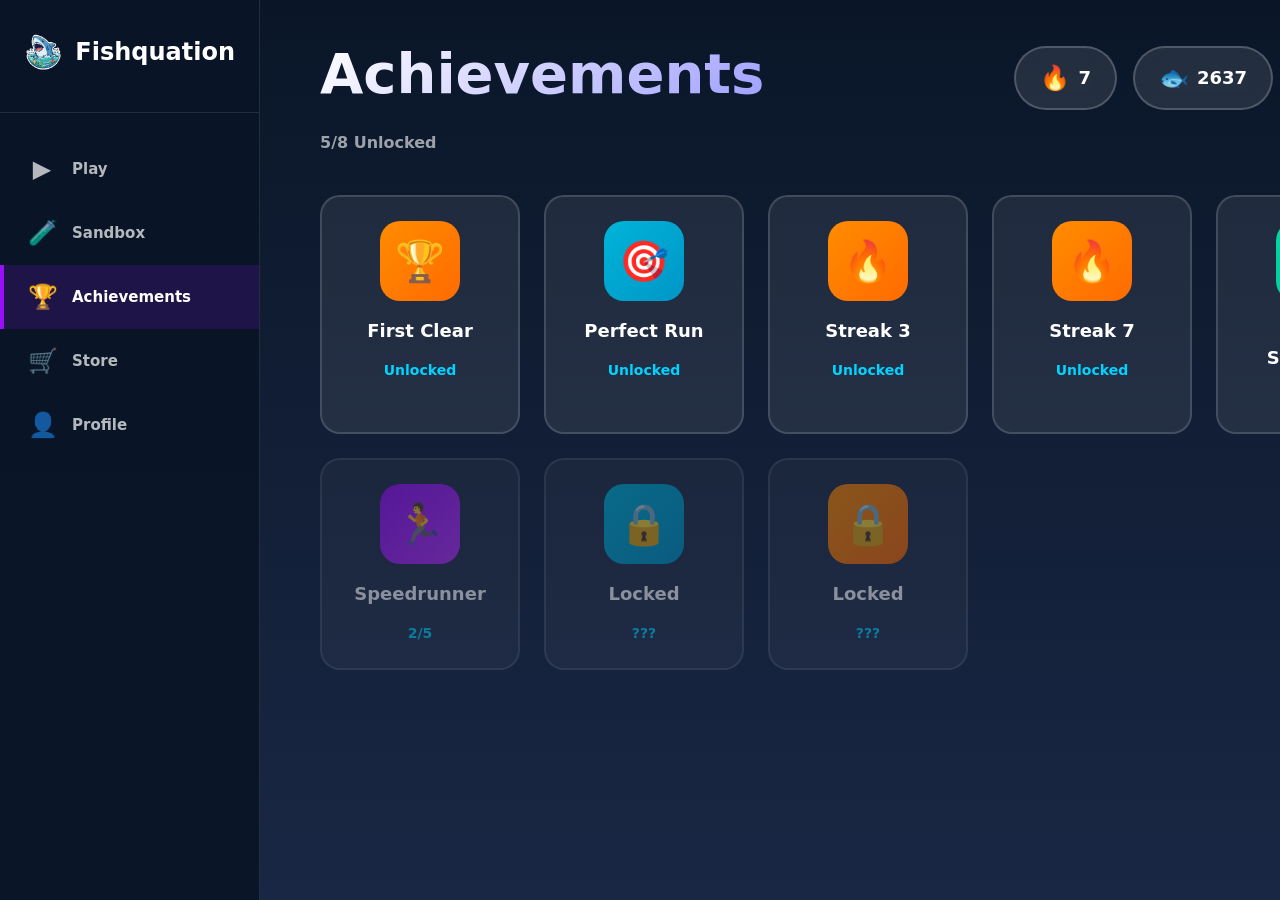
<file: achievements.html>
<!doctype html>
<html lang="en">
<head>
  <meta charset="utf-8" />
  <meta name="viewport" content="width=device-width, initial-scale=1" />
  <title>Fishquation • Achievements</title>
  <link href="https://cdn.jsdelivr.net/npm/bootstrap@5.3.2/dist/css/bootstrap.min.css" rel="stylesheet">
  <link rel="stylesheet" href="css/achievements.css" />
</head>
<body>
  <div class="dashboard-container">
    <aside class="sidebar">
      <div class="sidebar-header">
        <div class="logo-container">
          <div class="logo-image">
            <img src="images/logobgremove.png" alt="Fishquation Logo" />
          </div>
          <div class="logo-text">Fishquation</div>
        </div>
      </div>

      <nav class="nav-menu">
        <a href="dashboard.html" class="nav-item">
          <span class="nav-icon">▶</span>
          <span>Play</span>
        </a>
        <a href="sandbox.html" class="nav-item">
          <span class="nav-icon">🧪</span>
          <span>Sandbox</span>
        </a>
        <a href="achievements.html" class="nav-item active">
          <span class="nav-icon">🏆</span>
          <span>Achievements</span>
        </a>
        <a href="store.html" class="nav-item">
          <span class="nav-icon">🛒</span>
          <span>Store</span>
        </a>
        <a href="profile.html" class="nav-item">
          <span class="nav-icon">👤</span>
          <span>Profile</span>
        </a>
      </nav>
    </aside>

    <main class="main-content">
      <div class="top-bar">
        <h1 class="page-title">Achievements</h1>
        <div class="stats-bar">
          <div class="stat-pill">
            <span class="stat-icon">🔥</span>
            <span id="streakCount">7</span>
          </div>
          <div class="stat-pill">
            <span class="stat-icon">🐟</span>
            <span id="fishFlakes">2637</span>
          </div>
          <div class="stat-pill">
            <span class="stat-icon">⚡</span>
            <span id="totalXP">1669</span>
          </div>
        </div>
      </div>

      <p class="page-subtitle">5/8 Unlocked</p>

      <div class="achievements-grid">
        <div class="achievement-card unlocked" onclick="showAchievementPopup('firstClear')">
          <div class="achievement-icon orange">
            <span>🏆</span>
          </div>
          <div class="achievement-name">First Clear</div>
          <div class="achievement-status">Unlocked</div>
        </div>

        <div class="achievement-card unlocked" onclick="showAchievementPopup('perfectRun')">
          <div class="achievement-icon blue">
            <span>🎯</span>
          </div>
          <div class="achievement-name">Perfect Run</div>
          <div class="achievement-status">Unlocked</div>
        </div>

        <div class="achievement-card unlocked" onclick="showAchievementPopup('streak3')">
          <div class="achievement-icon orange">
            <span>🔥</span>
          </div>
          <div class="achievement-name">Streak 3</div>
          <div class="achievement-status">Unlocked</div>
        </div>

        <div class="achievement-card unlocked" onclick="showAchievementPopup('streak7')">
          <div class="achievement-icon orange">
            <span>🔥</span>
          </div>
          <div class="achievement-name">Streak 7</div>
          <div class="achievement-status">Unlocked</div>
        </div>

        <div class="achievement-card unlocked" onclick="showAchievementPopup('waveSpecialist')">
          <div class="achievement-icon green">
            <span>🌊</span>
          </div>
          <div class="achievement-name">Wave Specialist</div>
          <div class="achievement-status">Unlocked</div>
        </div>

        <div class="achievement-card locked">
          <div class="achievement-icon purple">
            <span>🏃</span>
          </div>
          <div class="achievement-name">Speedrunner</div>
          <div class="achievement-status">2/5</div>
        </div>

        <div class="achievement-card locked">
          <div class="achievement-icon blue">
            <span>🔒</span>
          </div>
          <div class="achievement-name">Locked</div>
          <div class="achievement-status">???</div>
        </div>

        <div class="achievement-card locked">
          <div class="achievement-icon orange">
            <span>🔒</span>
          </div>
          <div class="achievement-name">Locked</div>
          <div class="achievement-status">???</div>
        </div>
      </div>
    </main>

    <nav class="bottom-nav d-md-none">
      <a href="dashboard.html" class="bottom-nav-item">
        <span class="bottom-nav-icon">▶</span>
        <span>Play</span>
      </a>
      <a href="sandbox.html" class="bottom-nav-item">
        <span class="bottom-nav-icon">🧪</span>
        <span>Sandbox</span>
      </a>
      <a href="achievements.html" class="bottom-nav-item active">
        <span class="bottom-nav-icon">🏆</span>
        <span>Achieve</span>
      </a>
      <a href="store.html" class="bottom-nav-item">
        <span class="bottom-nav-icon">🛒</span>
        <span>Store</span>
      </a>
      <a href="profile.html" class="bottom-nav-item">
        <span class="bottom-nav-icon">👤</span>
        <span>Profile</span>
      </a>
    </nav>
  </div>

  <div class="achievement-popup" id="achievementPopup">
    <div class="popup-content">
      <button class="close-popup" id="closePopup">✕</button>
      <div class="popup-icon" id="popupIcon">
        <span>🏆</span>
      </div>
      <h2 class="popup-title" id="popupTitle">First Clear</h2>
      <p class="popup-description" id="popupDescription">Complete your first level</p>
      <div class="popup-reward">
        <span class="reward-label">Reward</span>
        <div class="reward-item">
          <span class="reward-icon">🏅</span>
          <span class="reward-text" id="rewardText">First Steps Badge</span>
        </div>
        <div class="reward-status" id="rewardStatus">Unlocked</div>
      </div>
    </div>
  </div>

  <script src="https://cdn.jsdelivr.net/npm/bootstrap@5.3.2/dist/js/bootstrap.bundle.min.js"></script>
  <script>
    const currentUser = JSON.parse(localStorage.getItem("currentUser") || "{}");

    if (currentUser.streak) {
      document.getElementById("streakCount").textContent = currentUser.streak;
    }

    if (currentUser.fishFlakes) {
      document.getElementById("fishFlakes").textContent = currentUser.fishFlakes;
    }

    if (currentUser.xp) {
      document.getElementById("totalXP").textContent = currentUser.xp;
    }

    const achievementData = {
      firstClear: {
        icon: '🏆',
        iconColor: 'orange',
        title: 'First Clear',
        description: 'Complete your first level',
        reward: 'First Steps Badge',
        rewardIcon: '🏅',
        status: 'Unlocked'
      },
      perfectRun: {
        icon: '🎯',
        iconColor: 'blue',
        title: 'Perfect Run',
        description: 'Complete a level with 0 mistakes',
        reward: 'Perfectionist Badge',
        rewardIcon: '🎯',
        status: 'Unlocked'
      },
      streak3: {
        icon: '🔥',
        iconColor: 'orange',
        title: 'Streak 3',
        description: 'Maintain a 3-day streak',
        reward: 'Fire Starter Badge',
        rewardIcon: '🔥',
        status: 'Unlocked'
      },
      streak7: {
        icon: '🔥',
        iconColor: 'orange',
        title: 'Streak 7',
        description: 'Maintain a 7-day streak',
        reward: 'Week Warrior Badge',
        rewardIcon: '🔥',
        status: 'Unlocked'
      },
      waveSpecialist: {
        icon: '🌊',
        iconColor: 'green',
        title: 'Wave Specialist',
        description: 'Complete 10 sandbox waves',
        reward: 'Wave Master Badge',
        rewardIcon: '🌊',
        status: 'Unlocked'
      }
    };

    function showAchievementPopup(achievementId) {
      const achievement = achievementData[achievementId];
      if (!achievement) return;

      document.getElementById('popupIcon').innerHTML = `<span>${achievement.icon}</span>`;
      document.getElementById('popupIcon').className = `popup-icon ${achievement.iconColor}`;
      document.getElementById('popupTitle').textContent = achievement.title;
      document.getElementById('popupDescription').textContent = achievement.description;
      document.getElementById('rewardText').innerHTML = `<span class="reward-icon">${achievement.rewardIcon}</span> ${achievement.reward}`;
      document.getElementById('rewardStatus').textContent = achievement.status;

      document.getElementById('achievementPopup').classList.add('active');
    }

    document.getElementById('closePopup').addEventListener('click', () => {
      document.getElementById('achievementPopup').classList.remove('active');
    });

    document.getElementById('achievementPopup').addEventListener('click', (e) => {
      if (e.target.id === 'achievementPopup') {
        document.getElementById('achievementPopup').classList.remove('active');
      }
    });
  </script>
</body>
</html>
</file>
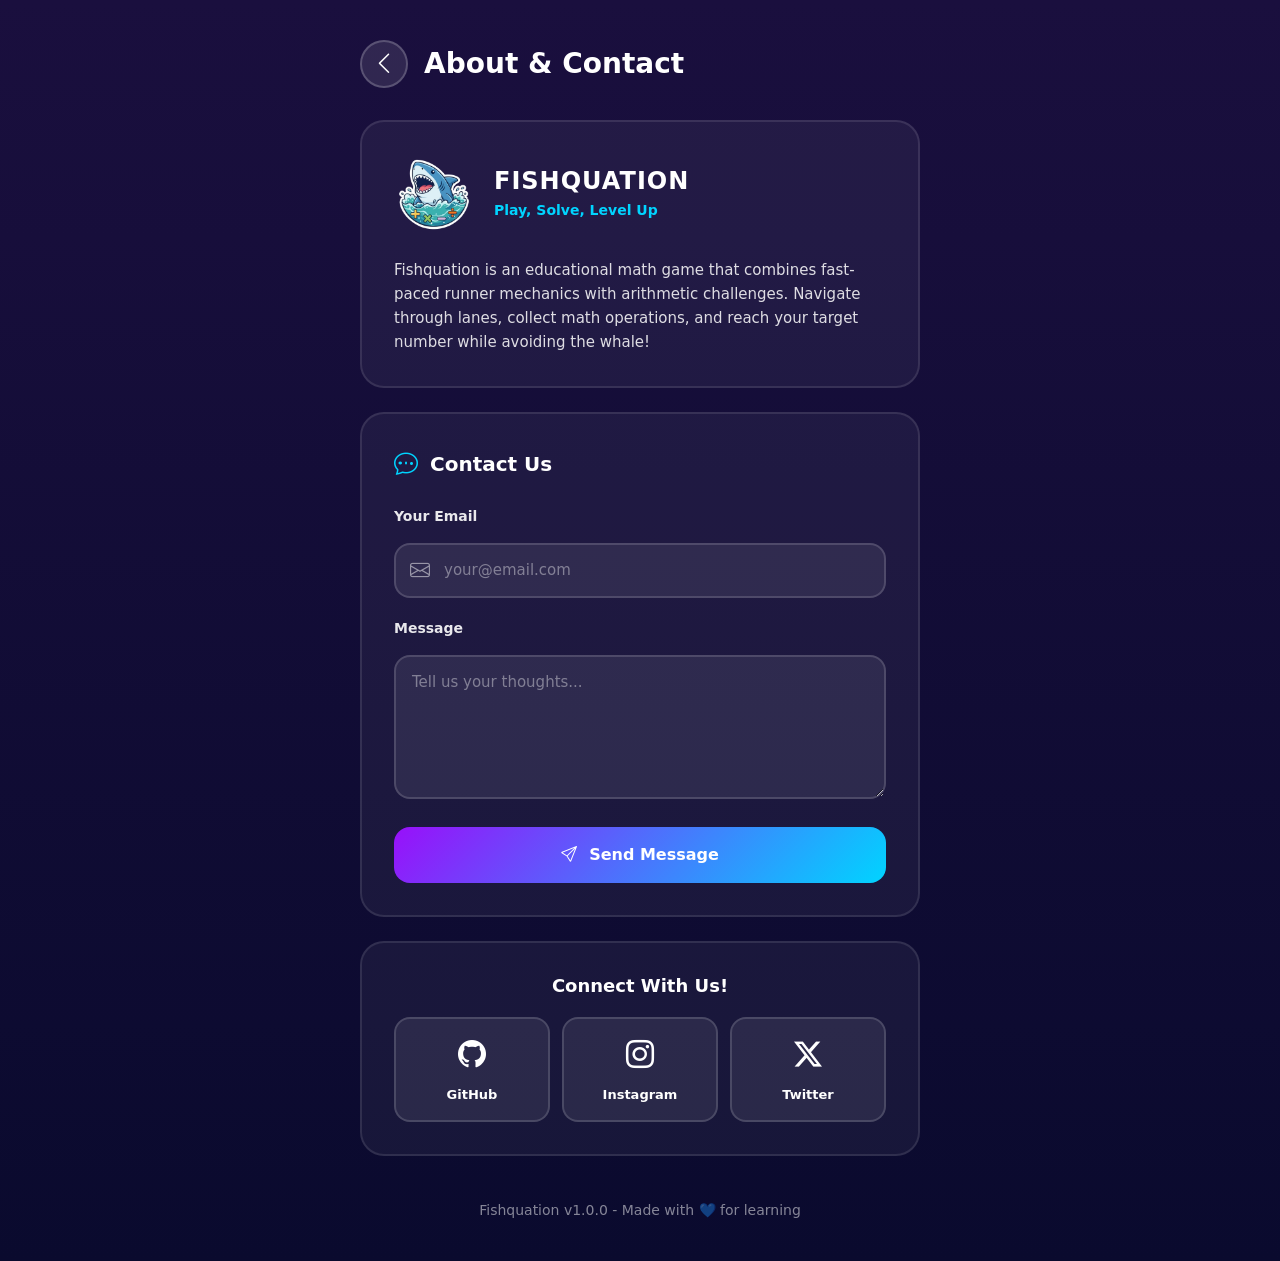
<file: contact.html>
<!doctype html>
<html lang="en">
<head>
  <meta charset="utf-8" />
  <meta name="viewport" content="width=device-width, initial-scale=1" />
  <title>Fishquation • Contact & About</title>
  <link href="https://cdn.jsdelivr.net/npm/bootstrap@5.3.2/dist/css/bootstrap.min.css" rel="stylesheet">
  <link rel="stylesheet" href="https://cdn.jsdelivr.net/npm/bootstrap-icons@1.11.3/font/bootstrap-icons.min.css">
  <link rel="stylesheet" href="css/contact.css" />
</head>
<body>
  <div class="contact-container">
    <div class="top-bar">
      <button class="back-btn" onclick="window.history.back()" aria-label="Back">
        <i class="bi bi-chevron-left"></i>
      </button>
      <h1 class="page-title">About & Contact</h1>
    </div>

    <div class="main-content">
      <div class="about-card">
        <div class="logo-section">
          <img src="images/logobgremove.png" alt="Fishquation Logo" class="about-logo" />
          <div class="brand-info">
            <h2 class="brand-name">FISHQUATION</h2>
            <p class="brand-tagline">Play, Solve, Level Up</p>
          </div>
        </div>

        <p class="about-description">
          Fishquation is an educational math game that combines fast-paced runner mechanics with arithmetic challenges. Navigate through lanes, collect math operations, and reach your target number while avoiding the whale!
        </p>
      </div>

      <div class="contact-form-card">
        <div class="card-header">
          <i class="bi bi-chat-dots" style="font-size: 24px; color: #00d4ff;"></i>
          <h3 class="card-title">Contact Us</h3>
        </div>

        <form id="contactForm" class="contact-form">
          <div class="form-group">
            <label for="emailInput" class="form-label">Your Email</label>
            <div class="input-wrapper">
              <i class="bi bi-envelope input-icon"></i>
              <input type="email" id="emailInput" class="form-input" placeholder="your@email.com" required />
            </div>
          </div>

          <div class="form-group">
            <label for="messageInput" class="form-label">Message</label>
            <textarea id="messageInput" class="form-textarea" rows="5" placeholder="Tell us your thoughts..." required></textarea>
          </div>

          <button type="submit" class="submit-btn">
            <i class="bi bi-send"></i>
            Send Message
          </button>
        </form>

        <div id="successMessage" class="success-message" style="display: none;">
          Message Sent Successfully!
        </div>
      </div>

      <div class="social-card">
        <h3 class="social-title">Connect With Us!</h3>
        <div class="social-buttons">
          <a href="https://github.com" target="_blank" class="social-btn">
            <i class="bi bi-github"></i>
            <span>GitHub</span>
          </a>

          <a href="https://instagram.com" target="_blank" class="social-btn">
            <i class="bi bi-instagram"></i>
            <span>Instagram</span>
          </a>

          <a href="https://twitter.com" target="_blank" class="social-btn">
            <i class="bi bi-twitter-x"></i>
            <span>Twitter</span>
          </a>
        </div>
      </div>

      <div class="footer-text">
        Fishquation v1.0.0 - Made with 💙 for learning
      </div>
    </div>
  </div>

  <script src="https://cdn.jsdelivr.net/npm/bootstrap@5.3.2/dist/js/bootstrap.bundle.min.js"></script>
  <script>
    document.getElementById('contactForm').addEventListener('submit', (e) => {
      e.preventDefault();
      
      const email = document.getElementById('emailInput').value;
      const message = document.getElementById('messageInput').value;

      document.getElementById('contactForm').style.display = 'none';
      document.getElementById('successMessage').style.display = 'block';

      setTimeout(() => {
        document.getElementById('contactForm').style.display = 'block';
        document.getElementById('successMessage').style.display = 'none';
        document.getElementById('contactForm').reset();
      }, 3000);
    });
  </script>
</body>
</html>
</file>
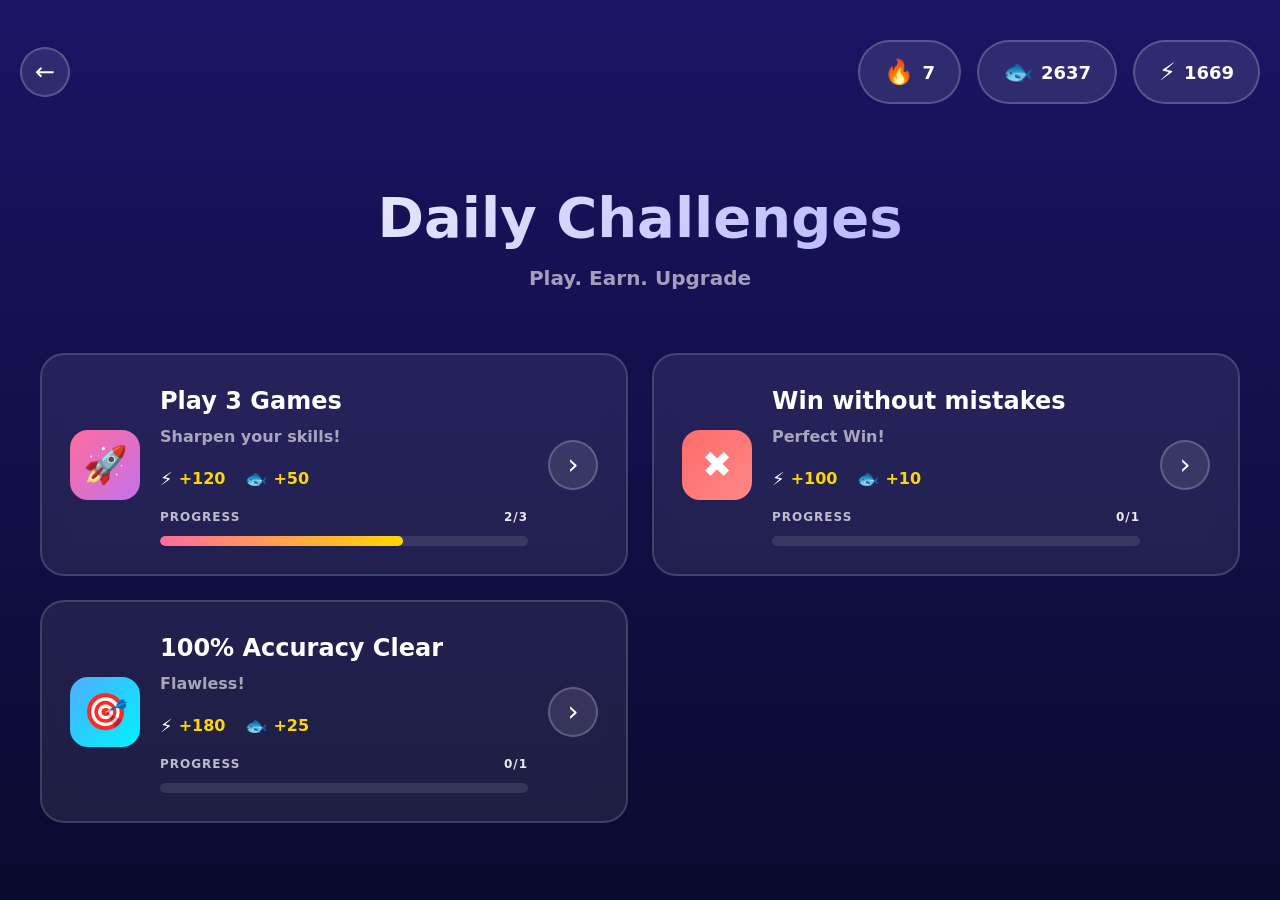
<file: daily.html>
<!doctype html>
<html lang="en">
<head>
  <meta charset="utf-8" />
  <meta name="viewport" content="width=device-width, initial-scale=1" />
  <title>Fishquation • Daily Challenge</title>
  <link href="https://cdn.jsdelivr.net/npm/bootstrap@5.3.2/dist/css/bootstrap.min.css" rel="stylesheet">
  <link rel="stylesheet" href="css/daily.css" />
</head>
<body>
  <div class="daily-container">
    <div class="top-bar">
      <button class="back-btn" id="backBtn" aria-label="Back">←</button>
      <div class="stats-bar">
        <div class="stat-pill">
          <span class="stat-icon">🔥</span>
          <span id="streakCount">7</span>
        </div>
        <div class="stat-pill">
          <span class="stat-icon">🐟</span>
          <span id="fishFlakes">2637</span>
        </div>
        <div class="stat-pill">
          <span class="stat-icon">⚡</span>
          <span id="totalXP">1669</span>
        </div>
      </div>
    </div>

    <div class="main-content">
      <div class="header-section">
        <h1 class="page-title">Daily Challenges</h1>
        <p class="page-subtitle">Play. Earn. Upgrade</p>
      </div>

      <div class="challenges-grid">
        <div class="challenge-card" data-challenge="1">
          <div class="challenge-icon-box play">
            <span class="challenge-icon">🚀</span>
          </div>
          
          <div class="challenge-content">
            <div class="challenge-title">Play 3 Games</div>
            <div class="challenge-subtitle">Sharpen your skills!</div>
            
            <div class="challenge-rewards">
              <div class="reward-item">
                <span class="reward-icon">⚡</span>
                <span class="reward-value">+120</span>
              </div>
              <div class="reward-item">
                <span class="reward-icon">🐟</span>
                <span class="reward-value">+50</span>
              </div>
            </div>

            <div class="challenge-progress">
              <div class="progress-label">
                <span>PROGRESS</span>
                <span class="progress-count">2/3</span>
              </div>
              <div class="progress-bar-container">
                <div class="progress-bar-fill" style="width: 66%"></div>
              </div>
            </div>
          </div>

          <button class="challenge-arrow">›</button>
        </div>

        <div class="challenge-card" data-challenge="2">
          <div class="challenge-icon-box perfect">
            <span class="challenge-icon">✖</span>
          </div>
          
          <div class="challenge-content">
            <div class="challenge-title">Win without mistakes</div>
            <div class="challenge-subtitle">Perfect Win!</div>
            
            <div class="challenge-rewards">
              <div class="reward-item">
                <span class="reward-icon">⚡</span>
                <span class="reward-value">+100</span>
              </div>
              <div class="reward-item">
                <span class="reward-icon">🐟</span>
                <span class="reward-value">+10</span>
              </div>
            </div>

            <div class="challenge-progress">
              <div class="progress-label">
                <span>PROGRESS</span>
                <span class="progress-count">0/1</span>
              </div>
              <div class="progress-bar-container">
                <div class="progress-bar-fill" style="width: 0%"></div>
              </div>
            </div>
          </div>

          <button class="challenge-arrow">›</button>
        </div>

        <div class="challenge-card" data-challenge="3">
          <div class="challenge-icon-box accuracy">
            <span class="challenge-icon">🎯</span>
          </div>
          
          <div class="challenge-content">
            <div class="challenge-title">100% Accuracy Clear</div>
            <div class="challenge-subtitle">Flawless!</div>
            
            <div class="challenge-rewards">
              <div class="reward-item">
                <span class="reward-icon">⚡</span>
                <span class="reward-value">+180</span>
              </div>
              <div class="reward-item">
                <span class="reward-icon">🐟</span>
                <span class="reward-value">+25</span>
              </div>
            </div>

            <div class="challenge-progress">
              <div class="progress-label">
                <span>PROGRESS</span>
                <span class="progress-count">0/1</span>
              </div>
              <div class="progress-bar-container">
                <div class="progress-bar-fill" style="width: 0%"></div>
              </div>
            </div>
          </div>

          <button class="challenge-arrow">›</button>
        </div>
      </div>
    </div>
  </div>

  <script src="https://cdn.jsdelivr.net/npm/bootstrap@5.3.2/dist/js/bootstrap.bundle.min.js"></script>
  <script>
    const currentUser = JSON.parse(localStorage.getItem("currentUser") || "{}");

    if (currentUser.streak) {
      document.getElementById("streakCount").textContent = currentUser.streak;
    }

    if (currentUser.fishFlakes) {
      document.getElementById("fishFlakes").textContent = currentUser.fishFlakes;
    }

    if (currentUser.xp) {
      document.getElementById("totalXP").textContent = currentUser.xp;
    }

    document.getElementById('backBtn').addEventListener('click', () => {
      window.location.href = 'dashboard.html';
    });

    document.querySelectorAll('.challenge-card').forEach(card => {
      card.addEventListener('click', () => {
        const challengeNum = card.dataset.challenge;
        window.location.href = `game.html?mode=main&level=1&challenge=${challengeNum}`;
      });
    });
  </script>
</body>
</html>
</file>
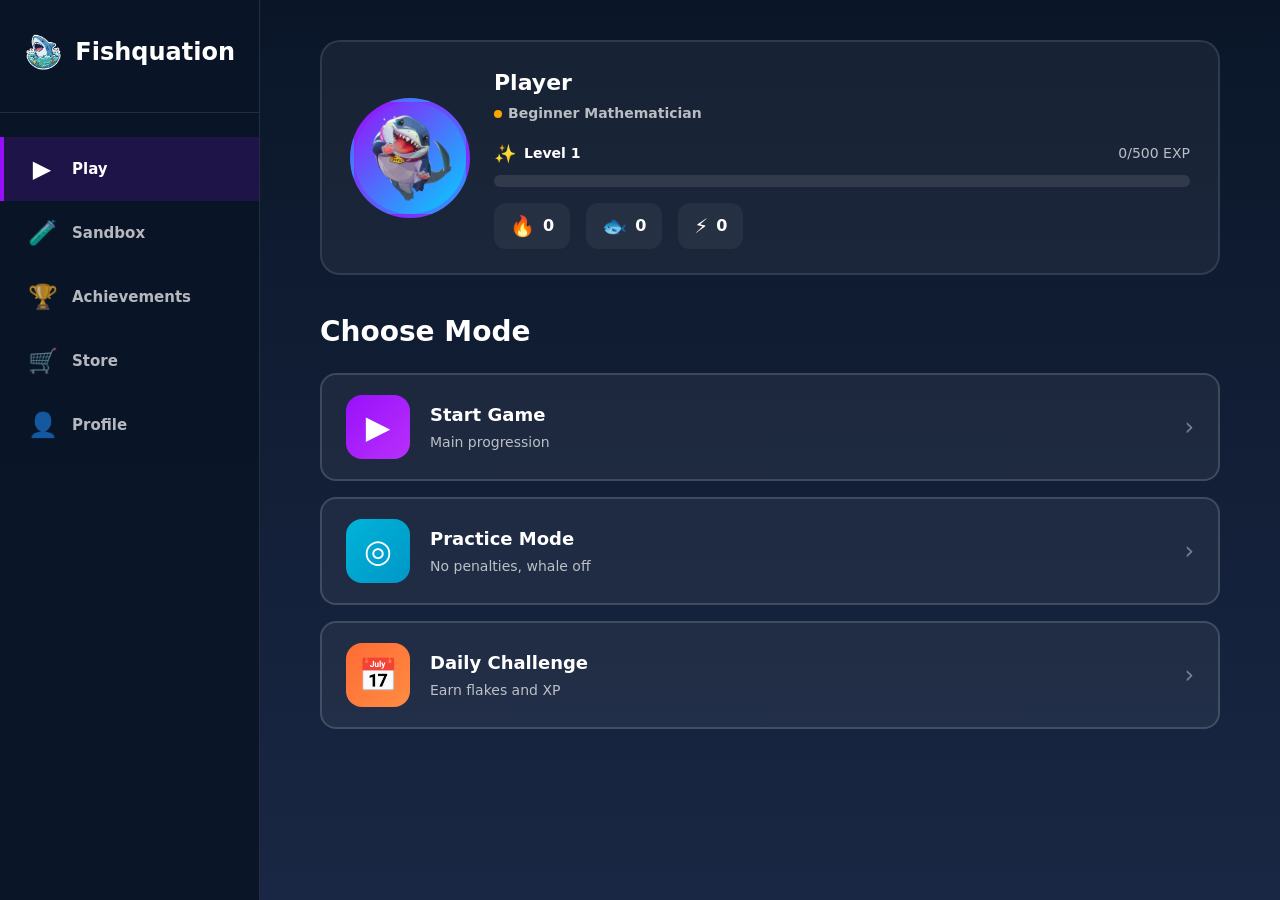
<file: dashboard.html>
<!doctype html>
<html lang="en">
<head>
  <meta charset="utf-8" />
  <meta name="viewport" content="width=device-width, initial-scale=1" />
  <title>Fishquation • Dashboard</title>
  <link href="https://cdn.jsdelivr.net/npm/bootstrap@5.3.2/dist/css/bootstrap.min.css" rel="stylesheet">
  <link rel="stylesheet" href="css/dashboard.css" />
</head>
<body>
  <div class="dashboard-container">
    <aside class="sidebar">
      <div class="sidebar-header">
        <div class="logo-container">
          <div class="logo-image">
            <img src="images/logobgremove.png" alt="Fishquation Logo" />
          </div>
          <div class="logo-text">Fishquation</div>
        </div>
      </div>

      <nav class="nav-menu">
        <a href="dashboard.html" class="nav-item active">
          <span class="nav-icon">▶</span>
          <span>Play</span>
        </a>
        <a href="sandbox.html" class="nav-item">
          <span class="nav-icon">🧪</span>
          <span>Sandbox</span>
        </a>
        <a href="achievements.html" class="nav-item">
          <span class="nav-icon">🏆</span>
          <span>Achievements</span>
        </a>
        <a href="store.html" class="nav-item">
          <span class="nav-icon">🛒</span>
          <span>Store</span>
        </a>
        <a href="profile.html" class="nav-item">
          <span class="nav-icon">👤</span>
          <span>Profile</span>
        </a>
      </nav>
    </aside>

    <main class="main-content">
      <div class="profile-card">
        <div class="profile-avatar">
          <img src="images/jeffimage.png" alt="Profile" />
        </div>
        <div class="profile-info">
          <div class="profile-name" id="userName">Player</div>
          <div class="profile-badge">
            <span class="badge-dot"></span>
            <span id="userBadge">Beginner Mathematician</span>
          </div>
          <div class="profile-level">
            <div class="level-header">
              <div class="level-text">
                <span class="level-icon">✨</span>
                <span>Level <span id="userLevel">1</span></span>
              </div>
              <div class="level-xp"><span id="currentXP">0</span>/<span id="maxXP">500</span> EXP</div>
            </div>
            <div class="level-bar">
              <div class="level-bar-fill" id="xpBar" style="width: 0%"></div>
            </div>
          </div>
          <div class="stats-row">
            <div class="stat-badge">
              <span class="stat-icon">🔥</span>
              <span class="stat-value" id="streakCount">0</span>
            </div>
            <div class="stat-badge">
              <span class="stat-icon">🐟</span>
              <span class="stat-value" id="fishFlakes">0</span>
            </div>
            <div class="stat-badge">
              <span class="stat-icon">⚡</span>
              <span class="stat-value" id="totalXP">0</span>
            </div>
          </div>
        </div>
      </div>

      <h2 class="section-title">Choose Mode</h2>

      <div class="modes-grid">
        <a href="level-select.html?mode=main" class="mode-card start-game">
          <div class="mode-icon-box">▶</div>
          <div class="mode-content">
            <div class="mode-title">Start Game</div>
            <div class="mode-description">Main progression</div>
          </div>
          <div class="mode-arrow">›</div>
        </a>

        <a href="level-select.html?mode=practice" class="mode-card practice">
          <div class="mode-icon-box">◎</div>
          <div class="mode-content">
            <div class="mode-title">Practice Mode</div>
            <div class="mode-description">No penalties, whale off</div>
          </div>
          <div class="mode-arrow">›</div>
        </a>

        <a href="daily.html" class="mode-card daily">
          <div class="mode-icon-box">📅</div>
          <div class="mode-content">
            <div class="mode-title">Daily Challenge</div>
            <div class="mode-description">Earn flakes and XP</div>
          </div>
          <div class="mode-arrow">›</div>
        </a>
      </div>
    </main>

    <nav class="bottom-nav d-md-none">
      <a href="dashboard.html" class="bottom-nav-item active">
        <span class="bottom-nav-icon">▶</span>
        <span>Play</span>
      </a>
      <a href="sandbox.html" class="bottom-nav-item">
        <span class="bottom-nav-icon">🧪</span>
        <span>Sandbox</span>
      </a>
      <a href="achievements.html" class="bottom-nav-item">
        <span class="bottom-nav-icon">🏆</span>
        <span>Achieve</span>
      </a>
      <a href="store.html" class="bottom-nav-item">
        <span class="bottom-nav-icon">🛒</span>
        <span>Store</span>
      </a>
      <a href="profile.html" class="bottom-nav-item">
        <span class="bottom-nav-icon">👤</span>
        <span>Profile</span>
      </a>
    </nav>
  </div>

  <script src="https://cdn.jsdelivr.net/npm/bootstrap@5.3.2/dist/js/bootstrap.bundle.min.js"></script>
  <script>
    const currentUser = JSON.parse(localStorage.getItem("currentUser") || "{}");

    if (currentUser.username) {
      document.getElementById("userName").textContent = currentUser.username;
    }

    if (currentUser.selectedExperience) {
      const badge = currentUser.selectedExperience === "Beginner Math" 
        ? "Beginner Mathematician" 
        : "Advanced Mathematician";
      document.getElementById("userBadge").textContent = badge;
    }

    if (currentUser.level) {
      document.getElementById("userLevel").textContent = currentUser.level;
    }

    if (currentUser.xp) {
      document.getElementById("currentXP").textContent = currentUser.xp;
      document.getElementById("totalXP").textContent = currentUser.xp;
      
      const maxXP = (currentUser.level || 1) * 500;
      document.getElementById("maxXP").textContent = maxXP;
      
      const percentage = (currentUser.xp / maxXP) * 100;
      document.getElementById("xpBar").style.width = `${Math.min(percentage, 100)}%`;
    }

    if (currentUser.streak) {
      document.getElementById("streakCount").textContent = currentUser.streak;
    }

    if (currentUser.fishFlakes) {
      document.getElementById("fishFlakes").textContent = currentUser.fishFlakes;
    }
  </script>
</body>
</html>
</file>
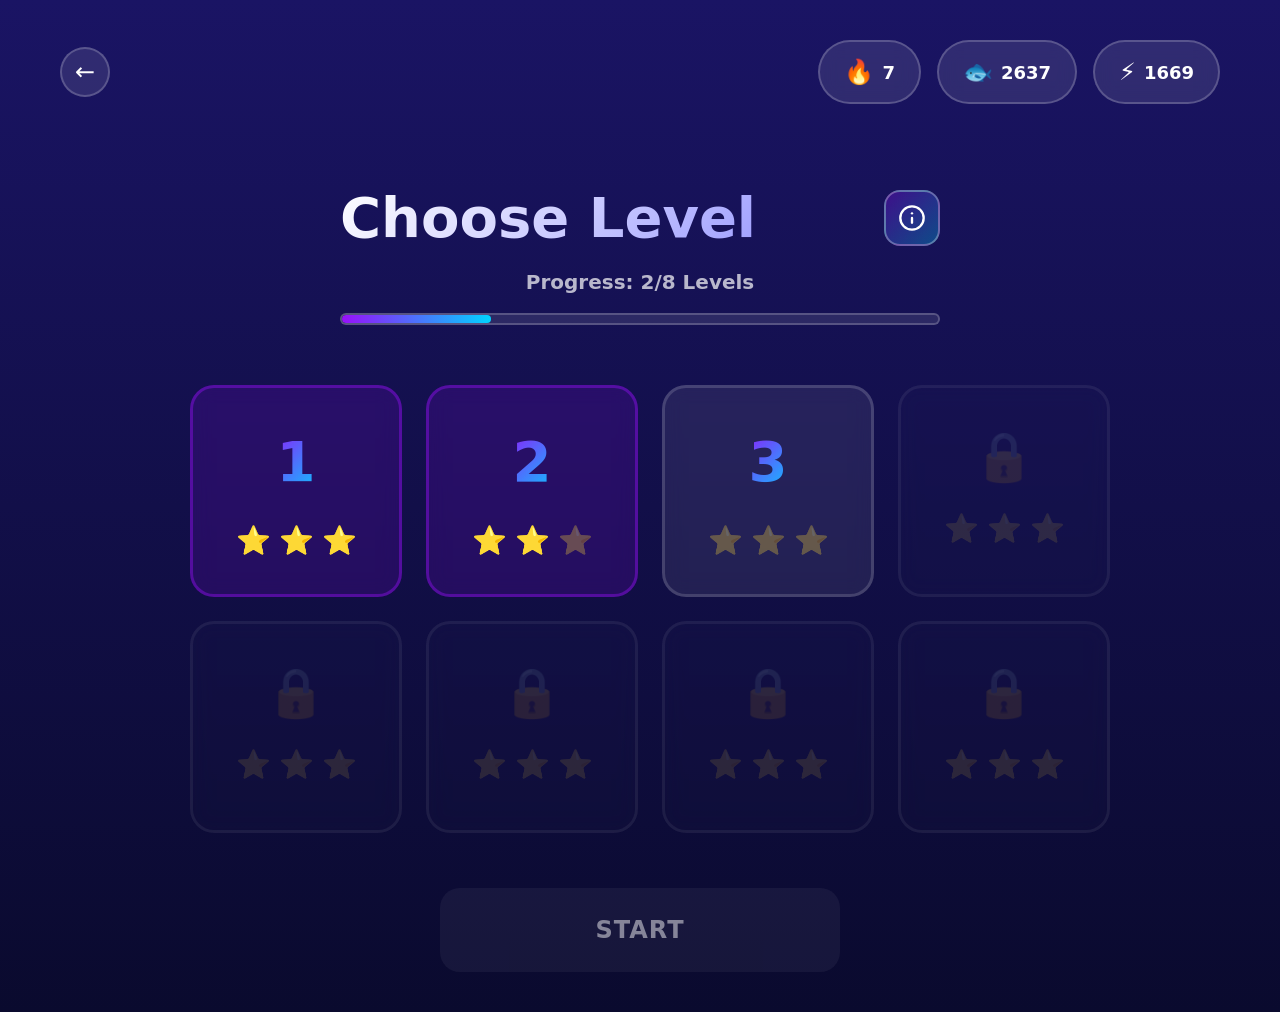
<file: level-select.html>
<!doctype html>
<html lang="en">
<head>
  <meta charset="utf-8" />
  <meta name="viewport" content="width=device-width, initial-scale=1" />
  <title>Fishquation • Choose Level</title>
  <link href="https://cdn.jsdelivr.net/npm/bootstrap@5.3.2/dist/css/bootstrap.min.css" rel="stylesheet">
  <link rel="stylesheet" href="css/level-select.css" />
</head>
<body>
  <div class="level-select-container">
    <div class="top-bar">
      <button class="back-btn" id="backBtn" aria-label="Back">←</button>
      <div class="stats-bar">
        <div class="stat-pill">
          <span class="stat-icon">🔥</span>
          <span id="streakCount">7</span>
        </div>
        <div class="stat-pill">
          <span class="stat-icon">🐟</span>
          <span id="fishFlakes">2637</span>
        </div>
        <div class="stat-pill">
          <span class="stat-icon">⚡</span>
          <span id="totalXP">1669</span>
        </div>
      </div>
    </div>

    <div class="main-content">
      <div class="header-section">
        <div class="title-row">
          <h1 class="page-title">Choose Level</h1>
          <button class="info-btn" id="infoBtn" aria-label="Game Info">
            <svg width="24" height="24" viewBox="0 0 24 24" fill="none" stroke="currentColor" stroke-width="2" stroke-linecap="round" stroke-linejoin="round">
              <circle cx="12" cy="12" r="10"></circle>
              <line x1="12" y1="16" x2="12" y2="12"></line>
              <line x1="12" y1="8" x2="12.01" y2="8"></line>
            </svg>
          </button>
        </div>
        <p class="progress-text">Progress: <span id="progressText">2/8</span> Levels</p>
        <div class="progress-bar-container">
          <div class="progress-bar-fill" id="progressBar" style="width: 25%"></div>
        </div>
      </div>

      <div class="levels-grid" id="levelsGrid">
        <div class="level-card completed" data-level="1">
          <div class="level-number">1</div>
          <div class="stars-row">
            <span class="star earned">⭐</span>
            <span class="star earned">⭐</span>
            <span class="star earned">⭐</span>
          </div>
        </div>

        <div class="level-card completed" data-level="2">
          <div class="level-number">2</div>
          <div class="stars-row">
            <span class="star earned">⭐</span>
            <span class="star earned">⭐</span>
            <span class="star">⭐</span>
          </div>
        </div>

        <div class="level-card" data-level="3">
          <div class="level-number">3</div>
          <div class="stars-row">
            <span class="star">⭐</span>
            <span class="star">⭐</span>
            <span class="star">⭐</span>
          </div>
        </div>

        <div class="level-card locked" data-level="4">
          <div class="level-number">🔒</div>
          <div class="stars-row">
            <span class="star">⭐</span>
            <span class="star">⭐</span>
            <span class="star">⭐</span>
          </div>
        </div>

        <div class="level-card locked" data-level="5">
          <div class="level-number">🔒</div>
          <div class="stars-row">
            <span class="star">⭐</span>
            <span class="star">⭐</span>
            <span class="star">⭐</span>
          </div>
        </div>

        <div class="level-card locked" data-level="6">
          <div class="level-number">🔒</div>
          <div class="stars-row">
            <span class="star">⭐</span>
            <span class="star">⭐</span>
            <span class="star">⭐</span>
          </div>
        </div>

        <div class="level-card locked" data-level="7">
          <div class="level-number">🔒</div>
          <div class="stars-row">
            <span class="star">⭐</span>
            <span class="star">⭐</span>
            <span class="star">⭐</span>
          </div>
        </div>

        <div class="level-card locked" data-level="8">
          <div class="level-number">🔒</div>
          <div class="stars-row">
            <span class="star">⭐</span>
            <span class="star">⭐</span>
            <span class="star">⭐</span>
          </div>
        </div>
      </div>

      <button class="start-button" id="startBtn" disabled>Start</button>
    </div>
  </div>

  <div class="game-info-modal" id="gameInfoModal">
    <div class="modal-content">
      <button class="close-modal" id="closeModal">✕</button>
      
      <h2 class="modal-title">The Whale</h2>
      
      <div class="sketchfab-embed-wrapper">
        <iframe 
          title="Whale for Fishquation" 
          frameborder="0" 
          allowfullscreen 
          mozallowfullscreen="true" 
          webkitallowfullscreen="true" 
          allow="autoplay; fullscreen; xr-spatial-tracking" 
          xr-spatial-tracking 
          execution-while-out-of-viewport 
          execution-while-not-rendered 
          web-share 
          src="https://sketchfab.com/models/42617cdd2625435aafe55ca127980209/embed">
        </iframe>
        <p style="font-size: 13px; font-weight: normal; margin: 5px; color: #4A4A4A;">
          <a href="https://sketchfab.com/3d-models/whale-for-fishquation-42617cdd2625435aafe55ca127980209?utm_medium=embed&utm_campaign=share-popup&utm_content=42617cdd2625435aafe55ca127980209" target="_blank" rel="nofollow" style="font-weight: bold; color: #1CAAD9;">Whale for Fishquation</a> by <a href="https://sketchfab.com/fishermien?utm_medium=embed&utm_campaign=share-popup&utm_content=42617cdd2625435aafe55ca127980209" target="_blank" rel="nofollow" style="font-weight: bold; color: #1CAAD9;">fishermien</a> on <a href="https://sketchfab.com?utm_medium=embed&utm_campaign=share-popup&utm_content=42617cdd2625435aafe55ca127980209" target="_blank" rel="nofollow" style="font-weight: bold; color: #1CAAD9;">Sketchfab</a>
        </p>
      </div>
    </div>
  </div>

  <script src="https://cdn.jsdelivr.net/npm/bootstrap@5.3.2/dist/js/bootstrap.bundle.min.js"></script>
  <script>
    const currentUser = JSON.parse(localStorage.getItem("currentUser") || "{}");
    const gameMode = new URLSearchParams(window.location.search).get('mode') || 'main';
    
    let selectedLevel = null;

    if (currentUser.streak) {
      document.getElementById("streakCount").textContent = currentUser.streak;
    }

    if (currentUser.fishFlakes) {
      document.getElementById("fishFlakes").textContent = currentUser.fishFlakes;
    }

    if (currentUser.xp) {
      document.getElementById("totalXP").textContent = currentUser.xp;
    }

    const completedLevels = currentUser.completedLevels || 2;
    const totalLevels = 8;
    const progressPercentage = (completedLevels / totalLevels) * 100;
    
    document.getElementById("progressText").textContent = `${completedLevels}/${totalLevels}`;
    document.getElementById("progressBar").style.width = `${progressPercentage}%`;

    document.querySelectorAll('.level-card:not(.locked)').forEach(card => {
      card.addEventListener('click', () => {
        document.querySelectorAll('.level-card').forEach(c => c.style.boxShadow = '');
        card.style.boxShadow = '0 0 0 3px #9810fa';
        
        selectedLevel = card.dataset.level;
        document.getElementById('startBtn').disabled = false;
      });
    });

    document.getElementById('startBtn').addEventListener('click', () => {
      if (selectedLevel) {
        window.location.href = `game.html?mode=${gameMode}&level=${selectedLevel}`;
      }
    });

    document.getElementById('backBtn').addEventListener('click', () => {
      window.location.href = 'dashboard.html';
    });

    document.getElementById('infoBtn').addEventListener('click', () => {
      const modal = document.getElementById('gameInfoModal');
      modal.classList.add('active');
      setTimeout(() => {
        document.querySelector('.modal-content').scrollTop = 0;
      }, 10);
    });

    document.getElementById('closeModal').addEventListener('click', () => {
      document.getElementById('gameInfoModal').classList.remove('active');
    });

    document.getElementById('gameInfoModal').addEventListener('click', (e) => {
      if (e.target.id === 'gameInfoModal') {
        document.getElementById('gameInfoModal').classList.remove('active');
      }
    });
  </script>
</body>
</html>
</file>
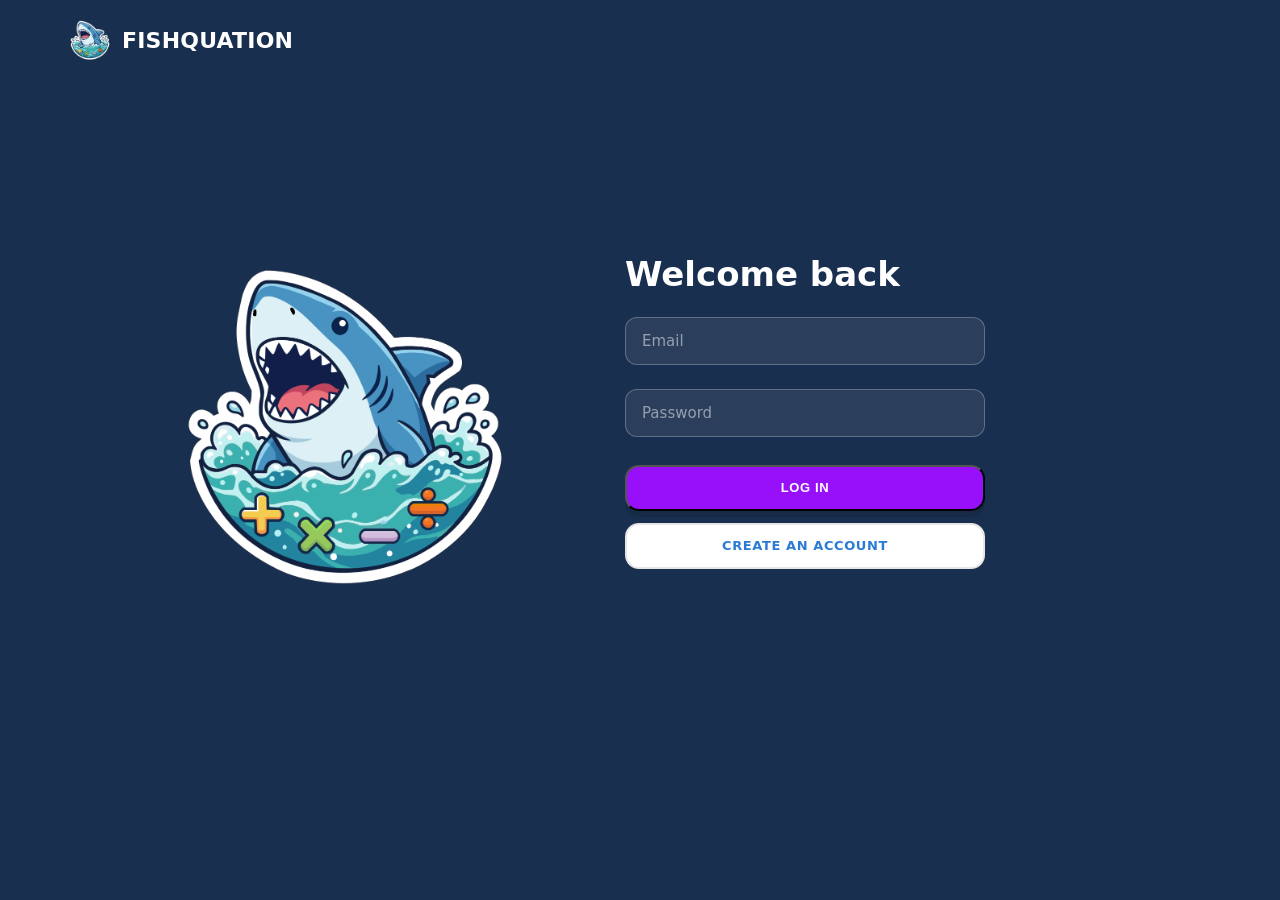
<file: login.html>
<!DOCTYPE html>
<html lang="en">
<head>
  <meta charset="utf-8" />
  <meta name="viewport" content="width=device-width, initial-scale=1" />
  <title>Login • Fishquation</title>
  <link rel="stylesheet" href="css/style.css" />
  <link rel="stylesheet" href="css/account.css" />
</head>
<body class="landing">
  <header class="topbar landing-topbar">
    <a class="brand landing-brand" href="index.html" aria-label="Fishquation Home">
      <img class="brand-logo" src="images/logo.png" alt="Fishquation logo" />
      <span class="brand-text">Fishquation</span>
    </a>
  </header>

  <main class="hero landing-hero">
    <section class="hero-inner landing-hero-inner">
      <div class="hero-visual landing-hero-visual" aria-hidden="true">
        <img class="hero-logo" src="images/logo.png" alt="" />
      </div>

      <div class="hero-copy landing-hero-copy">
        <h1 class="headline landing-headline">Welcome back</h1>

        <form id="loginForm" class="cta landing-cta" autocomplete="on">
          <input 
            id="liEmail" 
            name="email" 
            type="email" 
            placeholder="Email" 
            class="auth-input email" 
            required>

          <input 
            id="liPass" 
            name="password" 
            type="password" 
            placeholder="Password" 
            class="auth-input password" 
            required>

          <button class="btn btn-primary landing-btn-primary auth-btn" type="submit">
            LOG IN
          </button>

          <a class="btn btn-outline landing-btn-outline auth-btn" href="signup.html">
            CREATE AN ACCOUNT
          </a>

          <p id="formMsg" class="form-message"></p>
        </form>
      </div>
    </section>
  </main>

  <script src="auth-pages.js"></script>
</body>
</html>
</file>
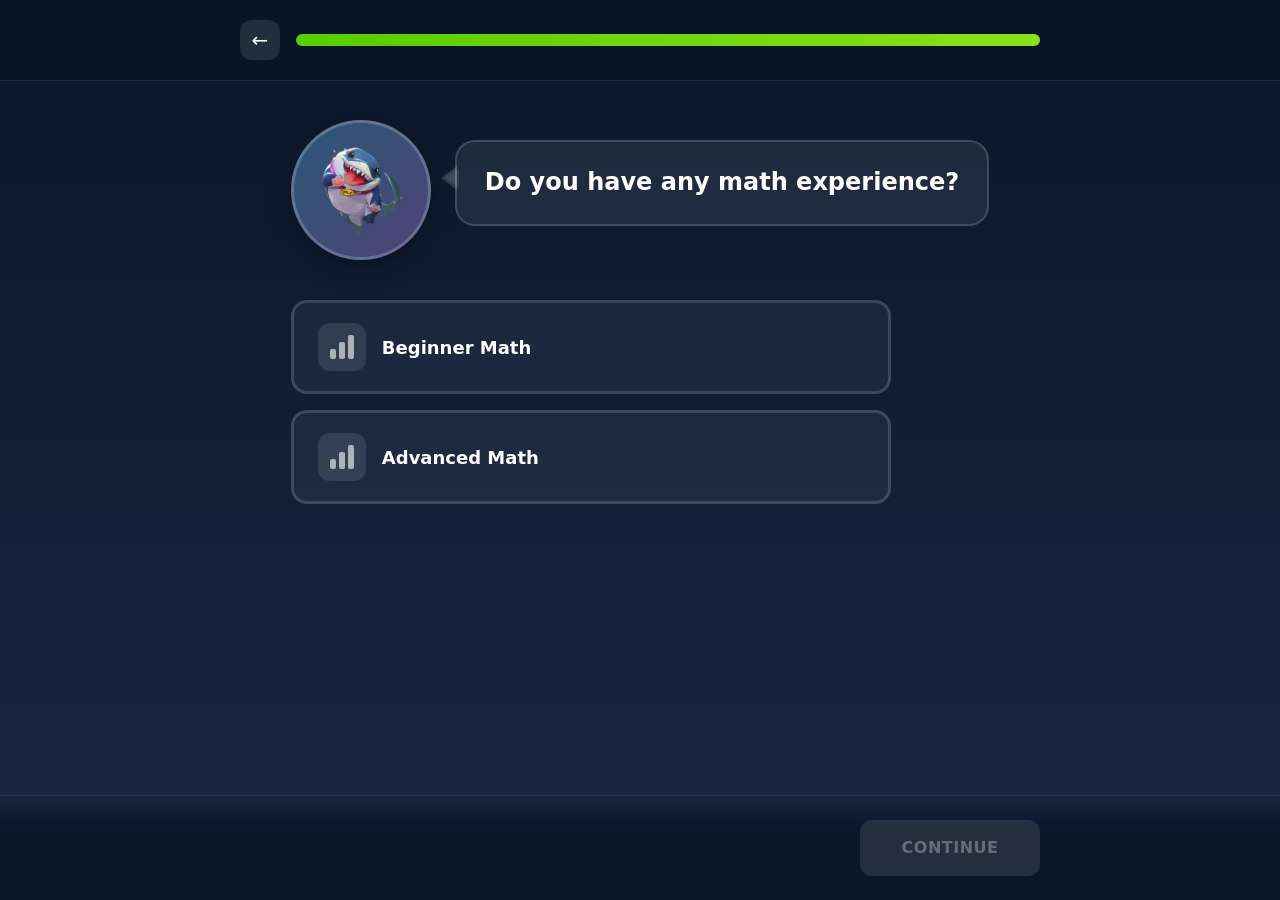
<file: onboarding-experience.html>
<!doctype html>
<html lang="en">
<head>
  <meta charset="UTF-8" />
  <meta name="viewport" content="width=device-width, initial-scale=1.0" />
  <title>Onboarding - Experience</title>
  <link href="https://cdn.jsdelivr.net/npm/bootstrap@5.3.2/dist/css/bootstrap.min.css" rel="stylesheet">
  <link rel="stylesheet" href="css/onboarding.css" />
</head>

<body>
  <div class="top-bar">
    <div class="progress-container">
      <button class="back-btn" id="backBtn" aria-label="Back">←</button>
      <div class="progress-bar">
        <div class="progress-fill step-2"></div>
      </div>
    </div>
  </div>

  <main class="main-content">
    <section class="question-section">
      <div class="mascot-container">
        <div class="mascot-circle">
          <img src="images/jeffimage.png" alt="Fishquation mascot" />
        </div>
      </div>
      <div class="speech-bubble">
        <div class="speech-text">Do you have any math experience?</div>
      </div>
    </section>

    <div class="options-list" id="expList">
      <button class="option-card" type="button" data-exp="Beginner Math">
        <div class="option-bars">
          <div class="bars">
            <div class="bar bar-1"></div>
            <div class="bar bar-2"></div>
            <div class="bar bar-3"></div>
          </div>
        </div>
        <div class="option-text">Beginner Math</div>
      </button>

      <button class="option-card" type="button" data-exp="Advanced Math">
        <div class="option-bars">
          <div class="bars">
            <div class="bar bar-1"></div>
            <div class="bar bar-2"></div>
            <div class="bar bar-3"></div>
          </div>
        </div>
        <div class="option-text">Advanced Math</div>
      </button>
    </div>
  </main>

  <div class="bottom-bar">
    <div class="bottom-container">
      <button class="continue-btn" id="continueBtn" type="button" disabled>Continue</button>
    </div>
  </div>

  <script src="https://cdn.jsdelivr.net/npm/bootstrap@5.3.2/dist/js/bootstrap.bundle.min.js"></script>
  <script>
    const backBtn = document.getElementById("backBtn");
    const continueBtn = document.getElementById("continueBtn");
    const expList = document.getElementById("expList");

    let selectedExp = localStorage.getItem("onboarding_experience") || "";

    function refresh() {
      [...expList.querySelectorAll(".option-card")].forEach(btn => {
        btn.classList.toggle("selected", btn.dataset.exp === selectedExp);
      });
      continueBtn.disabled = !selectedExp;
    }

    expList.addEventListener("click", (e) => {
      const btn = e.target.closest(".option-card");
      if (!btn) return;
      selectedExp = btn.dataset.exp;
      localStorage.setItem("onboarding_experience", selectedExp);
      refresh();
    });

    continueBtn.addEventListener("click", async () => {
      if (!selectedExp) return;
      
      const currentUser = JSON.parse(localStorage.getItem("currentUser"));
      
      if (!currentUser || !currentUser._id) {
        console.error("No user logged in");
        window.location.href = "login.html";
        return;
      }

      try {
        const course = localStorage.getItem("onboarding_course") || "Math";
        
        const updateRes = await fetch(`https://fishquation-0faf.restdb.io/rest/userinfo/${currentUser._id}`, {
          method: "PUT",
          headers: {
            "Content-Type": "application/json",
            "x-apikey": "698e0628bf4bccf55753e4e1"
          },
          body: JSON.stringify({
            onboardingComplete: true,
            selectedCourse: course,
            selectedExperience: selectedExp
          })
        });

        if (updateRes.ok) {
          const updatedUser = await updateRes.json();
          localStorage.setItem("currentUser", JSON.stringify(updatedUser));
          window.location.href = "dashboard.html";
        } else {
          console.error("Failed to update user");
          window.location.href = "dashboard.html";
        }
        
      } catch (error) {
        console.error("Error updating onboarding status:", error);
        window.location.href = "dashboard.html";
      }
    });

    backBtn.addEventListener("click", () => history.back());

    refresh();
  </script>
</body>
</html>
</file>
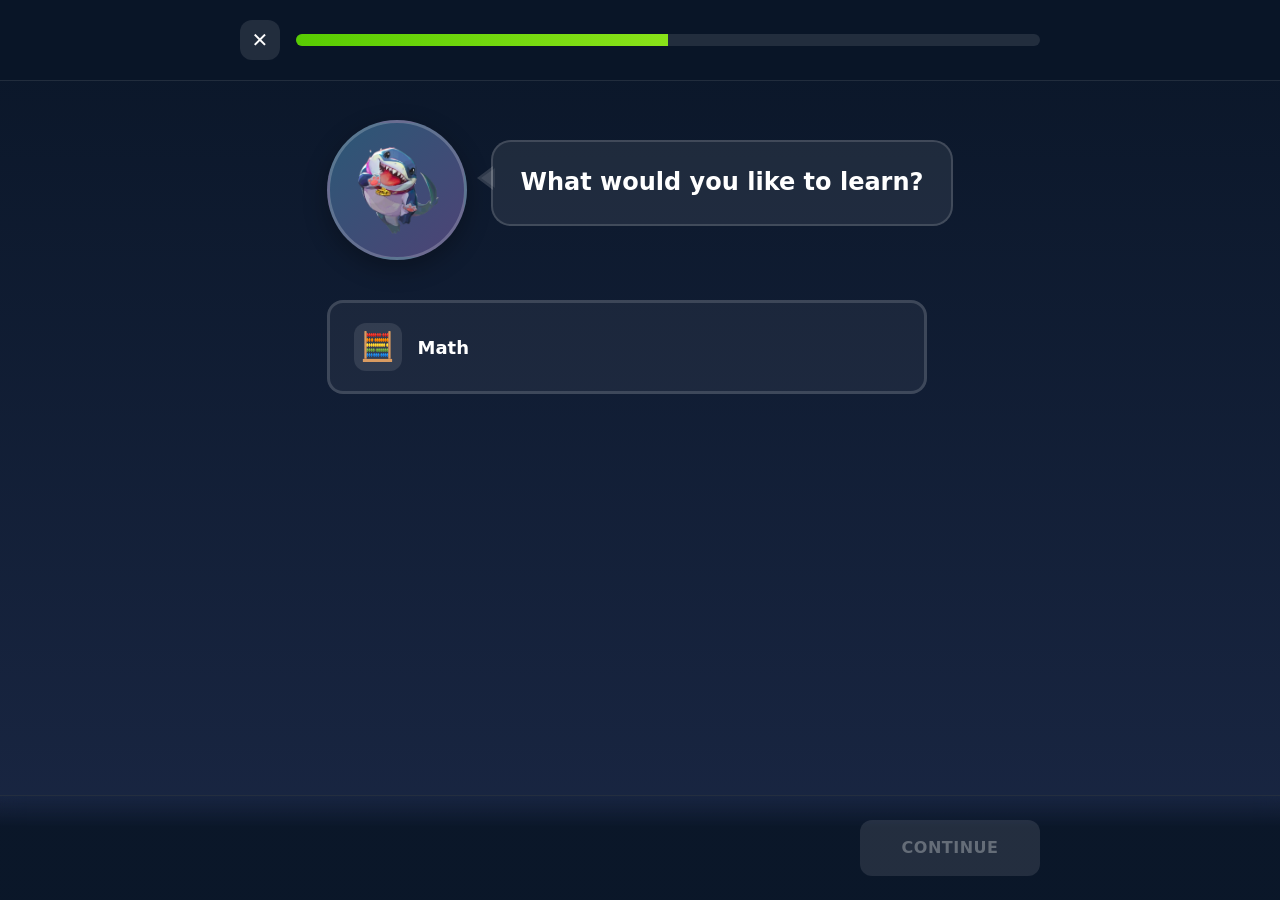
<file: onboarding.html>
<!doctype html>
<html lang="en">
<head>
  <meta charset="UTF-8" />
  <meta name="viewport" content="width=device-width, initial-scale=1.0" />
  <title>Onboarding - Course</title>
  <link href="https://cdn.jsdelivr.net/npm/bootstrap@5.3.2/dist/css/bootstrap.min.css" rel="stylesheet">
  <link rel="stylesheet" href="css/onboarding.css" />
</head>

<body>
  <div class="top-bar">
    <div class="progress-container">
      <button class="back-btn" id="backBtn" aria-label="Back">✕</button>
      <div class="progress-bar">
        <div class="progress-fill step-1"></div>
      </div>
    </div>
  </div>

  <main class="main-content">
    <section class="question-section">
      <div class="mascot-container">
        <div class="mascot-circle">
          <img src="images/jeffimage.png" alt="Fishquation mascot" />
        </div>
      </div>
      <div class="speech-bubble">
        <div class="speech-text">What would you like to learn?</div>
      </div>
    </section>

    <div class="options-list" id="courseList">
      <button class="option-card" type="button" data-course="Math">
        <div class="option-icon">🧮</div>
        <div class="option-text">Math</div>
      </button>
    </div>
  </main>

  <div class="bottom-bar">
    <div class="bottom-container">
      <button class="continue-btn" id="continueBtn" type="button" disabled>Continue</button>
    </div>
  </div>

  <script src="https://cdn.jsdelivr.net/npm/bootstrap@5.3.2/dist/js/bootstrap.bundle.min.js"></script>
  <script>
    const backBtn = document.getElementById("backBtn");
    const continueBtn = document.getElementById("continueBtn");
    const courseList = document.getElementById("courseList");

    let selectedCourse = localStorage.getItem("onboarding_course") || "";

    function refresh() {
      [...courseList.querySelectorAll(".option-card")].forEach(btn => {
        btn.classList.toggle("selected", btn.dataset.course === selectedCourse);
      });
      continueBtn.disabled = !selectedCourse;
    }

    courseList.addEventListener("click", (e) => {
      const btn = e.target.closest(".option-card");
      if (!btn) return;
      selectedCourse = btn.dataset.course;
      localStorage.setItem("onboarding_course", selectedCourse);
      refresh();
    });

    continueBtn.addEventListener("click", () => {
      if (!selectedCourse) return;
      window.location.href = "onboarding-experience.html";
    });

    backBtn.addEventListener("click", () => history.back());

    refresh();
  </script>
</body>
</html>
</file>
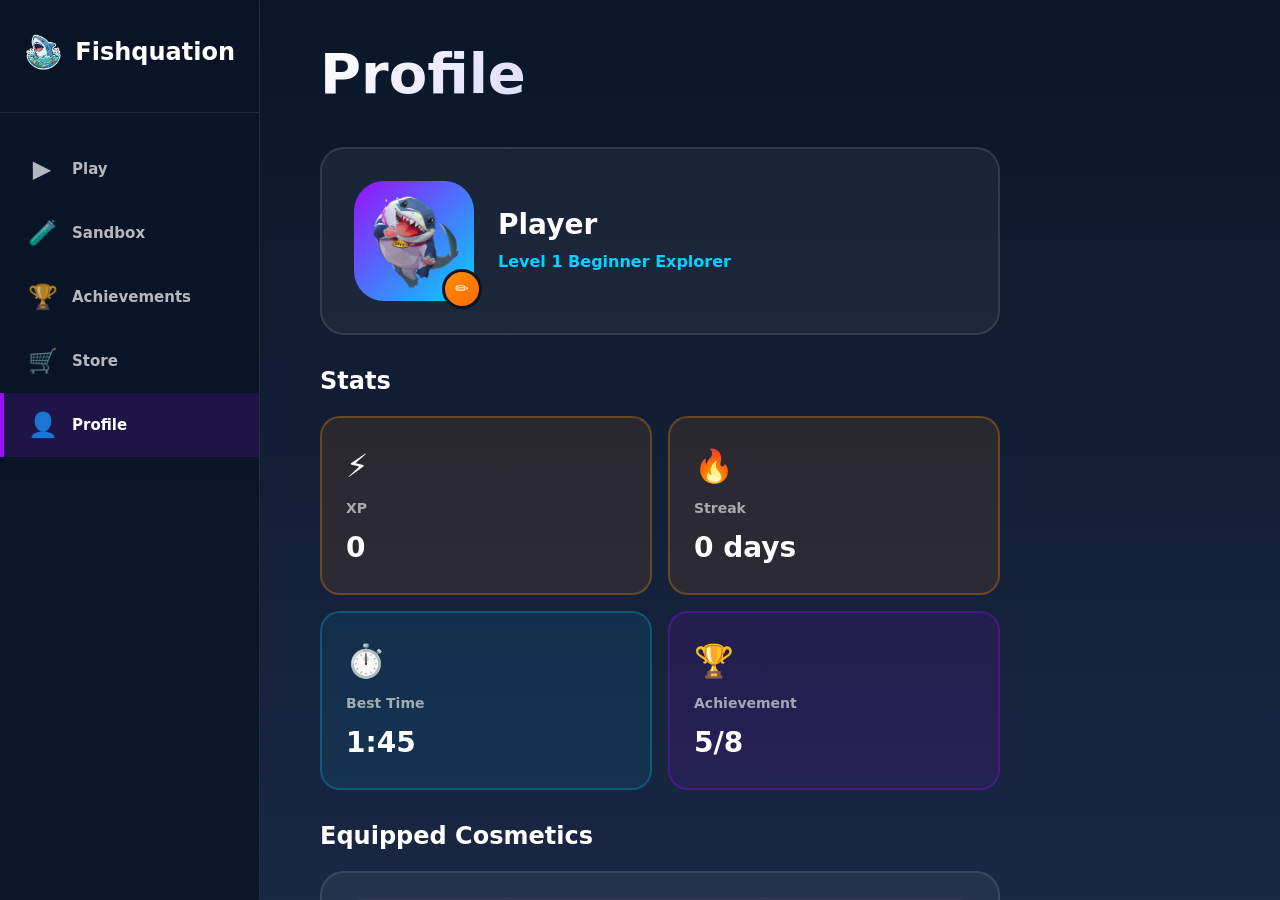
<file: profile.html>
<!doctype html>
<html lang="en">
<head>
  <meta charset="utf-8" />
  <meta name="viewport" content="width=device-width, initial-scale=1" />
  <title>Fishquation • Profile</title>
  <link href="https://cdn.jsdelivr.net/npm/bootstrap@5.3.2/dist/css/bootstrap.min.css" rel="stylesheet">
  <link rel="stylesheet" href="css/profile.css" />
  <style>
    
    .main-content {
      padding-bottom: 120px !important;
      overflow-y: auto;
      max-height: 100vh;
    }
    
    @media (min-width: 768px) {
      .main-content {
        padding-bottom: 40px !important;
      }
    }
    
    .actions-section {
      margin-bottom: 30px;
    }
  </style>
</head>
<body>
  <div class="dashboard-container">
    <aside class="sidebar">
      <div class="sidebar-header">
        <div class="logo-container">
          <div class="logo-image">
            <img src="images/logobgremove.png" alt="Fishquation Logo" />
          </div>
          <div class="logo-text">Fishquation</div>
        </div>
      </div>

      <nav class="nav-menu">
        <a href="dashboard.html" class="nav-item">
          <span class="nav-icon">▶</span>
          <span>Play</span>
        </a>
        <a href="sandbox.html" class="nav-item">
          <span class="nav-icon">🧪</span>
          <span>Sandbox</span>
        </a>
        <a href="achievements.html" class="nav-item">
          <span class="nav-icon">🏆</span>
          <span>Achievements</span>
        </a>
        <a href="store.html" class="nav-item">
          <span class="nav-icon">🛒</span>
          <span>Store</span>
        </a>
        <a href="profile.html" class="nav-item active">
          <span class="nav-icon">👤</span>
          <span>Profile</span>
        </a>
      </nav>
    </aside>

    <main class="main-content">
      <h1 class="page-title">Profile</h1>

      <div class="profile-header">
        <div class="profile-avatar-large">
          <img src="images/jeffimage.png" alt="Profile Avatar" id="profileAvatar" />
          <button class="edit-badge">✏️</button>
        </div>
        <div class="profile-info">
          <h2 class="profile-username" id="profileUsername">Player</h2>
          <div class="profile-level">Level 1 Explorer</div>
        </div>
      </div>

      <div class="stats-section">
        <h3 class="section-title">Stats</h3>
        <div class="stats-grid">
          <div class="stat-card orange">
            <div class="stat-icon">⚡</div>
            <div class="stat-label">XP</div>
            <div class="stat-value" id="statXP">0</div>
          </div>

          <div class="stat-card orange">
            <div class="stat-icon">🔥</div>
            <div class="stat-label">Streak</div>
            <div class="stat-value" id="statStreak">0 days</div>
          </div>

          <div class="stat-card blue">
            <div class="stat-icon">⏱️</div>
            <div class="stat-label">Best Time</div>
            <div class="stat-value" id="statBestTime">1:45</div>
          </div>

          <div class="stat-card purple">
            <div class="stat-icon">🏆</div>
            <div class="stat-label">Achievement</div>
            <div class="stat-value" id="statAchievement">5/8</div>
          </div>
        </div>
      </div>

      <div class="cosmetics-section">
        <h3 class="section-title">Equipped Cosmetics</h3>
        <div class="cosmetic-card">
          <div class="cosmetic-preview">
            <img src="images/jeffdefaultskin.png" alt="Classic Shark" id="cosmeticImage" />
          </div>
          <div class="cosmetic-info">
            <div class="cosmetic-icon">🦈</div>
            <div class="cosmetic-details">
              <div class="cosmetic-label">Skin</div>
              <div class="cosmetic-name" id="cosmeticName">Classic Shark</div>
            </div>
            <div class="cosmetic-status">Equipped</div>
          </div>
        </div>
      </div>

      <div class="actions-section">
        <button class="action-btn contact" onclick="window.location.href='contact.html'">
          <span class="action-icon">📧</span>
          <div class="action-content">
            <div class="action-title">Contact & About</div>
            <div class="action-subtitle">Get in touch</div>
          </div>
          <span class="action-arrow">→</span>
        </button>

        <button class="action-btn logout" id="logoutBtn">
          <span class="action-icon">🔓</span>
          <span class="action-text">Log Out</span>
        </button>
      </div>
    </main>

    <nav class="bottom-nav d-md-none">
      <a href="dashboard.html" class="bottom-nav-item">
        <span class="bottom-nav-icon">▶</span>
        <span>Play</span>
      </a>
      <a href="sandbox.html" class="bottom-nav-item">
        <span class="bottom-nav-icon">🧪</span>
        <span>Sandbox</span>
      </a>
      <a href="achievements.html" class="bottom-nav-item">
        <span class="bottom-nav-icon">🏆</span>
        <span>Achieve</span>
      </a>
      <a href="store.html" class="bottom-nav-item">
        <span class="bottom-nav-icon">🛒</span>
        <span>Store</span>
      </a>
      <a href="profile.html" class="bottom-nav-item active">
        <span class="bottom-nav-icon">👤</span>
        <span>Profile</span>
      </a>
    </nav>
  </div>

  <script src="https://cdn.jsdelivr.net/npm/bootstrap@5.3.2/dist/js/bootstrap.bundle.min.js"></script>
  <script>
    const currentUser = JSON.parse(localStorage.getItem("currentUser") || "{}");

    const skinData = {
      classic: { name: 'Classic Shark', image: 'images/jeffdefaultskin.png' },
      dolphin: { name: 'Dolphin Shark', image: 'images/dolphinshark.png' },
      winter: { name: 'Winter Shark', image: 'images/wintershark.png' },
      venom: { name: 'Venom Shark', image: 'images/venomshark.png' }
    };

    if (currentUser.username) {
      document.getElementById("profileUsername").textContent = currentUser.username;
    }

    const level = currentUser.level || 1;
    const experienceType = currentUser.selectedExperience || "Beginner Math";
    const badge = experienceType === "Beginner Math" ? "Beginner" : "Advanced";
    
    document.getElementById("profileUsername").textContent = currentUser.username || "Player";
    document.querySelector(".profile-level").textContent = `Level ${level} ${badge} Explorer`;

    if (currentUser.xp) {
      document.getElementById("statXP").textContent = currentUser.xp;
    }

    if (currentUser.streak) {
      document.getElementById("statStreak").textContent = `${currentUser.streak} days`;
    }

    if (currentUser.equippedSkin && skinData[currentUser.equippedSkin]) {
      const equippedSkin = currentUser.equippedSkin;
      document.getElementById("cosmeticImage").src = skinData[equippedSkin].image;
      document.getElementById("cosmeticImage").alt = skinData[equippedSkin].name;
      document.getElementById("cosmeticName").textContent = skinData[equippedSkin].name;
    }

    document.getElementById("logoutBtn").addEventListener("click", () => {
      if (confirm("Are you sure you want to log out?")) {
        localStorage.removeItem("currentUser");
        window.location.href = "index.html";
      }
    });
  </script>
</body>
</html>
</file>
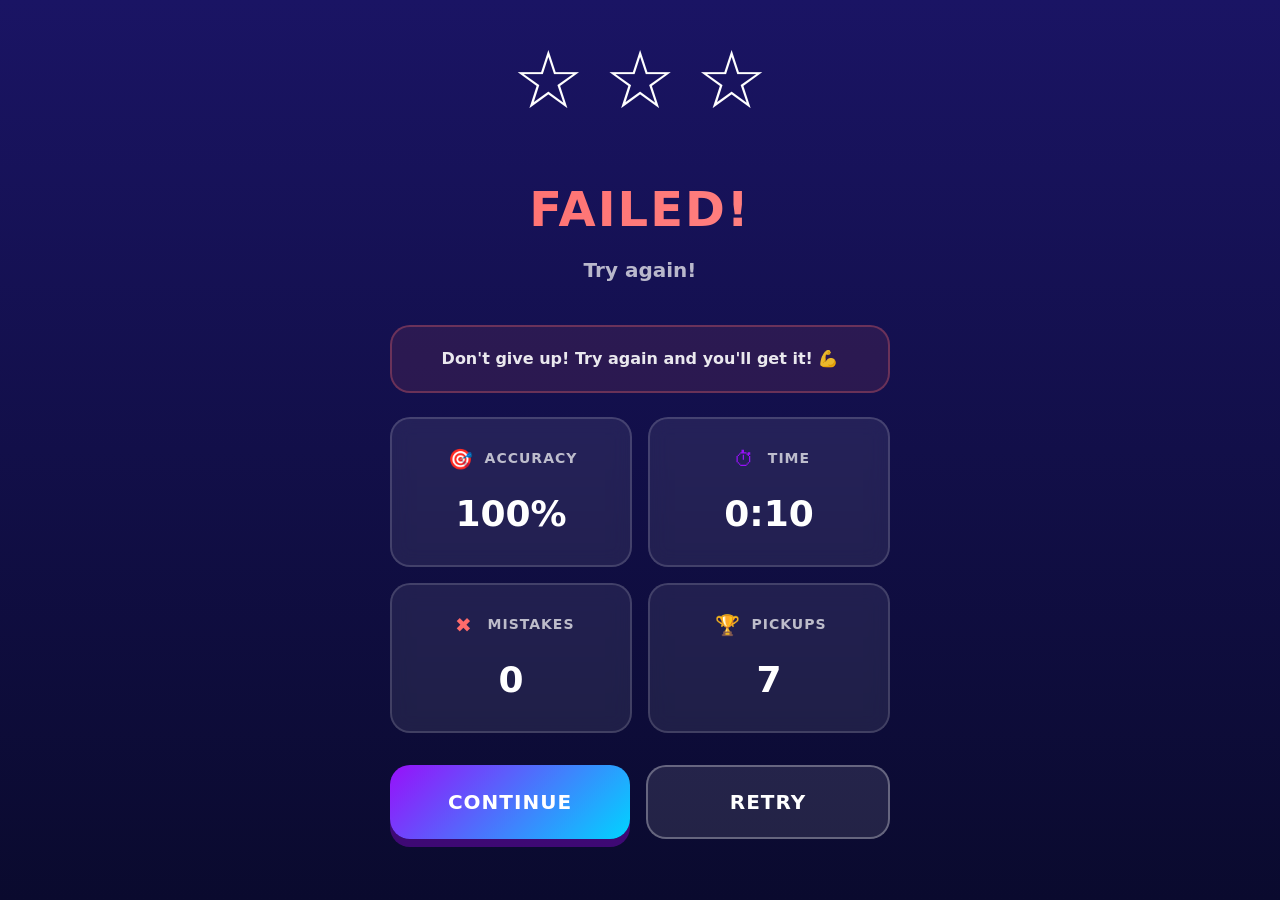
<file: results.html>
<!doctype html>
<html lang="en">
<head>
  <meta charset="utf-8" />
  <meta name="viewport" content="width=device-width, initial-scale=1" />
  <title>Fishquation • Results</title>
  <link href="https://cdn.jsdelivr.net/npm/bootstrap@5.3.2/dist/css/bootstrap.min.css" rel="stylesheet">
  <link rel="stylesheet" href="css/results.css" />
</head>
<body>
  <div class="results-container" id="resultsContainer">
    <div class="stars-container" id="starsContainer">
      <div class="star">⭐</div>
      <div class="star">⭐</div>
      <div class="star">⭐</div>
    </div>

    <h1 class="result-title" id="resultTitle">SUCCESS!</h1>
    <p class="result-subtitle" id="resultSubtitle">Amazing run!</p>

    <div class="retry-message" id="retryMessage" style="display: none;">
      Don't give up! Try again and you'll get it! 💪
    </div>

    <div class="stats-grid">
      <div class="stat-card">
        <div class="stat-header">
          <div class="stat-icon accuracy">🎯</div>
          <div class="stat-label">Accuracy</div>
        </div>
        <div class="stat-value" id="accuracyStat">98%</div>
      </div>

      <div class="stat-card">
        <div class="stat-header">
          <div class="stat-icon time">⏱</div>
          <div class="stat-label">Time</div>
        </div>
        <div class="stat-value" id="timeStat">0:10</div>
      </div>

      <div class="stat-card">
        <div class="stat-header">
          <div class="stat-icon mistakes">✖</div>
          <div class="stat-label">Mistakes</div>
        </div>
        <div class="stat-value" id="mistakesStat">0</div>
      </div>

      <div class="stat-card">
        <div class="stat-header">
          <div class="stat-icon pickups">🏆</div>
          <div class="stat-label">Pickups</div>
        </div>
        <div class="stat-value" id="pickupsStat">7</div>
      </div>
    </div>

    <div class="wave-code-section" id="waveCodeSection">
      <div class="wave-code-label">Wave Code</div>
      <div class="wave-code" id="waveCode">FQ-723812</div>
      <div class="code-buttons">
        <button class="code-btn" id="copyCodeBtn">
          📋 Copy Code
        </button>
        <a href="sandbox.html" class="code-btn sandbox">
          ⚗️ Sandbox
        </a>
      </div>
    </div>

    <div class="button-group">
      <button class="action-btn primary-btn" id="continueBtn">Continue</button>
      <button class="action-btn secondary-btn" id="retryBtn">Retry</button>
    </div>
  </div>

  <script src="https://cdn.jsdelivr.net/npm/bootstrap@5.3.2/dist/js/bootstrap.bundle.min.js"></script>
  <script>
    const urlParams = new URLSearchParams(window.location.search);
    const won = urlParams.get('won') === 'true';
    const score = parseInt(urlParams.get('score')) || 42;
    const time = parseInt(urlParams.get('time')) || 10;
    const mistakes = parseInt(urlParams.get('mistakes')) || 0;
    const pickups = parseInt(urlParams.get('pickups')) || 7;
    const xpEarned = parseInt(urlParams.get('xp')) || 50;
    const mode = urlParams.get('mode') || 'main';
    const level = urlParams.get('level') || '1';

    const resultsContainer = document.getElementById('resultsContainer');
    const starsContainer = document.getElementById('starsContainer');
    const resultTitle = document.getElementById('resultTitle');
    const resultSubtitle = document.getElementById('resultSubtitle');
    const retryMessage = document.getElementById('retryMessage');
    const waveCodeSection = document.getElementById('waveCodeSection');

    if (!won) {
      resultsContainer.classList.add('failure');
      resultTitle.textContent = 'FAILED!';
      resultSubtitle.textContent = 'Try again!';
      retryMessage.style.display = 'block';
      waveCodeSection.style.display = 'none';
      
      const stars = starsContainer.querySelectorAll('.star');
      stars[0].textContent = '☆';
      stars[1].textContent = '☆';
      stars[2].textContent = '☆';
    } else {
      const stars = Math.min(3, Math.floor((100 - mistakes * 10) / 34) + 1);
      const starElements = starsContainer.querySelectorAll('.star');
      for (let i = 0; i < 3; i++) {
        if (i >= stars) {
          starElements[i].textContent = '☆';
        }
      }
    }

    const totalOperations = pickups + mistakes;
    const accuracy = totalOperations > 0 ? Math.floor((pickups / totalOperations) * 100) : 100;
    
    document.getElementById('accuracyStat').textContent = `${accuracy}%`;
    document.getElementById('timeStat').textContent = `${Math.floor(time / 60)}:${(time % 60).toString().padStart(2, '0')}`;
    document.getElementById('mistakesStat').textContent = mistakes;
    document.getElementById('pickupsStat').textContent = pickups;

    const waveCode = `FQ-${Math.floor(Math.random() * 900000 + 100000)}`;
    document.getElementById('waveCode').textContent = waveCode;

    document.getElementById('copyCodeBtn').addEventListener('click', () => {
      navigator.clipboard.writeText(waveCode);
      const btn = document.getElementById('copyCodeBtn');
      btn.textContent = '✓ Copied!';
      setTimeout(() => {
        btn.textContent = '📋 Copy Code';
      }, 2000);
    });

    document.getElementById('continueBtn').addEventListener('click', () => {
      window.location.href = 'dashboard.html';
    });

    document.getElementById('retryBtn').addEventListener('click', () => {
      window.location.href = `game.html?mode=${mode}&level=${level}`;
    });

    const currentUser = JSON.parse(localStorage.getItem('currentUser') || '{}');
    if (won && currentUser._id) {
      currentUser.xp = (currentUser.xp || 0) + xpEarned;
      localStorage.setItem('currentUser', JSON.stringify(currentUser));
    }
  </script>
</body>
</html>
</file>
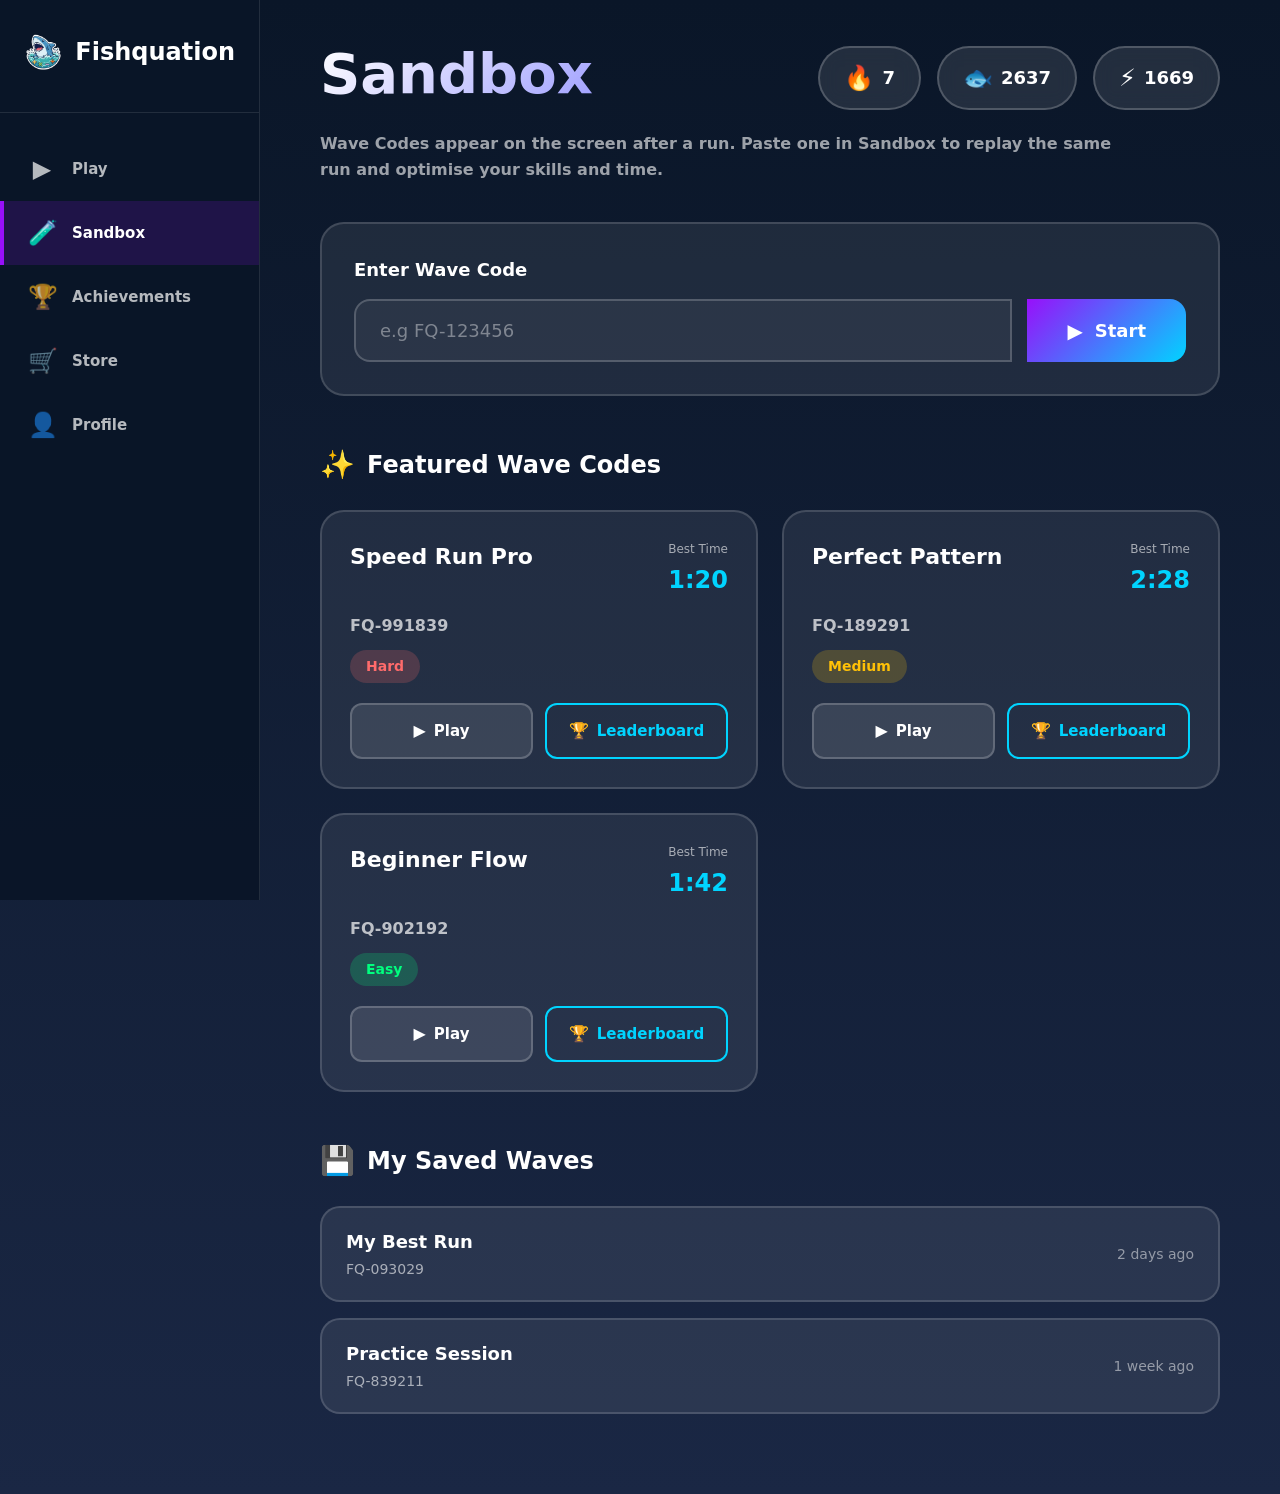
<file: sandbox.html>
<!doctype html>
<html lang="en">
<head>
  <meta charset="utf-8" />
  <meta name="viewport" content="width=device-width, initial-scale=1" />
  <title>Fishquation • Sandbox</title>
  <link href="https://cdn.jsdelivr.net/npm/bootstrap@5.3.2/dist/css/bootstrap.min.css" rel="stylesheet">
  <link rel="stylesheet" href="css/sandbox.css" />
</head>
<body>
  <div class="dashboard-container">
    <aside class="sidebar">
      <div class="sidebar-header">
        <div class="logo-container">
          <div class="logo-image">
            <img src="images/logobgremove.png" alt="Fishquation Logo" />
          </div>
          <div class="logo-text">Fishquation</div>
        </div>
      </div>

      <nav class="nav-menu">
        <a href="dashboard.html" class="nav-item">
          <span class="nav-icon">▶</span>
          <span>Play</span>
        </a>
        <a href="sandbox.html" class="nav-item active">
          <span class="nav-icon">🧪</span>
          <span>Sandbox</span>
        </a>
        <a href="achievements.html" class="nav-item">
          <span class="nav-icon">🏆</span>
          <span>Achievements</span>
        </a>
        <a href="store.html" class="nav-item">
          <span class="nav-icon">🛒</span>
          <span>Store</span>
        </a>
        <a href="profile.html" class="nav-item">
          <span class="nav-icon">👤</span>
          <span>Profile</span>
        </a>
      </nav>
    </aside>

    <main class="main-content">
      <div class="top-bar">
        <h1 class="page-title">Sandbox</h1>
        <div class="stats-bar">
          <div class="stat-pill">
            <span class="stat-icon">🔥</span>
            <span id="streakCount">7</span>
          </div>
          <div class="stat-pill">
            <span class="stat-icon">🐟</span>
            <span id="fishFlakes">2637</span>
          </div>
          <div class="stat-pill">
            <span class="stat-icon">⚡</span>
            <span id="totalXP">1669</span>
          </div>
        </div>
      </div>

      <p class="page-subtitle">Wave Codes appear on the screen after a run. Paste one in Sandbox to replay the same run and optimise your skills and time.</p>

      <div class="wave-input-section">
        <div class="input-label">Enter Wave Code</div>
        <div class="input-group">
          <input type="text" class="wave-input" id="waveCodeInput" placeholder="e.g FQ-123456" />
          <button class="start-btn" id="startWaveBtn">
            <span class="play-icon">▶</span> Start
          </button>
        </div>
      </div>

      <div class="featured-section">
        <div class="section-header">
          <span class="section-icon">✨</span>
          <span class="section-title">Featured Wave Codes</span>
        </div>

        <div class="featured-waves">
          <div class="wave-card" data-code="FQ-991839">
            <div class="wave-header">
              <div class="wave-title">Speed Run Pro</div>
              <div class="wave-time">Best Time<br><span class="time-value">1:20</span></div>
            </div>
            <div class="wave-code">FQ-991839</div>
            <div class="wave-difficulty hard">Hard</div>
            <div class="wave-actions">
              <button class="wave-btn play-btn">
                <span class="btn-icon">▶</span> Play
              </button>
              <button class="wave-btn leaderboard-btn" onclick="showLeaderboard('FQ-991839')">
                <span class="btn-icon">🏆</span> Leaderboard
              </button>
            </div>
          </div>

          <div class="wave-card" data-code="FQ-189291">
            <div class="wave-header">
              <div class="wave-title">Perfect Pattern</div>
              <div class="wave-time">Best Time<br><span class="time-value">2:28</span></div>
            </div>
            <div class="wave-code">FQ-189291</div>
            <div class="wave-difficulty medium">Medium</div>
            <div class="wave-actions">
              <button class="wave-btn play-btn">
                <span class="btn-icon">▶</span> Play
              </button>
              <button class="wave-btn leaderboard-btn" onclick="showLeaderboard('FQ-189291')">
                <span class="btn-icon">🏆</span> Leaderboard
              </button>
            </div>
          </div>

          <div class="wave-card" data-code="FQ-902192">
            <div class="wave-header">
              <div class="wave-title">Beginner Flow</div>
              <div class="wave-time">Best Time<br><span class="time-value">1:42</span></div>
            </div>
            <div class="wave-code">FQ-902192</div>
            <div class="wave-difficulty easy">Easy</div>
            <div class="wave-actions">
              <button class="wave-btn play-btn">
                <span class="btn-icon">▶</span> Play
              </button>
              <button class="wave-btn leaderboard-btn" onclick="showLeaderboard('FQ-902192')">
                <span class="btn-icon">🏆</span> Leaderboard
              </button>
            </div>
          </div>
        </div>
      </div>

      <div class="saved-section">
        <div class="section-header">
          <span class="section-icon">💾</span>
          <span class="section-title">My Saved Waves</span>
        </div>

        <div class="saved-waves" id="savedWaves">
          <div class="saved-wave-card" data-code="FQ-093029" onclick="startSavedWave('FQ-093029')">
            <div>
              <div class="saved-wave-title">My Best Run</div>
              <div class="saved-wave-code">FQ-093029</div>
            </div>
            <div class="saved-wave-time">2 days ago</div>
          </div>

          <div class="saved-wave-card" data-code="FQ-839211" onclick="startSavedWave('FQ-839211')">
            <div>
              <div class="saved-wave-title">Practice Session</div>
              <div class="saved-wave-code">FQ-839211</div>
            </div>
            <div class="saved-wave-time">1 week ago</div>
          </div>
        </div>
      </div>
    </main>

    <nav class="bottom-nav d-md-none">
      <a href="dashboard.html" class="bottom-nav-item">
        <span class="bottom-nav-icon">▶</span>
        <span>Play</span>
      </a>
      <a href="sandbox.html" class="bottom-nav-item active">
        <span class="bottom-nav-icon">🧪</span>
        <span>Sandbox</span>
      </a>
      <a href="achievements.html" class="bottom-nav-item">
        <span class="bottom-nav-icon">🏆</span>
        <span>Achieve</span>
      </a>
      <a href="store.html" class="bottom-nav-item">
        <span class="bottom-nav-icon">🛒</span>
        <span>Store</span>
      </a>
      <a href="profile.html" class="bottom-nav-item">
        <span class="bottom-nav-icon">👤</span>
        <span>Profile</span>
      </a>
    </nav>
  </div>

  <div class="leaderboard-modal" id="leaderboardModal">
    <div class="leaderboard-content">
      <div class="leaderboard-header">
        <button class="close-btn" id="closeLeaderboard">←</button>
        <div class="stats-bar">
          <div class="stat-pill">
            <span class="stat-icon">🔥</span>
            <span id="modalStreakCount">7</span>
          </div>
          <div class="stat-pill">
            <span class="stat-icon">🐟</span>
            <span id="modalFishFlakes">2637</span>
          </div>
          <div class="stat-pill">
            <span class="stat-icon">⚡</span>
            <span id="modalTotalXP">1669</span>
          </div>
        </div>
      </div>

      <div class="leaderboard-title-section">
        <h2 class="leaderboard-title">Featured Wave Codes</h2>
        <div class="leaderboard-code" id="currentWaveCode">FQ-991839</div>
      </div>

      <div class="ranking-info">
        <div class="trophy-icon">🏆</div>
        <div class="ranking-text">Ranked by Fastest Clear Time</div>
        <div class="ranking-subtext">Tie-breakers: Fewer pickups → Fewer mistakes</div>
      </div>

      <div class="reward-banner">
        <span class="reward-icon">🏆</span>
        <span class="reward-text">Top times earn exclusive badges & cosmetics (Non-Farmable)</span>
      </div>

      <div class="podium">
        <div class="podium-card second">
          <div class="medal">🥈</div>
          <div class="player-name" id="rank2Name">LHW</div>
          <div class="player-time" id="rank2Time">1:40</div>
          <div class="player-stats">
            <span id="rank2Pickups">📦 12 P</span>
            <span id="rank2Mistakes">❌ 1 M</span>
          </div>
        </div>

        <div class="podium-card first">
          <div class="medal">🥇</div>
          <div class="player-name" id="rank1Name">GoonDoomer</div>
          <div class="player-time" id="rank1Time">1:20</div>
          <div class="player-stats">
            <span id="rank1Pickups">📦 15 P</span>
            <span id="rank1Mistakes">❌ 0 M</span>
          </div>
        </div>

        <div class="podium-card third">
          <div class="medal">🥉</div>
          <div class="player-name" id="rank3Name">FisherNisher</div>
          <div class="player-time" id="rank3Time">1:48</div>
          <div class="player-stats">
            <span id="rank3Pickups">📦 18 P</span>
            <span id="rank3Mistakes">❌ 0 M</span>
          </div>
        </div>
      </div>

      <div class="full-rankings-title">Full Rankings</div>

      <div class="rankings-list" id="rankingsList"></div>

      <button class="play-wave-btn" id="playWaveBtn">Play This Wave</button>
    </div>
  </div>

  <script src="https://cdn.jsdelivr.net/npm/bootstrap@5.3.2/dist/js/bootstrap.bundle.min.js"></script>
  <script>
    const currentUser = JSON.parse(localStorage.getItem("currentUser") || "{}");

    if (currentUser.streak) {
      document.getElementById("streakCount").textContent = currentUser.streak;
      document.getElementById("modalStreakCount").textContent = currentUser.streak;
    }

    if (currentUser.fishFlakes) {
      document.getElementById("fishFlakes").textContent = currentUser.fishFlakes;
      document.getElementById("modalFishFlakes").textContent = currentUser.fishFlakes;
    }

    if (currentUser.xp) {
      document.getElementById("totalXP").textContent = currentUser.xp;
      document.getElementById("modalTotalXP").textContent = currentUser.xp;
    }

    const leaderboardData = {
      'FQ-991839': [
        { username: 'GoonDoomer', time: 80, pickups: 15, mistakes: 0 },
        { username: 'LHW', time: 100, pickups: 12, mistakes: 1 },
        { username: 'FisherNisher', time: 108, pickups: 18, mistakes: 0 },
        { username: 'ProX', time: 110, pickups: 14, mistakes: 2 },
        { username: 'TomNoob', time: 120, pickups: 13, mistakes: 1 },
        { username: 'TimothyFast', time: 123, pickups: 16, mistakes: 0 },
        { username: 'AdaSoPro', time: 130, pickups: 17, mistakes: 1 },
        { username: 'Reedeed', time: 143, pickups: 19, mistakes: 3 },
        { username: 'Dmad', time: 148, pickups: 19, mistakes: 2 },
        { username: 'Mach', time: 156, pickups: 20, mistakes: 4 }
      ],
      'FQ-189291': [
        { username: 'SpeedDemon', time: 148, pickups: 22, mistakes: 0 },
        { username: 'MathWizard', time: 155, pickups: 20, mistakes: 1 },
        { username: 'OceanRider', time: 162, pickups: 25, mistakes: 0 },
        { username: 'SharkMaster', time: 170, pickups: 23, mistakes: 2 },
        { username: 'WaveRunner', time: 178, pickups: 21, mistakes: 1 },
        { username: 'FastFinz', time: 185, pickups: 24, mistakes: 0 },
        { username: 'TurboFish', time: 192, pickups: 26, mistakes: 1 },
        { username: 'NinjaShark', time: 200, pickups: 27, mistakes: 3 },
        { username: 'SwiftSwim', time: 208, pickups: 28, mistakes: 2 },
        { username: 'AquaAce', time: 215, pickups: 29, mistakes: 4 }
      ],
      'FQ-902192': [
        { username: 'BeginnerBoss', time: 102, pickups: 10, mistakes: 0 },
        { username: 'NewbiePro', time: 108, pickups: 11, mistakes: 1 },
        { username: 'FirstTimer', time: 115, pickups: 12, mistakes: 0 },
        { username: 'StarterStar', time: 122, pickups: 13, mistakes: 2 },
        { username: 'LearningFast', time: 130, pickups: 14, mistakes: 1 },
        { username: 'RookieRocket', time: 138, pickups: 15, mistakes: 0 },
        { username: 'FreshFish', time: 145, pickups: 16, mistakes: 1 },
        { username: 'GreenGamer', time: 152, pickups: 17, mistakes: 3 },
        { username: 'NoviceNinja', time: 160, pickups: 18, mistakes: 2 },
        { username: 'StartStrong', time: 168, pickups: 19, mistakes: 4 }
      ]
    };

    document.getElementById('startWaveBtn').addEventListener('click', () => {
      const waveCode = document.getElementById('waveCodeInput').value.trim();
      if (waveCode) {
        window.location.href = `game.html?mode=sandbox&wave=${waveCode}`;
      }
    });

    document.querySelectorAll('.play-btn').forEach(btn => {
      btn.addEventListener('click', (e) => {
        const card = e.target.closest('.wave-card');
        const waveCode = card.dataset.code;
        window.location.href = `game.html?mode=sandbox&wave=${waveCode}`;
      });
    });

    let currentWaveCode = '';

    function showLeaderboard(waveCode) {
      currentWaveCode = waveCode;
      document.getElementById('currentWaveCode').textContent = waveCode;
      document.getElementById('leaderboardModal').classList.add('active');
      
      loadLeaderboard(waveCode);
    }

    function loadLeaderboard(waveCode) {
      const data = leaderboardData[waveCode] || leaderboardData['FQ-991839'];

      if (data[0]) {
        document.getElementById('rank1Name').textContent = data[0].username;
        document.getElementById('rank1Time').textContent = formatTime(data[0].time);
        document.getElementById('rank1Pickups').textContent = `📦 ${data[0].pickups} P`;
        document.getElementById('rank1Mistakes').textContent = `❌ ${data[0].mistakes} M`;
      }

      if (data[1]) {
        document.getElementById('rank2Name').textContent = data[1].username;
        document.getElementById('rank2Time').textContent = formatTime(data[1].time);
        document.getElementById('rank2Pickups').textContent = `📦 ${data[1].pickups} P`;
        document.getElementById('rank2Mistakes').textContent = `❌ ${data[1].mistakes} M`;
      }

      if (data[2]) {
        document.getElementById('rank3Name').textContent = data[2].username;
        document.getElementById('rank3Time').textContent = formatTime(data[2].time);
        document.getElementById('rank3Pickups').textContent = `📦 ${data[2].pickups} P`;
        document.getElementById('rank3Mistakes').textContent = `❌ ${data[2].mistakes} M`;
      }

      const rankingsList = document.getElementById('rankingsList');
      rankingsList.innerHTML = '';

      data.forEach((entry, index) => {
        const rankCard = document.createElement('div');
        rankCard.className = 'rank-card';
        
        const rankNumber = index < 3 ? ['🥇', '🥈', '🥉'][index] : `#${index + 1}`;
        
        rankCard.innerHTML = `
          <div class="rank-number">${rankNumber}</div>
          <div class="rank-info">
            <div class="rank-name">${entry.username}</div>
            <div class="rank-stats">
              <span>📦 ${entry.pickups} P</span>
              <span>❌ ${entry.mistakes} M</span>
            </div>
          </div>
          <div class="rank-time">⏱️ ${formatTime(entry.time)}</div>
        `;
        
        rankingsList.appendChild(rankCard);
      });
    }

    function formatTime(seconds) {
      const mins = Math.floor(seconds / 60);
      const secs = seconds % 60;
      return `${mins}:${secs.toString().padStart(2, '0')}`;
    }

    function startSavedWave(waveCode) {
      window.location.href = `game.html?mode=sandbox&wave=${waveCode}`;
    }

    document.getElementById('closeLeaderboard').addEventListener('click', () => {
      document.getElementById('leaderboardModal').classList.remove('active');
    });

    document.getElementById('playWaveBtn').addEventListener('click', () => {
      window.location.href = `game.html?mode=sandbox&wave=${currentWaveCode}`;
    });
  </script>
</body>
</html>
</file>
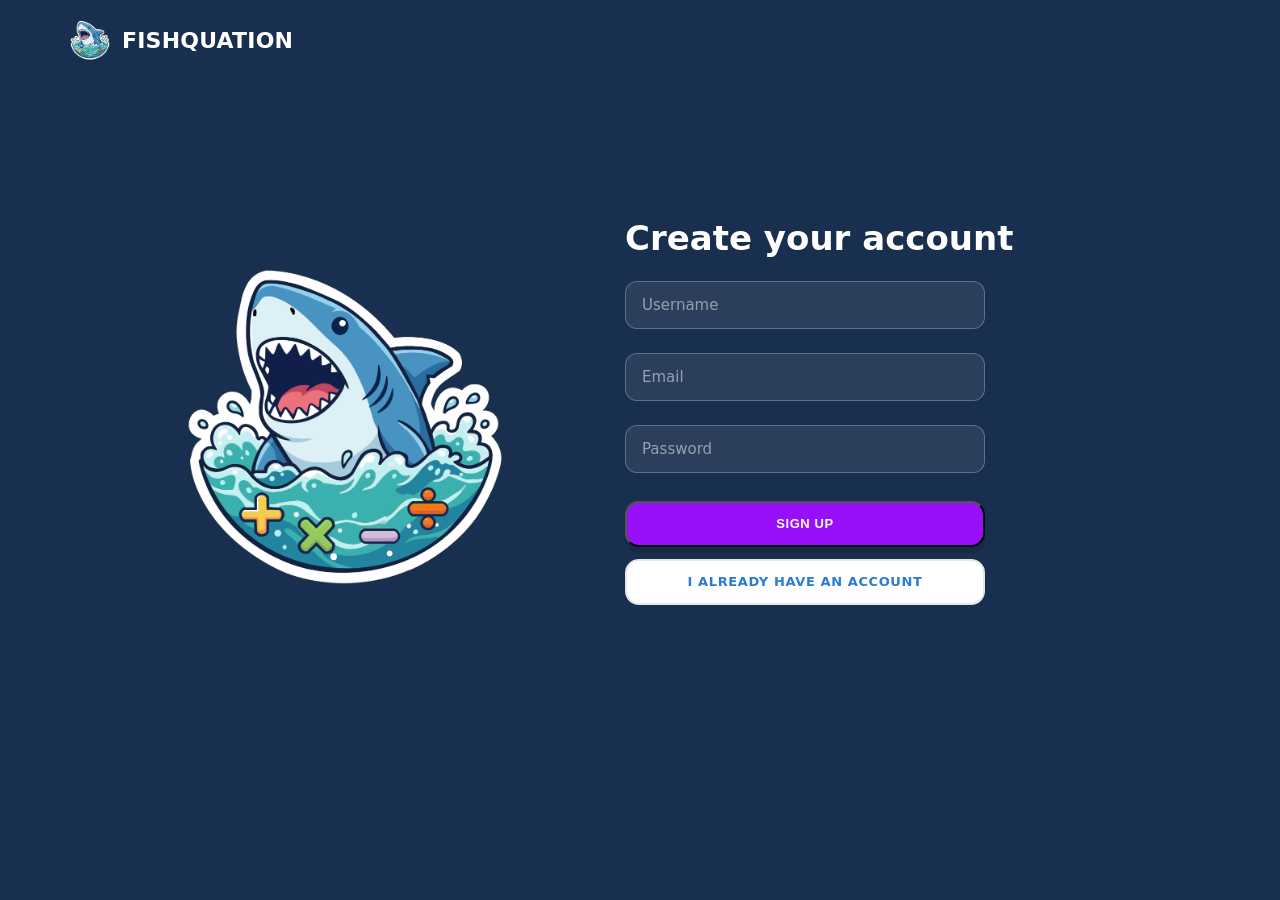
<file: signup.html>
<!DOCTYPE html>
<html lang="en">
<head>
  <meta charset="utf-8" />
  <meta name="viewport" content="width=device-width, initial-scale=1" />
  <title>Sign up • Fishquation</title>
  <link rel="stylesheet" href="css/style.css" />
  <link rel="stylesheet" href="css/account.css" />
</head>
<body class="landing">
  <header class="topbar landing-topbar">
    <a class="brand landing-brand" href="index.html" aria-label="Fishquation Home">
      <img class="brand-logo" src="images/logo.png" alt="Fishquation logo" />
      <span class="brand-text">Fishquation</span>
    </a>
  </header>

  <main class="hero landing-hero">
    <section class="hero-inner landing-hero-inner">
      <div class="hero-visual landing-hero-visual" aria-hidden="true">
        <img class="hero-logo" src="images/logo.png" alt="" />
      </div>

      <div class="hero-copy landing-hero-copy">
        <h1 class="headline landing-headline">Create your account</h1>

        <form id="signupForm" class="cta landing-cta" autocomplete="on">
          <input 
            id="suName" 
            name="username" 
            type="text" 
            placeholder="Username" 
            class="auth-input username" 
            required>

          <input 
            id="suEmail" 
            name="email" 
            type="email" 
            placeholder="Email" 
            class="auth-input email" 
            required>

          <input 
            id="suPass" 
            name="password" 
            type="password" 
            placeholder="Password" 
            class="auth-input password" 
            required>

          <button class="btn btn-primary landing-btn-primary auth-btn" type="submit">
            SIGN UP
          </button>

          <a class="btn btn-outline landing-btn-outline auth-btn" href="login.html">
            I ALREADY HAVE AN ACCOUNT
          </a>

          <p id="formMsg" class="form-message"></p>
        </form>
      </div>
    </section>
  </main>

  <script src="auth-pages.js"></script>
</body>
</html>
</file>
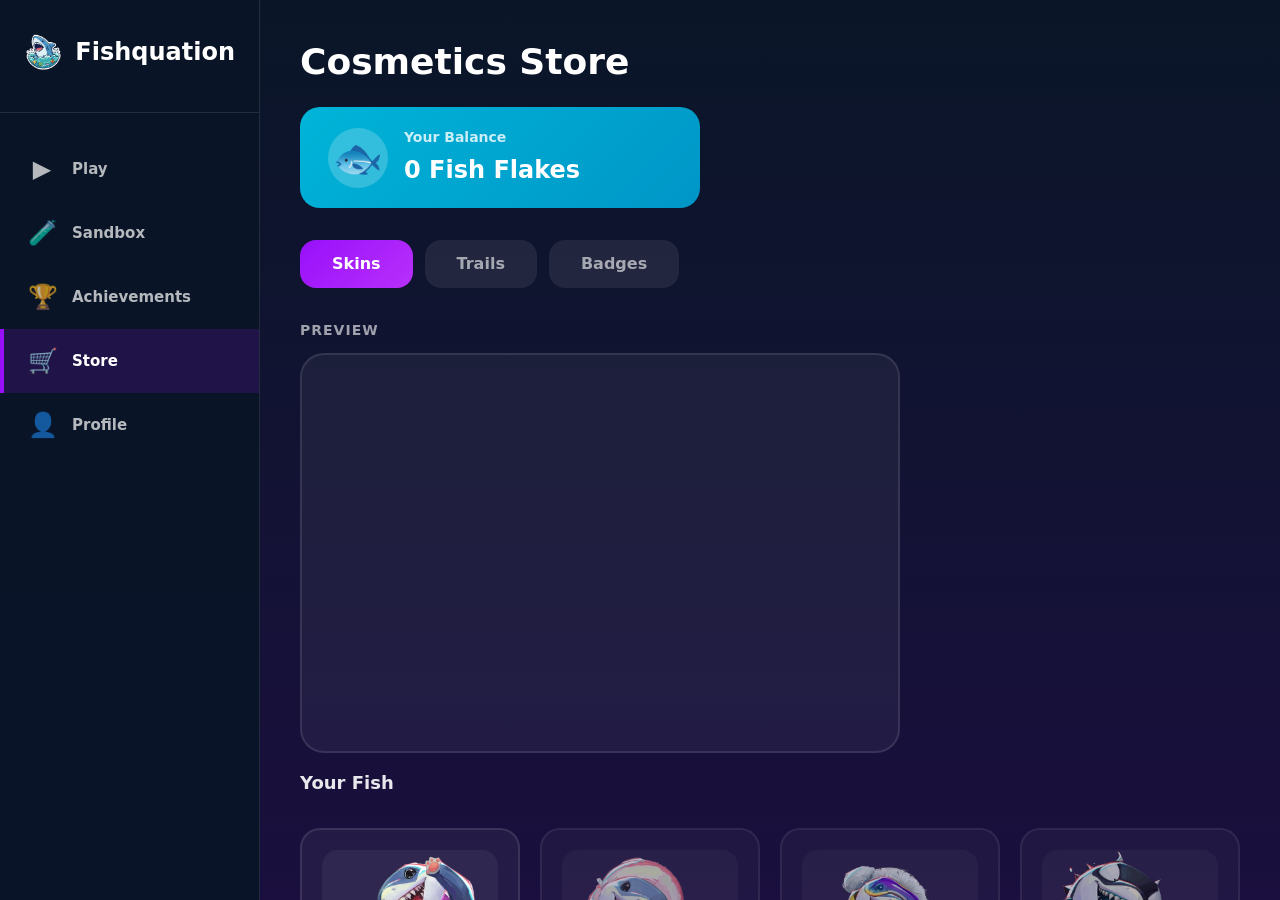
<file: store.html>
<!doctype html>
<html lang="en">
<head>
  <meta charset="utf-8" />
  <meta name="viewport" content="width=device-width, initial-scale=1" />
  <title>Fishquation • Store</title>
  <link href="https://cdn.jsdelivr.net/npm/bootstrap@5.3.2/dist/css/bootstrap.min.css" rel="stylesheet">
  <link rel="stylesheet" href="css/store.css" />
</head>
<body>
  <div class="dashboard-container">
    <aside class="sidebar">
      <div class="sidebar-header">
        <div class="logo-container">
          <div class="logo-image">
            <img src="images/logobgremove.png" alt="Fishquation Logo" />
          </div>
          <div class="logo-text">Fishquation</div>
        </div>
      </div>

      <nav class="nav-menu">
        <a href="dashboard.html" class="nav-item">
          <span class="nav-icon">▶</span>
          <span>Play</span>
        </a>
        <a href="sandbox.html" class="nav-item">
          <span class="nav-icon">🧪</span>
          <span>Sandbox</span>
        </a>
        <a href="achievements.html" class="nav-item">
          <span class="nav-icon">🏆</span>
          <span>Achievements</span>
        </a>
        <a href="store.html" class="nav-item active">
          <span class="nav-icon">🛒</span>
          <span>Store</span>
        </a>
        <a href="profile.html" class="nav-item">
          <span class="nav-icon">👤</span>
          <span>Profile</span>
        </a>
      </nav>
    </aside>

    <main class="main-content">
      <h1 class="page-title">Cosmetics Store</h1>

      <div class="balance-card">
        <div class="balance-icon">🐟</div>
        <div class="balance-info">
          <div class="balance-label">Your Balance</div>
          <div class="balance-amount" id="fishFlakes">2637 Fish Flakes</div>
        </div>
      </div>

      <div class="tabs-container">
        <button class="tab-btn active" data-tab="skins">Skins</button>
        <button class="tab-btn" data-tab="trails">Trails</button>
        <button class="tab-btn" data-tab="badges">Badges</button>
      </div>

      <div class="preview-section">
        <div class="preview-label">Preview</div>
        <div class="preview-box" id="previewBox">
          <iframe 
            id="sketchfabIframe"
            title="JEFF" 
            frameborder="0" 
            allowfullscreen 
            mozallowfullscreen="true" 
            webkitallowfullscreen="true" 
            allow="autoplay; fullscreen; xr-spatial-tracking" 
            xr-spatial-tracking 
            execution-while-out-of-viewport 
            execution-while-not-rendered 
            web-share 
            src="https://sketchfab.com/models/2d9f4dc6f5304ce5bc495891f641fbee/embed?autostart=1&transparent=1&ui_theme=dark">
          </iframe>
        </div>
        <div class="preview-name">Your Fish</div>
      </div>

      <div class="skins-grid" id="skinsGrid">
        <div class="skin-card owned" data-skin="classic">
          <div class="skin-preview">
            <img src="images/jeffdefaultskin.png" alt="Classic Shark" />
          </div>
          <div class="skin-info">
            <div class="skin-name">Classic Shark</div>
            <div class="skin-rarity common">Common</div>
          </div>
          <button class="skin-status owned-btn">Owned</button>
          <button class="skin-action equip-btn">Equipped</button>
        </div>

        <div class="skin-card locked" data-skin="dolphin">
          <div class="skin-preview">
            <img src="images/dolphinshark.png" alt="Dolphin Shark" />
          </div>
          <div class="skin-info">
            <div class="skin-name">Dolphin Shark</div>
            <div class="skin-rarity rare">Rare</div>
          </div>
          <button class="skin-price">
            <span class="price-icon">🐟</span>
            <span class="price-amount">500</span>
          </button>
          <button class="skin-action locked-btn">
            <span class="lock-icon">🔒</span>
            Locked
          </button>
        </div>

        <div class="skin-card locked" data-skin="winter">
          <div class="skin-preview">
            <img src="images/wintershark.png" alt="Winter Shark" />
          </div>
          <div class="skin-info">
            <div class="skin-name">Winter Shark</div>
            <div class="skin-rarity epic">Epic</div>
          </div>
          <button class="skin-price">
            <span class="price-icon">🐟</span>
            <span class="price-amount">1000</span>
          </button>
          <button class="skin-action locked-btn">
            <span class="lock-icon">🔒</span>
            Locked
          </button>
        </div>

        <div class="skin-card locked" data-skin="venom">
          <div class="skin-preview">
            <img src="images/venomshark.png" alt="Venom Shark" />
          </div>
          <div class="skin-info">
            <div class="skin-name">Venom Shark</div>
            <div class="skin-rarity legendary">Legendary</div>
          </div>
          <button class="skin-price">
            <span class="price-icon">🐟</span>
            <span class="price-amount">2000</span>
          </button>
          <button class="skin-action locked-btn">
            <span class="lock-icon">🔒</span>
            Locked
          </button>
        </div>
      </div>
    </main>

    <nav class="bottom-nav d-md-none">
      <a href="dashboard.html" class="bottom-nav-item">
        <span class="bottom-nav-icon">▶</span>
        <span>Play</span>
      </a>
      <a href="sandbox.html" class="bottom-nav-item">
        <span class="bottom-nav-icon">⚗</span>
        <span>Sandbox</span>
      </a>
      <a href="achievements.html" class="bottom-nav-item">
        <span class="bottom-nav-icon">🏆</span>
        <span>Achieve</span>
      </a>
      <a href="store.html" class="bottom-nav-item active">
        <span class="bottom-nav-icon">🛒</span>
        <span>Store</span>
      </a>
      <a href="profile.html" class="bottom-nav-item">
        <span class="bottom-nav-icon">👤</span>
        <span>Profile</span>
      </a>
    </nav>
  </div>

  <script src="https://cdn.jsdelivr.net/npm/bootstrap@5.3.2/dist/js/bootstrap.bundle.min.js"></script>
  <script>
    let currentUser = JSON.parse(localStorage.getItem("currentUser") || "{}");

    if (!currentUser.ownedSkins) {
      currentUser.ownedSkins = ['classic'];
    }
    if (!currentUser.equippedSkin) {
      currentUser.equippedSkin = 'classic';
    }
    if (!currentUser.fishFlakes) {
      currentUser.fishFlakes = 0;
    }

    const skinData = {
      classic: { name: 'Classic Shark', image: 'images/jeffdefaultskin.png', price: 0 },
      dolphin: { name: 'Dolphin Shark', image: 'images/dolphinshark.png', price: 500 },
      winter: { name: 'Winter Shark', image: 'images/wintershark.png', price: 1000 },
      venom: { name: 'Venom Shark', image: 'images/venomshark.png', price: 2000 }
    };

    function updateBalance() {
      document.getElementById("fishFlakes").textContent = `${currentUser.fishFlakes} Fish Flakes`;
    }

    updateBalance();

    function initializeSkins() {
      document.querySelectorAll('.skin-card').forEach(card => {
        const skinType = card.dataset.skin;
        const isOwned = currentUser.ownedSkins.includes(skinType);
        const isEquipped = currentUser.equippedSkin === skinType;

        if (isOwned) {
          card.classList.remove('locked');
          card.classList.add('owned');
          const priceBtn = card.querySelector('.skin-price');
          const lockedBtn = card.querySelector('.locked-btn');
          if (priceBtn) priceBtn.remove();
          if (lockedBtn) lockedBtn.remove();
          if (!card.querySelector('.owned-btn')) {
            const ownedBtn = document.createElement('button');
            ownedBtn.className = 'skin-status owned-btn';
            ownedBtn.textContent = 'Owned';
            card.appendChild(ownedBtn);
          }
          
          if (!card.querySelector('.equip-btn')) {
            const equipBtn = document.createElement('button');
            equipBtn.className = 'skin-action equip-btn';
            equipBtn.textContent = isEquipped ? 'Equipped' : 'Equip';
            card.appendChild(equipBtn);
          } else {
            card.querySelector('.equip-btn').textContent = isEquipped ? 'Equipped' : 'Equip';
          }
        }
      });
    }

    initializeSkins();
    document.querySelectorAll('.tab-btn').forEach(btn => {
      btn.addEventListener('click', () => {
        document.querySelectorAll('.tab-btn').forEach(b => b.classList.remove('active'));
        btn.classList.add('active');
      });
    });

    document.querySelectorAll('.skin-card').forEach(card => {
      card.addEventListener('click', (e) => {
        if (e.target.closest('button')) return;
        
        const skinType = card.dataset.skin;
        const previewBox = document.getElementById('previewBox');
        const iframe = document.getElementById('sketchfabIframe');
        
        previewBox.innerHTML = '';
        
        if (skinType === 'classic') {
          previewBox.appendChild(iframe);
        } else {
          const img = document.createElement('img');
          img.style.width = '100%';
          img.style.height = '100%';
          img.style.objectFit = 'contain';
          img.src = skinData[skinType].image;
          img.alt = skinData[skinType].name;
          previewBox.appendChild(img);
        }

        const skinName = card.querySelector('.skin-name').textContent;
        document.querySelector('.preview-name').textContent = skinName;
      });
    });

    document.addEventListener('click', (e) => {
      if (e.target.closest('.skin-price')) {
        e.stopPropagation();
        const btn = e.target.closest('.skin-price');
        const card = btn.closest('.skin-card');
        const skinType = card.dataset.skin;
        const price = parseInt(btn.querySelector('.price-amount').textContent);
        const skinName = card.querySelector('.skin-name').textContent;
        
        if (currentUser.fishFlakes >= price) {
          if (confirm(`Purchase ${skinName} for ${price} Fish Flakes?`)) {
            currentUser.fishFlakes -= price;

            if (!currentUser.ownedSkins.includes(skinType)) {
              currentUser.ownedSkins.push(skinType);
            }
          
            localStorage.setItem('currentUser', JSON.stringify(currentUser));
            updateBalance();
            card.classList.remove('locked');
            card.classList.add('owned');
            btn.remove();
            card.querySelector('.locked-btn').remove();
            
            const ownedBtn = document.createElement('button');
            ownedBtn.className = 'skin-status owned-btn';
            ownedBtn.textContent = 'Owned';
            card.appendChild(ownedBtn);
            
            const equipBtn = document.createElement('button');
            equipBtn.className = 'skin-action equip-btn';
            equipBtn.textContent = 'Equip';
            card.appendChild(equipBtn);
          }
        } else {
          alert(`Not enough Fish Flakes! You need ${price - currentUser.fishFlakes} more.`);
        }
      }
    });

    document.addEventListener('click', (e) => {
      if (e.target.classList.contains('equip-btn')) {
        e.stopPropagation();
        
        const card = e.target.closest('.skin-card');
        const skinType = card.dataset.skin;
        
        currentUser.equippedSkin = skinType;
        localStorage.setItem('currentUser', JSON.stringify(currentUser));
        
        document.querySelectorAll('.equip-btn').forEach(btn => {
          btn.textContent = 'Equip';
        });
 
        e.target.textContent = 'Equipped';
        
        alert(`${skinData[skinType].name} equipped! Check your profile to see it.`);
      }
    });
  </script>
</body>
</html>
</file>
<file: css/achievements.css>
* {
  box-sizing: border-box;
  margin: 0;
  padding: 0;
}

body {
  min-height: 100vh;
  font-family: 'Nunito', system-ui, -apple-system, 'Segoe UI', Roboto, Arial, sans-serif;
  background: linear-gradient(180deg, #0a1628 0%, #1a2744 100%);
  color: #fff;
  overflow-x: hidden;
}

.dashboard-container {
  display: flex;
  min-height: 100vh;
  position: relative;
}

.sidebar {
  width: 260px;
  background: rgba(10, 22, 40, 0.95);
  border-right: 1px solid rgba(255, 255, 255, 0.1);
  padding: 24px 0;
  position: fixed;
  left: 0;
  top: 0;
  bottom: 0;
  display: flex;
  flex-direction: column;
}

.sidebar-header {
  padding: 0 24px 32px;
  border-bottom: 1px solid rgba(255, 255, 255, 0.1);
}

.logo-container {
  display: flex;
  align-items: center;
  gap: 12px;
}

.logo-image {
  width: 56px;
  height: 56px;
  display: flex;
  align-items: center;
  justify-content: center;
}

.logo-image img {
  width: 100%;
  height: 100%;
  object-fit: contain;
}

.logo-text {
  font-size: 24px;
  font-weight: 900;
  color: #fff;
}

.nav-menu {
  flex: 1;
  padding: 24px 0;
}

.nav-item {
  display: flex;
  align-items: center;
  gap: 16px;
  padding: 14px 24px;
  color: rgba(255, 255, 255, 0.7);
  text-decoration: none;
  font-weight: 700;
  font-size: 15px;
  transition: all 0.2s ease;
  border-left: 4px solid transparent;
}

.nav-item:hover {
  background: rgba(255, 255, 255, 0.05);
  color: #fff;
}

.nav-item.active {
  background: rgba(152, 16, 250, 0.15);
  color: #fff;
  border-left-color: #9810fa;
}

.nav-icon {
  font-size: 24px;
  width: 28px;
  text-align: center;
}

.main-content {
  flex: 1;
  margin-left: 260px;
  padding: 40px 60px;
  width: 100%;
}

.top-bar {
  display: flex;
  justify-content: space-between;
  align-items: center;
  margin-bottom: 16px;
}

.page-title {
  font-size: 56px;
  font-weight: 900;
  background: linear-gradient(135deg, #fff, #a0a0ff);
  -webkit-background-clip: text;
  -webkit-text-fill-color: transparent;
  background-clip: text;
}

.stats-bar {
  display: flex;
  gap: 16px;
}

.stat-pill {
  background: rgba(255, 255, 255, 0.1);
  border: 2px solid rgba(255, 255, 255, 0.2);
  border-radius: 50px;
  padding: 12px 24px;
  display: flex;
  align-items: center;
  gap: 8px;
  font-size: 18px;
  font-weight: 700;
  backdrop-filter: blur(10px);
}

.stat-icon {
  font-size: 24px;
}

.page-subtitle {
  font-size: 16px;
  font-weight: 600;
  color: rgba(255, 255, 255, 0.6);
  margin-bottom: 40px;
}

.achievements-grid {
  display: grid;
  grid-template-columns: repeat(auto-fill, minmax(200px, 1fr));
  gap: 24px;
  max-width: 1200px;
}

.achievement-card {
  background: rgba(255, 255, 255, 0.08);
  border: 2px solid rgba(255, 255, 255, 0.15);
  border-radius: 20px;
  padding: 24px;
  display: flex;
  flex-direction: column;
  align-items: center;
  gap: 16px;
  cursor: pointer;
  transition: all 0.3s ease;
}

.achievement-card:hover {
  background: rgba(255, 255, 255, 0.12);
  border-color: rgba(255, 255, 255, 0.25);
  transform: translateY(-4px);
}

.achievement-card.locked {
  opacity: 0.5;
  cursor: default;
}

.achievement-card.locked:hover {
  background: rgba(255, 255, 255, 0.08);
  border-color: rgba(255, 255, 255, 0.15);
  transform: none;
}

.achievement-icon {
  width: 80px;
  height: 80px;
  border-radius: 20px;
  display: flex;
  align-items: center;
  justify-content: center;
  font-size: 40px;
}

.achievement-icon.orange {
  background: linear-gradient(135deg, #ff8c00, #ff6b00);
}

.achievement-icon.blue {
  background: linear-gradient(135deg, #00b4d8, #0096c7);
}

.achievement-icon.green {
  background: linear-gradient(135deg, #06d6a0, #00c896);
}

.achievement-icon.purple {
  background: linear-gradient(135deg, #9810fa, #b830fb);
}

.achievement-name {
  font-size: 18px;
  font-weight: 700;
  text-align: center;
}

.achievement-status {
  font-size: 14px;
  color: #00d4ff;
  font-weight: 600;
}

.achievement-popup {
  position: fixed;
  top: 0;
  left: 0;
  right: 0;
  bottom: 0;
  background: rgba(0, 0, 0, 0.8);
  backdrop-filter: blur(10px);
  z-index: 1000;
  display: none;
  align-items: center;
  justify-content: center;
}

.achievement-popup.active {
  display: flex;
}

.popup-content {
  background: linear-gradient(180deg, #1a2744 0%, #0a1628 100%);
  border: 2px solid rgba(255, 255, 255, 0.2);
  border-radius: 32px;
  padding: 48px;
  max-width: 500px;
  width: 90%;
  text-align: center;
  position: relative;
}

.close-popup {
  position: absolute;
  top: 20px;
  right: 20px;
  width: 40px;
  height: 40px;
  border-radius: 50%;
  background: rgba(255, 255, 255, 0.1);
  border: 2px solid rgba(255, 255, 255, 0.2);
  color: #fff;
  font-size: 20px;
  cursor: pointer;
  transition: all 0.3s ease;
  display: flex;
  align-items: center;
  justify-content: center;
}

.close-popup:hover {
  background: rgba(255, 255, 255, 0.15);
}

.popup-icon {
  width: 120px;
  height: 120px;
  border-radius: 30px;
  display: flex;
  align-items: center;
  justify-content: center;
  font-size: 60px;
  margin: 0 auto 24px;
}

.popup-icon.orange {
  background: linear-gradient(135deg, #ff8c00, #ff6b00);
}

.popup-icon.blue {
  background: linear-gradient(135deg, #00b4d8, #0096c7);
}

.popup-icon.green {
  background: linear-gradient(135deg, #06d6a0, #00c896);
}

.popup-icon.purple {
  background: linear-gradient(135deg, #9810fa, #b830fb);
}

.popup-title {
  font-size: 32px;
  font-weight: 900;
  margin-bottom: 12px;
}

.popup-description {
  font-size: 16px;
  color: rgba(255, 255, 255, 0.7);
  margin-bottom: 32px;
}

.popup-reward {
  background: rgba(255, 255, 255, 0.05);
  border: 2px solid rgba(255, 255, 255, 0.1);
  border-radius: 20px;
  padding: 24px;
}

.reward-label {
  display: block;
  font-size: 14px;
  color: rgba(255, 255, 255, 0.6);
  margin-bottom: 12px;
  text-transform: uppercase;
  font-weight: 700;
}

.reward-item {
  display: flex;
  align-items: center;
  justify-content: center;
  gap: 12px;
  font-size: 18px;
  font-weight: 700;
  margin-bottom: 12px;
}

.reward-icon {
  font-size: 24px;
}

.reward-status {
  font-size: 14px;
  color: #00d4ff;
  font-weight: 600;
}

.bottom-nav {
  position: fixed;
  bottom: 0;
  left: 0;
  right: 0;
  background: rgba(10, 22, 40, 0.98);
  backdrop-filter: blur(10px);
  border-top: 1px solid rgba(255, 255, 255, 0.1);
  display: flex;
  justify-content: space-around;
  padding: 12px 0;
  z-index: 100;
}

.bottom-nav-item {
  display: flex;
  flex-direction: column;
  align-items: center;
  gap: 4px;
  padding: 8px 16px;
  color: rgba(255, 255, 255, 0.6);
  text-decoration: none;
  font-size: 12px;
  font-weight: 600;
  transition: all 0.3s ease;
}

.bottom-nav-item.active {
  color: #9810fa;
}

.bottom-nav-icon {
  font-size: 24px;
}

@media (max-width: 1024px) {
  .sidebar {
    display: none;
  }

  .main-content {
    margin-left: 0;
    padding: 20px;
    padding-bottom: 80px;
  }

  .page-title {
    font-size: 36px;
  }

  .achievements-grid {
    grid-template-columns: repeat(auto-fill, minmax(150px, 1fr));
    gap: 16px;
  }

  .bottom-nav {
    display: flex;
  }
}

@media (min-width: 1025px) {
  .bottom-nav {
    display: none;
  }
}

@media (max-width: 768px) {
  .top-bar {
    flex-direction: column;
    align-items: flex-start;
    gap: 16px;
  }

  .stats-bar {
    width: 100%;
    justify-content: space-between;
  }

  .stat-pill {
    padding: 10px 16px;
    font-size: 14px;
  }

  .stat-icon {
    font-size: 20px;
  }

  .achievements-grid {
    grid-template-columns: repeat(2, 1fr);
  }

  .popup-content {
    padding: 32px 24px;
  }
}
</file>
<file: css/contact.css>
* {
  box-sizing: border-box;
  margin: 0;
  padding: 0;
}

body {
  min-height: 100vh;
  font-family: 'Nunito', system-ui, -apple-system, 'Segoe UI', Roboto, Arial, sans-serif;
  background: linear-gradient(180deg, #1a0f3e 0%, #0a0a2e 100%);
  color: #fff;
  overflow-x: hidden;
}

.contact-container {
  min-height: 100vh;
  max-width: 600px;
  margin: 0 auto;
  padding: 20px;
}

.top-bar {
  display: flex;
  align-items: center;
  gap: 16px;
  margin-bottom: 32px;
  padding-top: 20px;
}

.back-btn {
  width: 48px;
  height: 48px;
  border-radius: 50%;
  background: rgba(255, 255, 255, 0.1);
  border: 2px solid rgba(255, 255, 255, 0.2);
  color: #fff;
  display: flex;
  align-items: center;
  justify-content: center;
  cursor: pointer;
  transition: all 0.3s ease;
  flex-shrink: 0;
  font-size: 24px;
}

.back-btn:hover {
  background: rgba(255, 255, 255, 0.15);
  transform: translateX(-4px);
}

.page-title {
  font-size: 28px;
  font-weight: 900;
  margin: 0;
}

.main-content {
  display: flex;
  flex-direction: column;
  gap: 24px;
}

.about-card {
  background: rgba(255, 255, 255, 0.05);
  border: 2px solid rgba(255, 255, 255, 0.1);
  border-radius: 24px;
  padding: 32px;
}

.logo-section {
  display: flex;
  align-items: center;
  gap: 20px;
  margin-bottom: 24px;
}

.about-logo {
  width: 80px;
  height: 80px;
  object-fit: contain;
}

.brand-info {
  flex: 1;
}

.brand-name {
  font-size: 24px;
  font-weight: 900;
  margin-bottom: 4px;
  letter-spacing: 1px;
}

.brand-tagline {
  font-size: 14px;
  color: #00d4ff;
  font-weight: 600;
  margin: 0;
}

.about-description {
  font-size: 15px;
  line-height: 1.6;
  color: rgba(255, 255, 255, 0.85);
  margin: 0;
}

.contact-form-card {
  background: rgba(255, 255, 255, 0.05);
  border: 2px solid rgba(255, 255, 255, 0.1);
  border-radius: 24px;
  padding: 32px;
}

.card-header {
  display: flex;
  align-items: center;
  gap: 12px;
  margin-bottom: 24px;
}

.card-header svg {
  color: #00d4ff;
}

.card-title {
  font-size: 20px;
  font-weight: 700;
  margin: 0;
}

.contact-form {
  display: flex;
  flex-direction: column;
  gap: 20px;
}

.form-group {
  display: flex;
  flex-direction: column;
  gap: 8px;
}

.form-label {
  font-size: 14px;
  font-weight: 600;
  color: rgba(255, 255, 255, 0.9);
}

.input-wrapper {
  position: relative;
  display: flex;
  align-items: center;
}

.input-icon {
  position: absolute;
  left: 16px;
  color: rgba(255, 255, 255, 0.5);
  pointer-events: none;
  font-size: 20px;
}

.form-input {
  width: 100%;
  padding: 14px 16px 14px 48px;
  background: rgba(255, 255, 255, 0.08);
  border: 2px solid rgba(255, 255, 255, 0.15);
  border-radius: 16px;
  color: #fff;
  font-size: 15px;
  font-weight: 500;
  outline: none;
  transition: all 0.3s ease;
}

.form-input::placeholder {
  color: rgba(255, 255, 255, 0.4);
}

.form-input:focus {
  background: rgba(255, 255, 255, 0.1);
  border-color: #9810fa;
}

.form-textarea {
  width: 100%;
  padding: 14px 16px;
  background: rgba(255, 255, 255, 0.08);
  border: 2px solid rgba(255, 255, 255, 0.15);
  border-radius: 16px;
  color: #fff;
  font-size: 15px;
  font-weight: 500;
  outline: none;
  resize: vertical;
  font-family: inherit;
  transition: all 0.3s ease;
}

.form-textarea::placeholder {
  color: rgba(255, 255, 255, 0.4);
}

.form-textarea:focus {
  background: rgba(255, 255, 255, 0.1);
  border-color: #9810fa;
}

.submit-btn {
  background: linear-gradient(135deg, #9810fa, #00d4ff);
  border: none;
  border-radius: 16px;
  padding: 16px 32px;
  font-size: 16px;
  font-weight: 900;
  color: #fff;
  cursor: pointer;
  display: flex;
  align-items: center;
  justify-content: center;
  gap: 12px;
  transition: all 0.3s ease;
  margin-top: 8px;
}

.submit-btn:hover {
  transform: translateY(-2px);
  box-shadow: 0 8px 20px rgba(152, 16, 250, 0.4);
}

.success-message {
  background: rgba(0, 212, 255, 0.15);
  border: 2px solid rgba(0, 212, 255, 0.4);
  border-radius: 16px;
  padding: 20px;
  text-align: center;
  font-size: 16px;
  font-weight: 700;
  color: #00d4ff;
  animation: fadeIn 0.3s ease;
}

@keyframes fadeIn {
  from {
    opacity: 0;
    transform: translateY(-10px);
  }
  to {
    opacity: 1;
    transform: translateY(0);
  }
}

.social-card {
  background: rgba(255, 255, 255, 0.05);
  border: 2px solid rgba(255, 255, 255, 0.1);
  border-radius: 24px;
  padding: 32px;
}

.social-title {
  font-size: 18px;
  font-weight: 700;
  margin-bottom: 20px;
  text-align: center;
}

.social-buttons {
  display: grid;
  grid-template-columns: repeat(3, 1fr);
  gap: 12px;
}

.social-btn {
  background: rgba(255, 255, 255, 0.08);
  border: 2px solid rgba(255, 255, 255, 0.15);
  border-radius: 16px;
  padding: 16px;
  display: flex;
  flex-direction: column;
  align-items: center;
  gap: 8px;
  color: #fff;
  text-decoration: none;
  font-size: 13px;
  font-weight: 600;
  transition: all 0.3s ease;
}

.social-btn:hover {
  background: rgba(255, 255, 255, 0.12);
  border-color: rgba(255, 255, 255, 0.25);
  transform: translateY(-4px);
  color: #fff;
}

.social-btn i {
  font-size: 28px;
}

.footer-text {
  text-align: center;
  font-size: 14px;
  color: rgba(255, 255, 255, 0.5);
  padding: 20px 0;
}

@media (max-width: 768px) {
  .contact-container {
    padding: 16px;
  }

  .top-bar {
    margin-bottom: 24px;
  }

  .page-title {
    font-size: 24px;
  }

  .about-card,
  .contact-form-card,
  .social-card {
    padding: 24px;
  }

  .logo-section {
    flex-direction: column;
    text-align: center;
  }

  .social-buttons {
    grid-template-columns: 1fr;
  }
}
</file>
<file: css/daily.css>
* {
  box-sizing: border-box;
  margin: 0;
  padding: 0;
}

body {
  min-height: 100vh;
  font-family: 'Nunito', system-ui, -apple-system, 'Segoe UI', Roboto, Arial, sans-serif;
  background: linear-gradient(180deg, #1a1464 0%, #0a0a2e 100%);
  color: #fff;
  overflow-x: hidden;
}

.daily-container {
  min-height: 100vh;
  display: flex;
  flex-direction: column;
  max-width: 1400px;
  margin: 0 auto;
  padding: 20px;
}

.top-bar {
  display: flex;
  justify-content: space-between;
  align-items: center;
  padding: 20px 0;
  margin-bottom: 40px;
}

.back-btn {
  width: 50px;
  height: 50px;
  border-radius: 50%;
  background: rgba(255, 255, 255, 0.1);
  border: 2px solid rgba(255, 255, 255, 0.2);
  color: #fff;
  font-size: 24px;
  display: flex;
  align-items: center;
  justify-content: center;
  cursor: pointer;
  transition: all 0.3s ease;
}

.back-btn:hover {
  background: rgba(255, 255, 255, 0.15);
  border-color: rgba(255, 255, 255, 0.3);
  transform: translateX(-4px);
}

.stats-bar {
  display: flex;
  gap: 16px;
}

.stat-pill {
  background: rgba(255, 255, 255, 0.1);
  border: 2px solid rgba(255, 255, 255, 0.2);
  border-radius: 50px;
  padding: 12px 24px;
  display: flex;
  align-items: center;
  gap: 8px;
  font-size: 18px;
  font-weight: 700;
  backdrop-filter: blur(10px);
}

.stat-icon {
  font-size: 24px;
}

.main-content {
  flex: 1;
  padding: 20px;
  width: 100%;
}

.header-section {
  text-align: center;
  margin-bottom: 60px;
}

.page-title {
  font-size: 56px;
  font-weight: 900;
  margin-bottom: 12px;
  background: linear-gradient(135deg, #fff, #a0a0ff);
  -webkit-background-clip: text;
  -webkit-text-fill-color: transparent;
  background-clip: text;
}

.page-subtitle {
  font-size: 20px;
  font-weight: 600;
  color: rgba(255, 255, 255, 0.6);
}

.challenges-grid {
  display: grid;
  grid-template-columns: repeat(auto-fit, minmax(450px, 1fr));
  gap: 24px;
  max-width: 1200px;
  margin: 0 auto;
}

.challenge-card {
  background: rgba(255, 255, 255, 0.08);
  border: 2px solid rgba(255, 255, 255, 0.15);
  border-radius: 24px;
  padding: 28px;
  display: flex;
  align-items: center;
  gap: 20px;
  cursor: pointer;
  transition: all 0.3s ease;
  backdrop-filter: blur(10px);
}

.challenge-card:hover {
  background: rgba(255, 255, 255, 0.12);
  border-color: rgba(255, 255, 255, 0.25);
  transform: translateY(-6px);
  box-shadow: 0 12px 40px rgba(0, 0, 0, 0.3);
}

.challenge-icon-box {
  width: 70px;
  height: 70px;
  border-radius: 18px;
  display: flex;
  align-items: center;
  justify-content: center;
  flex-shrink: 0;
}

.challenge-icon-box.play {
  background: linear-gradient(135deg, #ff6b9d, #c471ed);
}

.challenge-icon-box.perfect {
  background: linear-gradient(135deg, #ff6b6b, #ff8787);
}

.challenge-icon-box.accuracy {
  background: linear-gradient(135deg, #4facfe, #00f2fe);
}

.challenge-icon {
  font-size: 36px;
}

.challenge-content {
  flex: 1;
}

.challenge-title {
  font-size: 24px;
  font-weight: 700;
  margin-bottom: 6px;
  color: #fff;
}

.challenge-subtitle {
  font-size: 16px;
  font-weight: 600;
  color: rgba(255, 255, 255, 0.6);
  margin-bottom: 16px;
}

.challenge-rewards {
  display: flex;
  gap: 20px;
  margin-bottom: 16px;
}

.reward-item {
  display: flex;
  align-items: center;
  gap: 6px;
  font-size: 16px;
  font-weight: 700;
}

.reward-icon {
  font-size: 18px;
}

.reward-value {
  color: #ffd700;
}

.challenge-progress {
  width: 100%;
}

.progress-label {
  display: flex;
  justify-content: space-between;
  align-items: center;
  margin-bottom: 10px;
  font-size: 12px;
  font-weight: 700;
  color: rgba(255, 255, 255, 0.7);
  text-transform: uppercase;
  letter-spacing: 1px;
}

.progress-count {
  color: rgba(255, 255, 255, 0.9);
}

.progress-bar-container {
  width: 100%;
  height: 10px;
  background: rgba(255, 255, 255, 0.1);
  border-radius: 50px;
  overflow: hidden;
}

.progress-bar-fill {
  height: 100%;
  background: linear-gradient(90deg, #ff6b9d, #ffd700);
  border-radius: 50px;
  transition: width 0.5s ease;
}

.challenge-arrow {
  width: 50px;
  height: 50px;
  border-radius: 50%;
  background: rgba(255, 255, 255, 0.1);
  border: 2px solid rgba(255, 255, 255, 0.2);
  color: #fff;
  font-size: 28px;
  display: flex;
  align-items: center;
  justify-content: center;
  cursor: pointer;
  transition: all 0.3s ease;
  flex-shrink: 0;
}

.challenge-arrow:hover {
  background: rgba(255, 255, 255, 0.15);
  transform: translateX(6px);
}

@media (max-width: 1024px) {
  .challenges-grid {
    grid-template-columns: 1fr;
  }
}

@media (max-width: 768px) {
  .page-title {
    font-size: 40px;
  }

  .challenges-grid {
    grid-template-columns: 1fr;
    gap: 20px;
  }

  .challenge-card {
    padding: 20px;
  }

  .challenge-icon-box {
    width: 60px;
    height: 60px;
  }

  .challenge-icon {
    font-size: 28px;
  }

  .challenge-title {
    font-size: 20px;
  }
}

@media (max-width: 480px) {
  .stat-pill {
    padding: 10px 16px;
    font-size: 14px;
  }

  .stat-icon {
    font-size: 20px;
  }
}
</file>
<file: css/dashboard.css>
* {
  box-sizing: border-box;
  margin: 0;
  padding: 0;
}

body {
  min-height: 100vh;
  font-family: system-ui, -apple-system, 'Segoe UI', Roboto, Arial, sans-serif;
  background: linear-gradient(180deg, #0a1628 0%, #1a2744 100%);
  color: #fff;
  overflow-x: hidden;
}

.dashboard-container {
  display: flex;
  min-height: 100vh;
}

.sidebar {
  width: 260px;
  background: rgba(10, 22, 40, 0.95);
  border-right: 1px solid rgba(255, 255, 255, 0.1);
  padding: 24px 0;
  position: fixed;
  left: 0;
  top: 0;
  bottom: 0;
  display: flex;
  flex-direction: column;
}

.sidebar-header {
  padding: 0 24px 32px;
  border-bottom: 1px solid rgba(255, 255, 255, 0.1);
}

.logo-container {
  display: flex;
  align-items: center;
  gap: 12px;
}

.logo-image {
  width: 56px;
  height: 56px;
  display: flex;
  align-items: center;
  justify-content: center;
}

.logo-image img {
  width: 100%;
  height: 100%;
  object-fit: contain;
}

.logo-text {
  font-size: 24px;
  font-weight: 900;
  color: #fff;
}

.nav-menu {
  flex: 1;
  padding: 24px 0;
}

.nav-item {
  display: flex;
  align-items: center;
  gap: 16px;
  padding: 14px 24px;
  color: rgba(255, 255, 255, 0.7);
  text-decoration: none;
  font-weight: 700;
  font-size: 15px;
  transition: all 0.2s ease;
  border-left: 4px solid transparent;
}

.nav-item:hover {
  background: rgba(255, 255, 255, 0.05);
  color: #fff;
}

.nav-item.active {
  background: rgba(152, 16, 250, 0.15);
  color: #fff;
  border-left-color: #9810fa;
}

.nav-icon {
  font-size: 24px;
  width: 28px;
  text-align: center;
}

.main-content {
  margin-left: 260px;
  flex: 1;
  padding: 40px 60px;
  max-width: 1200px;
}

.profile-card {
  background: rgba(255, 255, 255, 0.05);
  border: 2px solid rgba(255, 255, 255, 0.1);
  border-radius: 20px;
  padding: 24px 28px;
  margin-bottom: 40px;
  display: flex;
  align-items: center;
  gap: 24px;
}

.profile-avatar {
  width: 120px;
  height: 120px;
  border-radius: 50%;
  overflow: hidden;
  border: 4px solid rgba(152, 16, 250, 0.3);
  flex-shrink: 0;
  background: linear-gradient(135deg, #9810fa, #00d4ff);
  padding: 4px;
}

.profile-avatar img {
  width: 100%;
  height: 100%;
  border-radius: 50%;
  object-fit: cover;
}

.profile-info {
  flex: 1;
}

.profile-name {
  font-size: 22px;
  font-weight: 900;
  margin-bottom: 4px;
}

.profile-badge {
  display: flex;
  align-items: center;
  gap: 6px;
  color: rgba(255, 255, 255, 0.7);
  font-size: 14px;
  font-weight: 600;
}

.badge-dot {
  width: 8px;
  height: 8px;
  border-radius: 50%;
  background: #ffa500;
}

.profile-level {
  margin-top: 16px;
}

.level-header {
  display: flex;
  justify-content: space-between;
  align-items: center;
  margin-bottom: 8px;
}

.level-text {
  display: flex;
  align-items: center;
  gap: 8px;
  font-weight: 700;
  font-size: 14px;
}

.level-icon {
  font-size: 18px;
}

.level-xp {
  font-size: 14px;
  color: rgba(255, 255, 255, 0.7);
}

.level-bar {
  height: 12px;
  background: rgba(255, 255, 255, 0.1);
  border-radius: 999px;
  overflow: hidden;
}

.level-bar-fill {
  height: 100%;
  background: linear-gradient(90deg, #9810fa, #b830fb);
  border-radius: 999px;
  transition: width 0.3s ease;
}

.stats-row {
  display: flex;
  gap: 16px;
  margin-top: 16px;
}

.stat-badge {
  display: flex;
  align-items: center;
  gap: 8px;
  padding: 8px 16px;
  background: rgba(255, 255, 255, 0.05);
  border-radius: 12px;
  font-weight: 700;
}

.stat-icon {
  font-size: 20px;
}

.stat-value {
  font-size: 16px;
}

.section-title {
  font-size: 28px;
  font-weight: 900;
  margin-bottom: 24px;
}

.modes-grid {
  display: flex;
  flex-direction: column;
  gap: 16px;
}

.mode-card {
  background: rgba(255, 255, 255, 0.05);
  border: 2px solid rgba(255, 255, 255, 0.15);
  border-radius: 16px;
  padding: 20px 24px;
  display: flex;
  align-items: center;
  gap: 20px;
  cursor: pointer;
  transition: all 0.2s ease;
  text-decoration: none;
  color: #fff;
}

.mode-card:hover {
  background: rgba(255, 255, 255, 0.08);
  border-color: rgba(255, 255, 255, 0.25);
  transform: translateY(-2px);
}

.mode-card:active {
  transform: scale(0.98);
}

.mode-icon-box {
  width: 64px;
  height: 64px;
  border-radius: 16px;
  display: flex;
  align-items: center;
  justify-content: center;
  font-size: 32px;
  flex-shrink: 0;
}

.mode-card.start-game .mode-icon-box {
  background: linear-gradient(135deg, #9810fa, #b830fb);
}

.mode-card.practice .mode-icon-box {
  background: linear-gradient(135deg, #00b4d8, #0096c7);
}

.mode-card.daily .mode-icon-box {
  background: linear-gradient(135deg, #ff6b35, #ff8c42);
}

.mode-content {
  flex: 1;
}

.mode-title {
  font-size: 18px;
  font-weight: 800;
  margin-bottom: 4px;
}

.mode-description {
  font-size: 14px;
  color: rgba(255, 255, 255, 0.7);
  font-weight: 500;
}

.mode-arrow {
  font-size: 24px;
  color: rgba(255, 255, 255, 0.4);
  transition: all 0.2s ease;
}

.mode-card:hover .mode-arrow {
  color: #fff;
  transform: translateX(4px);
}

.bottom-nav {
  display: none;
}

@media (max-width: 968px) {
  .sidebar {
    display: none;
  }

  .main-content {
    margin-left: 0;
    padding: 20px;
    padding-bottom: 100px;
  }

  .bottom-nav {
    display: flex;
    position: fixed;
    bottom: 0;
    left: 0;
    right: 0;
    background: rgba(10, 22, 40, 0.98);
    border-top: 1px solid rgba(255, 255, 255, 0.1);
    padding: 12px 8px;
    justify-content: space-around;
    z-index: 100;
  }

  .bottom-nav-item {
    display: flex;
    flex-direction: column;
    align-items: center;
    gap: 4px;
    padding: 8px 16px;
    color: rgba(255, 255, 255, 0.6);
    text-decoration: none;
    font-size: 11px;
    font-weight: 700;
    transition: all 0.2s ease;
  }

  .bottom-nav-item.active {
    color: #9810fa;
  }

  .bottom-nav-icon {
    font-size: 24px;
  }
}
</file>
<file: css/level-select.css>
* {
  box-sizing: border-box;
  margin: 0;
  padding: 0;
}

body {
  min-height: 100vh;
  font-family: 'Nunito', system-ui, -apple-system, 'Segoe UI', Roboto, Arial, sans-serif;
  background: linear-gradient(180deg, #1a1464 0%, #0a0a2e 100%);
  color: #fff;
  overflow-x: hidden;
}

.level-select-container {
  min-height: 100vh;
  display: flex;
  flex-direction: column;
  max-width: 1200px;
  margin: 0 auto;
  padding: 20px;
}

.top-bar {
  display: flex;
  justify-content: space-between;
  align-items: center;
  padding: 20px 0;
  margin-bottom: 40px;
}

.back-btn {
  width: 50px;
  height: 50px;
  border-radius: 50%;
  background: rgba(255, 255, 255, 0.1);
  border: 2px solid rgba(255, 255, 255, 0.2);
  color: #fff;
  font-size: 24px;
  display: flex;
  align-items: center;
  justify-content: center;
  cursor: pointer;
  transition: all 0.3s ease;
}

.back-btn:hover {
  background: rgba(255, 255, 255, 0.15);
  border-color: rgba(255, 255, 255, 0.3);
  transform: translateX(-4px);
}

.stats-bar {
  display: flex;
  gap: 16px;
}

.stat-pill {
  background: rgba(255, 255, 255, 0.1);
  border: 2px solid rgba(255, 255, 255, 0.2);
  border-radius: 50px;
  padding: 12px 24px;
  display: flex;
  align-items: center;
  gap: 8px;
  font-size: 18px;
  font-weight: 700;
  backdrop-filter: blur(10px);
}

.stat-icon {
  font-size: 24px;
}

.main-content {
  flex: 1;
  display: flex;
  flex-direction: column;
  align-items: center;
  padding: 20px;
}

.header-section {
  text-align: center;
  margin-bottom: 60px;
  width: 100%;
  max-width: 600px;
}

.title-row {
  display: flex;
  align-items: center;
  justify-content: space-between;
  gap: 20px;
  margin-bottom: 16px;
}

.page-title {
  font-size: 56px;
  font-weight: 900;
  margin: 0;
  background: linear-gradient(135deg, #fff, #a0a0ff);
  -webkit-background-clip: text;
  -webkit-text-fill-color: transparent;
  background-clip: text;
}

.info-btn {
  width: 56px;
  height: 56px;
  border-radius: 16px;
  border: 2px solid rgba(255, 255, 255, 0.3);
  background: linear-gradient(135deg, rgba(152, 16, 250, 0.3), rgba(0, 212, 255, 0.3));
  color: #fff;
  cursor: pointer;
  transition: all 0.3s ease;
  display: flex;
  align-items: center;
  justify-content: center;
  flex-shrink: 0;
  backdrop-filter: blur(10px);
}

.info-btn:hover {
  background: linear-gradient(135deg, rgba(152, 16, 250, 0.5), rgba(0, 212, 255, 0.5));
  border-color: #9810fa;
  transform: scale(1.1) rotate(5deg);
  box-shadow: 0 8px 20px rgba(152, 16, 250, 0.4);
}

.info-btn svg {
  width: 28px;
  height: 28px;
}

.progress-text {
  font-size: 20px;
  font-weight: 600;
  color: rgba(255, 255, 255, 0.7);
  margin-bottom: 16px;
}

.progress-bar-container {
  width: 100%;
  height: 12px;
  background: rgba(255, 255, 255, 0.1);
  border-radius: 50px;
  overflow: hidden;
  border: 2px solid rgba(255, 255, 255, 0.2);
}

.progress-bar-fill {
  height: 100%;
  background: linear-gradient(90deg, #9810fa, #00d4ff);
  border-radius: 50px;
  transition: width 0.5s ease;
}

.levels-grid {
  display: grid;
  grid-template-columns: repeat(4, 1fr);
  gap: 24px;
  width: 100%;
  max-width: 900px;
  margin-bottom: 60px;
}

.level-card {
  background: rgba(255, 255, 255, 0.08);
  border: 3px solid rgba(255, 255, 255, 0.15);
  border-radius: 24px;
  padding: 32px 24px;
  display: flex;
  flex-direction: column;
  align-items: center;
  gap: 16px;
  cursor: pointer;
  transition: all 0.3s ease;
  backdrop-filter: blur(10px);
  aspect-ratio: 1;
}

.level-card:not(.locked):hover {
  background: rgba(255, 255, 255, 0.12);
  border-color: rgba(152, 16, 250, 0.5);
  transform: translateY(-8px);
}

.level-card.completed {
  background: rgba(152, 16, 250, 0.15);
  border-color: rgba(152, 16, 250, 0.4);
}

.level-card.locked {
  opacity: 0.4;
  cursor: not-allowed;
  background: rgba(255, 255, 255, 0.03);
}

.level-number {
  font-size: 56px;
  font-weight: 900;
  background: linear-gradient(135deg, #9810fa, #00d4ff);
  -webkit-background-clip: text;
  -webkit-text-fill-color: transparent;
  background-clip: text;
}

.level-card.locked .level-number {
  font-size: 48px;
  background: none;
  -webkit-text-fill-color: rgba(255, 255, 255, 0.3);
}

.stars-row {
  display: flex;
  gap: 8px;
}

.star {
  font-size: 28px;
  opacity: 0.3;
}

.star.earned {
  opacity: 1;
}

.start-button {
  width: 100%;
  max-width: 400px;
  padding: 24px;
  background: linear-gradient(135deg, #9810fa, #00d4ff);
  border: none;
  border-radius: 20px;
  font-size: 24px;
  font-weight: 900;
  text-transform: uppercase;
  letter-spacing: 1px;
  color: #fff;
  cursor: pointer;
  transition: all 0.3s ease;
  box-shadow: 0 8px 0 rgba(114, 9, 183, 0.5);
}

.start-button:hover:not(:disabled) {
  transform: translateY(-4px);
  box-shadow: 0 12px 0 rgba(114, 9, 183, 0.5);
}

.start-button:active:not(:disabled) {
  transform: translateY(0);
  box-shadow: 0 4px 0 rgba(114, 9, 183, 0.5);
}

.start-button:disabled {
  opacity: 0.5;
  cursor: not-allowed;
  background: rgba(255, 255, 255, 0.1);
  box-shadow: none;
}

.game-info-modal {
  position: fixed;
  top: 0;
  left: 0;
  right: 0;
  bottom: 0;
  background: rgba(0, 0, 0, 0.85);
  backdrop-filter: blur(10px);
  display: none;
  align-items: center;
  justify-content: center;
  z-index: 1000;
  padding: 20px;
}

.game-info-modal.active {
  display: flex;
}

.modal-content {
  background: linear-gradient(180deg, #1a0f3e 0%, #0a0a2e 100%);
  border: 2px solid rgba(255, 255, 255, 0.2);
  border-radius: 24px;
  padding: 40px;
  max-width: 800px;
  width: 100%;
  max-height: 90vh;
  overflow-y: auto;
  position: relative;
  box-shadow: 0 20px 60px rgba(0, 0, 0, 0.5);
  scroll-behavior: smooth;
}

.close-modal {
  position: absolute;
  top: 20px;
  right: 20px;
  width: 44px;
  height: 44px;
  border-radius: 50%;
  border: none;
  background: rgba(255, 255, 255, 0.1);
  color: #fff;
  font-size: 24px;
  cursor: pointer;
  transition: all 0.3s;
  z-index: 10;
  display: flex;
  align-items: center;
  justify-content: center;
}

.close-modal:hover {
  background: rgba(255, 0, 0, 0.4);
  transform: rotate(90deg);
}

.modal-title {
  font-size: 36px;
  font-weight: 900;
  color: #fff;
  margin-bottom: 24px;
  text-align: center;
  background: linear-gradient(135deg, #fff, #a0a0ff);
  -webkit-background-clip: text;
  -webkit-text-fill-color: transparent;
  background-clip: text;
}

.sketchfab-embed-wrapper {
  width: 100%;
  height: 600px;
  margin: 0;
  padding: 0;
}

.sketchfab-embed-wrapper iframe {
  width: 100%;
  height: 100%;
  border: none;
}

.sketchfab-embed-wrapper p {
  margin: 5px 0 0 0;
  text-align: center;
}

@media (max-width: 1024px) {
  .levels-grid {
    grid-template-columns: repeat(3, 1fr);
  }
}

@media (max-width: 768px) {
  .page-title {
    font-size: 40px;
  }

  .levels-grid {
    grid-template-columns: repeat(2, 1fr);
    gap: 16px;
  }

  .level-card {
    padding: 24px 16px;
  }

  .level-number {
    font-size: 48px;
  }

  .star {
    font-size: 24px;
  }

  .modal-content {
    padding: 28px;
    max-height: 85vh;
  }

  .modal-title {
    font-size: 28px;
    margin-bottom: 20px;
  }

  .sketchfab-embed-wrapper {
    height: 400px;
  }

  .info-btn {
    width: 48px;
    height: 48px;
  }

  .info-btn svg {
    width: 24px;
    height: 24px;
  }
}

@media (max-width: 480px) {
  .stats-bar {
    gap: 8px;
  }

  .stat-pill {
    padding: 8px 16px;
    font-size: 14px;
  }

  .stat-icon {
    font-size: 20px;
  }

  .title-row {
    gap: 12px;
  }

  .info-btn {
    width: 44px;
    height: 44px;
    border-radius: 12px;
  }
}
</file>
<file: css/style.css>
:root{
  --fq-navy:#071126;
  --fq-blue:#2f7dbb;
  --fq-teal:#2bb7b0;
  --fq-darkpurple:#9810fa;
  --fq-orange:#f59a2a;
  --fq-purple:#9a7bd6;

  --landing-bg:#192f4f;
  --landing-text:#ffffff;
  --landing-muted:#ffffff;
  --landing-border:#e6e6e6;
  --landing-shadow:0 10px 30px rgba(0,0,0,0.08);

  --r:18px;
  --max:1100px;
}

*{box-sizing:border-box}
html,body{height:100%}

body{
  margin:0;
  font-family: ui-sans-serif, system-ui, -apple-system, Segoe UI, Roboto, Arial;
}

a{color:inherit; text-decoration:none}

.container{max-width:var(--max); margin:0 auto; padding:22px}

.card{
  border-radius:var(--r);
}

.topbar{
  display:flex;
  align-items:center;
  justify-content:space-between;
  padding:18px 28px;
  max-width:1200px;
  margin:0 auto;
}

.brand{
  display:flex;
  align-items:center;
  gap:10px;
}

.brand-text{
  font-weight:900;
  letter-spacing:0.2px;
  text-transform:uppercase;
}

.brand-logo{
  width:44px;
  height:44px;
  object-fit:contain;
}

.lang-btn{
  display:flex;
  align-items:center;
  gap:10px;
  border:0;
  background:transparent;
  color:var(--landing-muted);
  font-weight:800;
  letter-spacing:0.6px;
  cursor:pointer;
  padding:10px 12px;
  border-radius:999px;
}

.lang-btn:hover{
  background:rgba(0,0,0,0.04);
}

.lang-label{
  font-size:12px;
}

.chev{
  font-size:14px;
  transform:translateY(-1px);
}

.topbar-right{
  position:relative;
  display:flex;
  align-items:center;
  gap:10px;
}

.lang-menu{
  position:absolute;
  right:0;
  top:48px;
  min-width:180px;
  background:#9810fa;
  border:1px solid var(--landing-border);
  border-radius:14px;
  box-shadow:var(--landing-shadow);
  padding:8px;
  display:none;
}

.lang-menu.open{
  display:block;
}

.lang-item{
  width:100%;
  text-align:left;
  border:0;
  background:transparent;
  padding:10px 12px;
  border-radius:10px;
  font-weight:700;
  color:var(--landing-text);
  cursor:pointer;
}

.lang-item:hover{
  background:rgba(0,0,0,0.04);
}

.hero{
  min-height:calc(100vh - 150px);
  display:flex;
  align-items:center;
  justify-content:center;
  padding:10px 24px 70px;
}

.hero-inner{
  width:100%;
  max-width:1200px;
  display:flex;
  align-items:center;
  justify-content:center;
  gap:70px;
}

.hero-visual{
  width:420px;
  max-width:42vw;
  display:flex;
  align-items:center;
  justify-content:center;
}

.hero-logo{
  width:360px;
  max-width:100%;
  height:auto;
  object-fit:contain;
}

.hero-copy{
  width:520px;
  max-width:46vw;
}

.headline{
  font-size:34px;
  line-height:1.15;
  margin:0 0 22px;
  font-weight:900;
}

.cta{
  display:flex;
  flex-direction:column;
  gap:12px;
  max-width:360px;
}

.btn{
  display:inline-flex;
  align-items:center;
  justify-content:center;
  height:46px;
  padding:0 18px;
  border-radius:14px;
  font-weight:900;
  letter-spacing:0.6px;
  font-size:13px;
  text-transform:uppercase;
  user-select:none;
}

.btn-primary{
  background:linear-gradient(180deg, var(--fq-darkpurple), #9810fa);
  color:#fff;
  box-shadow:0 6px 0 rgba(0,0,0,0.12);
}

.btn-primary:hover{
  filter:brightness(0.98);
}

.btn-outline{
  background:#fff;
  border:2px solid var(--landing-border);
  color:#2b7bd6;
}

.btn-outline:hover{
  background:rgba(0,0,0,0.02);
}

.lang-strip{
  position:fixed;
  left:0;
  right:0;
  bottom:0;
  background:#fff;
  border-top:1px solid var(--landing-border);
  display:flex;
  align-items:center;
  gap:12px;
  padding:10px 14px;
}

.strip-arrow{
  width:40px;
  height:40px;
  border-radius:999px;
  border:1px solid var(--landing-border);
  background:#fff;
  font-size:22px;
  cursor:pointer;
}

.strip-arrow:hover{
  background:rgba(0,0,0,0.03);
}

.strip-track{
  flex:1;
  overflow:auto;
  display:flex;
  gap:14px;
  scroll-behavior:smooth;
  padding:2px 4px;
}

.strip-track::-webkit-scrollbar{height:8px}
.strip-track::-webkit-scrollbar-thumb{background:rgba(0,0,0,0.15); border-radius:999px}

.pill{
  flex:0 0 auto;
  display:flex;
  align-items:center;
  gap:10px;
  padding:10px 14px;
  border-radius:999px;
  border:1px solid transparent;
  color:#6f6f6f;
  font-weight:800;
  letter-spacing:0.2px;
  background:transparent;
  white-space:nowrap;
}

.pill:hover{
  border-color:var(--landing-border);
  background:rgba(0,0,0,0.02);
  color:#4b4b4b;
}

.flag{font-size:18px}

body.landing{
  background:var(--landing-bg);
  color:var(--landing-text);
}

body.landing .landing-topbar{
  background:transparent;
}

body.landing .landing-brand .brand-text{
  font-size:22px;
}

body.landing .landing-hero{
  background:transparent;
}

@media (max-width: 980px){
  .hero-inner{
    flex-direction:column;
    gap:26px;
    text-align:center;
  }
  .hero-visual{
    width:320px;
    max-width:80vw;
  }
  .hero-copy{
    width:100%;
    max-width:680px;
    display:flex;
    flex-direction:column;
    align-items:center;
  }
  .cta{
    width:100%;
    max-width:380px;
  }
  .headline{
    font-size:30px;
  }
}
.bg-onboard {
  margin: 0;
  font-family: "Noto Sans", sans-serif;
  background: linear-gradient(180deg, #1a1c4f, #102548);
  color: white;
  height: 100vh;
  display: flex;
  justify-content: center;
  align-items: center;
}

.onboard-wrapper {
  width: 420px;
  max-width: 90%;
}

.progress-bar {
  height: 8px;
  background: #2e3566;
  border-radius: 10px;
  overflow: hidden;
  margin-bottom: 30px;
}

.progress-fill {
  height: 100%;
  width: 50%;
  background: #2ecc71;
  transition: width 0.3s ease;
}

.onboard-content {
  text-align: center;
}

.mascot {
  width: 120px;
  margin-bottom: 20px;
}

.speech {
  background: #2a2f63;
  padding: 15px;
  border-radius: 12px;
  margin-bottom: 25px;
  font-weight: 600;
}

.option-list {
  display: flex;
  flex-direction: column;
  gap: 15px;
  margin-bottom: 30px;
}

.option-card {
  background: #2f3b6e;
  padding: 15px;
  border-radius: 12px;
  cursor: pointer;
  transition: 0.2s ease;
  border: 2px solid transparent;
}

.option-card:hover {
  background: #3c4a88;
}

.option-card.selected {
  border: 2px solid #4da3ff;
  background: #3c4a88;
}

.continue-btn {
  width: 100%;
  padding: 12px;
  border-radius: 10px;
  border: none;
  background: #4da3ff;
  color: white;
  font-weight: 600;
  cursor: pointer;
  opacity: 0.5;
}

.continue-btn:enabled {
  opacity: 1;
}
</file>
<file: css/account.css>
.auth-input {
  width: 100%;
  max-width: 420px;
  padding: 14px 16px;
  border-radius: 12px;
  border: 1px solid rgba(255, 255, 255, 0.25);
  background: rgba(255, 255, 255, 0.08);
  color: #fff;
  outline: none;
  font-size: 15px;
  font-family: inherit;
  transition: all 0.3s ease;
}

.auth-input:focus {
  border-color: #9810fa;
  background: rgba(255, 255, 255, 0.12);
}

.auth-input::placeholder {
  color: rgba(255, 255, 255, 0.5);
}

.auth-input.email,
.auth-input.username {
  margin-bottom: 12px;
}

.auth-input.password {
  margin-bottom: 16px;
}

.auth-btn {
  max-width: 420px;
  width: 100%;
}

.form-message {
  max-width: 420px;
  width: 100%;
  margin: 14px 0 0;
  color: rgba(255, 255, 255, 0.85);
  font-size: 14px;
  text-align: center;
}

.form-message.error {
  color: #ff6b6b;
}

.form-message.success {
  color: #00d4ff;
}

@media (max-width: 768px) {
  .auth-input {
    max-width: 100%;
  }

  .auth-btn {
    max-width: 100%;
  }

  .form-message {
    max-width: 100%;
  }
}
</file>
<file: css/onboarding.css>
* {
  box-sizing: border-box;
  margin: 0;
  padding: 0;
}

body {
  min-height: 100vh;
  font-family: system-ui, -apple-system, 'Segoe UI', Roboto, Arial, sans-serif;
  background: linear-gradient(180deg, #0a1628 0%, #1a2744 100%);
  color: #fff;
  display: flex;
  flex-direction: column;
  padding-bottom: 100px;
}

.top-bar {
  position: fixed;
  top: 0;
  left: 0;
  right: 0;
  padding: 20px;
  background: rgba(10, 22, 40, 0.95);
  backdrop-filter: blur(10px);
  z-index: 100;
  border-bottom: 1px solid rgba(255, 255, 255, 0.1);
}

.progress-container {
  max-width: 800px;
  margin: 0 auto;
  display: flex;
  align-items: center;
  gap: 16px;
}

.back-btn {
  width: 40px;
  height: 40px;
  border-radius: 12px;
  border: none;
  background: rgba(255, 255, 255, 0.1);
  color: #fff;
  font-size: 20px;
  cursor: pointer;
  display: flex;
  align-items: center;
  justify-content: center;
  transition: all 0.2s ease;
}

.back-btn:hover {
  background: rgba(255, 255, 255, 0.15);
  transform: scale(1.05);
}

.progress-bar {
  flex: 1;
  height: 12px;
  background: rgba(255, 255, 255, 0.1);
  border-radius: 999px;
  overflow: hidden;
}

.progress-fill {
  height: 100%;
  background: linear-gradient(90deg, #58cc02, #89e219);
  transition: width 0.3s ease;
}

.progress-fill.step-1 {
  width: 50%;
}

.progress-fill.step-2 {
  width: 100%;
}

.main-content {
  max-width: 800px;
  margin: 120px auto 0;
  padding: 0 20px;
  flex: 1;
}

.question-section {
  display: flex;
  align-items: flex-start;
  gap: 24px;
  margin-bottom: 40px;
}

.mascot-container {
  flex-shrink: 0;
  width: 140px;
  height: 140px;
  position: relative;
}

.mascot-circle {
  width: 100%;
  height: 100%;
  border-radius: 50%;
  background: linear-gradient(135deg, #2b5876 0%, #4e4376 100%);
  display: flex;
  align-items: center;
  justify-content: center;
  box-shadow: 0 8px 24px rgba(0, 0, 0, 0.3);
  border: 3px solid rgba(255, 255, 255, 0.2);
}

.mascot-circle img {
  width: 85%;
  height: 85%;
  object-fit: contain;
}

.speech-bubble {
  flex: 1;
  background: rgba(255, 255, 255, 0.08);
  border: 2px solid rgba(255, 255, 255, 0.15);
  border-radius: 20px;
  padding: 24px 28px;
  position: relative;
  margin-top: 20px;
}

.speech-bubble::before {
  content: '';
  position: absolute;
  left: -16px;
  top: 24px;
  width: 0;
  height: 0;
  border-style: solid;
  border-width: 12px 16px 12px 0;
  border-color: transparent rgba(255, 255, 255, 0.15) transparent transparent;
}

.speech-bubble::after {
  content: '';
  position: absolute;
  left: -12px;
  top: 26px;
  width: 0;
  height: 0;
  border-style: solid;
  border-width: 10px 14px 10px 0;
  border-color: transparent rgba(255, 255, 255, 0.08) transparent transparent;
}

.speech-text {
  font-size: 24px;
  font-weight: 700;
  line-height: 1.4;
  color: #fff;
}

.options-list {
  display: flex;
  flex-direction: column;
  gap: 16px;
  max-width: 600px;
}

.option-card {
  background: rgba(255, 255, 255, 0.05);
  border: 3px solid rgba(255, 255, 255, 0.15);
  border-radius: 16px;
  padding: 20px 24px;
  cursor: pointer;
  transition: all 0.2s ease;
  display: flex;
  align-items: center;
  gap: 16px;
}

.option-card:hover {
  background: rgba(255, 255, 255, 0.08);
  border-color: rgba(255, 255, 255, 0.25);
  transform: translateY(-2px);
}

.option-card:active {
  transform: scale(0.98);
}

.option-card.selected {
  background: rgba(152, 16, 250, 0.15);
  border-color: #9810fa;
  box-shadow: 0 0 20px rgba(152, 16, 250, 0.3);
}

.option-icon {
  width: 48px;
  height: 48px;
  background: rgba(255, 255, 255, 0.1);
  border-radius: 12px;
  display: flex;
  align-items: center;
  justify-content: center;
  font-size: 28px;
  flex-shrink: 0;
}

.option-card.selected .option-icon {
  background: rgba(152, 16, 250, 0.2);
}

.option-bars {
  width: 48px;
  height: 48px;
  background: rgba(255, 255, 255, 0.1);
  border-radius: 12px;
  display: flex;
  align-items: center;
  justify-content: center;
  flex-shrink: 0;
}

.bars {
  display: flex;
  gap: 3px;
  align-items: flex-end;
  height: 24px;
}

.bar {
  width: 6px;
  background: rgba(255, 255, 255, 0.6);
  border-radius: 2px;
}

.bar-1 { 
  height: 40%; 
}

.bar-2 { 
  height: 70%; 
}

.bar-3 { 
  height: 100%; 
}

.option-card.selected .bar {
  background: #9810fa;
}

.option-card.selected .option-bars {
  background: rgba(152, 16, 250, 0.2);
}

.option-text {
  font-size: 18px;
  font-weight: 700;
  color: #fff;
}

.bottom-bar {
  position: fixed;
  bottom: 0;
  left: 0;
  right: 0;
  padding: 24px;
  background: linear-gradient(180deg, transparent 0%, rgba(10, 22, 40, 0.95) 30%);
  backdrop-filter: blur(10px);
  border-top: 1px solid rgba(255, 255, 255, 0.1);
}

.bottom-container {
  max-width: 800px;
  margin: 0 auto;
  display: flex;
  justify-content: flex-end;
}

.continue-btn {
  min-width: 180px;
  padding: 16px 32px;
  background: #9810fa;
  border: none;
  border-radius: 12px;
  font-size: 16px;
  font-weight: 800;
  text-transform: uppercase;
  letter-spacing: 0.5px;
  color: #fff;
  cursor: pointer;
  transition: all 0.2s ease;
  box-shadow: 0 4px 0 #7209c7;
}

.continue-btn:hover {
  background: #a830fb;
  transform: translateY(-2px);
  box-shadow: 0 6px 0 #7209c7;
}

.continue-btn:active {
  transform: translateY(0);
  box-shadow: 0 2px 0 #7209c7;
}

.continue-btn:disabled {
  background: rgba(255, 255, 255, 0.1);
  color: rgba(255, 255, 255, 0.3);
  cursor: not-allowed;
  box-shadow: none;
}

.continue-btn:disabled:hover {
  transform: none;
}

@media (max-width: 768px) {
  .question-section {
    flex-direction: column;
    align-items: center;
    text-align: center;
    gap: 16px;
  }

  .mascot-container {
    width: 100px;
    height: 100px;
  }

  .speech-bubble {
    margin-top: 0;
  }

  .speech-bubble::before,
  .speech-bubble::after {
    display: none;
  }

  .speech-text {
    font-size: 20px;
  }

  .option-text {
    font-size: 16px;
  }
}
</file>
<file: css/profile.css>
* {
  box-sizing: border-box;
  margin: 0;
  padding: 0;
}

body {
  min-height: 100vh;
  font-family: 'Nunito', system-ui, -apple-system, 'Segoe UI', Roboto, Arial, sans-serif;
  background: linear-gradient(180deg, #0a1628 0%, #1a2744 100%);
  color: #fff;
  overflow-x: hidden;
}

.dashboard-container {
  display: flex;
  min-height: 100vh;
  position: relative;
}

.sidebar {
  width: 260px;
  background: rgba(10, 22, 40, 0.95);
  border-right: 1px solid rgba(255, 255, 255, 0.1);
  padding: 24px 0;
  position: fixed;
  left: 0;
  top: 0;
  bottom: 0;
  display: flex;
  flex-direction: column;
}

.sidebar-header {
  padding: 0 24px 32px;
  border-bottom: 1px solid rgba(255, 255, 255, 0.1);
}

.logo-container {
  display: flex;
  align-items: center;
  gap: 12px;
}

.logo-image {
  width: 56px;
  height: 56px;
  display: flex;
  align-items: center;
  justify-content: center;
}

.logo-image img {
  width: 100%;
  height: 100%;
  object-fit: contain;
}

.logo-text {
  font-size: 24px;
  font-weight: 900;
  color: #fff;
}

.nav-menu {
  flex: 1;
  padding: 24px 0;
}

.nav-item {
  display: flex;
  align-items: center;
  gap: 16px;
  padding: 14px 24px;
  color: rgba(255, 255, 255, 0.7);
  text-decoration: none;
  font-weight: 700;
  font-size: 15px;
  transition: all 0.2s ease;
  border-left: 4px solid transparent;
}

.nav-item:hover {
  background: rgba(255, 255, 255, 0.05);
  color: #fff;
}

.nav-item.active {
  background: rgba(152, 16, 250, 0.15);
  color: #fff;
  border-left-color: #9810fa;
}

.nav-icon {
  font-size: 24px;
  width: 28px;
  text-align: center;
}

.main-content {
  flex: 1;
  margin-left: 260px;
  padding: 40px 60px;
  max-width: 800px;
}

.page-title {
  font-size: 56px;
  font-weight: 900;
  background: linear-gradient(135deg, #fff, #a0a0ff);
  -webkit-background-clip: text;
  -webkit-text-fill-color: transparent;
  background-clip: text;
  margin-bottom: 40px;
}

.profile-header {
  background: rgba(255, 255, 255, 0.05);
  border: 2px solid rgba(255, 255, 255, 0.1);
  border-radius: 24px;
  padding: 32px;
  display: flex;
  align-items: center;
  gap: 24px;
  margin-bottom: 32px;
}

.profile-avatar-large {
  width: 120px;
  height: 120px;
  border-radius: 30px;
  background: linear-gradient(135deg, #9810fa, #00d4ff);
  padding: 4px;
  position: relative;
  flex-shrink: 0;
}

.profile-avatar-large img {
  width: 100%;
  height: 100%;
  border-radius: 26px;
  object-fit: cover;
}

.edit-badge {
  position: absolute;
  bottom: -8px;
  right: -8px;
  width: 40px;
  height: 40px;
  border-radius: 50%;
  background: linear-gradient(135deg, #ff8c00, #ff6b00);
  border: 3px solid #0a1628;
  color: #fff;
  font-size: 16px;
  cursor: pointer;
  transition: all 0.3s ease;
  display: flex;
  align-items: center;
  justify-content: center;
}

.edit-badge:hover {
  transform: scale(1.1);
}

.profile-info {
  flex: 1;
}

.profile-username {
  font-size: 28px;
  font-weight: 900;
  margin-bottom: 8px;
}

.profile-level {
  font-size: 16px;
  color: #00d4ff;
  font-weight: 600;
}

.section-title {
  font-size: 24px;
  font-weight: 700;
  margin-bottom: 20px;
}

.stats-section {
  margin-bottom: 32px;
}

.stats-grid {
  display: grid;
  grid-template-columns: repeat(2, 1fr);
  gap: 16px;
}

.stat-card {
  background: rgba(255, 255, 255, 0.05);
  border: 2px solid rgba(255, 255, 255, 0.1);
  border-radius: 20px;
  padding: 24px;
}

.stat-card.orange {
  background: rgba(255, 140, 0, 0.1);
  border-color: rgba(255, 140, 0, 0.3);
}

.stat-card.blue {
  background: rgba(0, 180, 216, 0.1);
  border-color: rgba(0, 180, 216, 0.3);
}

.stat-card.purple {
  background: rgba(152, 16, 250, 0.1);
  border-color: rgba(152, 16, 250, 0.3);
}

.stat-icon {
  font-size: 32px;
  margin-bottom: 8px;
}

.stat-label {
  font-size: 14px;
  color: rgba(255, 255, 255, 0.6);
  margin-bottom: 8px;
  font-weight: 600;
}

.stat-value {
  font-size: 28px;
  font-weight: 900;
}

.cosmetics-section {
  margin-bottom: 32px;
}

.cosmetic-card {
  background: rgba(255, 255, 255, 0.05);
  border: 2px solid rgba(255, 255, 255, 0.1);
  border-radius: 24px;
  padding: 24px;
}

.cosmetic-preview {
  background: rgba(255, 255, 255, 0.03);
  border-radius: 20px;
  padding: 40px;
  margin-bottom: 24px;
  display: flex;
  align-items: center;
  justify-content: center;
}

.cosmetic-preview img {
  max-width: 200px;
  max-height: 200px;
  object-fit: contain;
}

.cosmetic-info {
  display: flex;
  align-items: center;
  gap: 16px;
}

.cosmetic-icon {
  font-size: 32px;
  width: 48px;
  height: 48px;
  border-radius: 12px;
  background: rgba(255, 255, 255, 0.1);
  display: flex;
  align-items: center;
  justify-content: center;
  flex-shrink: 0;
}

.cosmetic-details {
  flex: 1;
}

.cosmetic-label {
  font-size: 12px;
  color: rgba(255, 255, 255, 0.6);
  font-weight: 600;
  margin-bottom: 4px;
}

.cosmetic-name {
  font-size: 18px;
  font-weight: 700;
}

.cosmetic-status {
  font-size: 14px;
  color: #00d4ff;
  font-weight: 600;
}

.actions-section {
  display: flex;
  flex-direction: column;
  gap: 16px;
}

.action-btn {
  background: rgba(255, 255, 255, 0.05);
  border: 2px solid rgba(255, 255, 255, 0.1);
  border-radius: 20px;
  padding: 20px 24px;
  display: flex;
  align-items: center;
  gap: 16px;
  cursor: pointer;
  transition: all 0.3s ease;
  color: #fff;
  font-size: 16px;
  font-weight: 700;
  text-decoration: none;
}

.action-btn:hover {
  background: rgba(255, 255, 255, 0.08);
  border-color: rgba(255, 255, 255, 0.2);
  transform: translateX(4px);
}

.action-btn.contact {
  background: rgba(0, 180, 216, 0.1);
  border-color: rgba(0, 180, 216, 0.3);
}

.action-btn.logout {
  background: rgba(0, 180, 216, 0.1);
  border-color: rgba(0, 180, 216, 0.3);
  justify-content: center;
}

.action-icon {
  font-size: 32px;
  width: 48px;
  height: 48px;
  border-radius: 12px;
  background: rgba(0, 180, 216, 0.2);
  display: flex;
  align-items: center;
  justify-content: center;
  flex-shrink: 0;
}

.action-content {
  flex: 1;
  text-align: left;
}

.action-title {
  font-size: 16px;
  font-weight: 700;
  margin-bottom: 4px;
}

.action-subtitle {
  font-size: 14px;
  color: rgba(255, 255, 255, 0.6);
  font-weight: 600;
}

.action-arrow {
  font-size: 24px;
  color: rgba(255, 255, 255, 0.4);
}

.action-text {
  font-size: 16px;
  font-weight: 700;
}

.bottom-nav {
  position: fixed;
  bottom: 0;
  left: 0;
  right: 0;
  background: rgba(10, 22, 40, 0.98);
  backdrop-filter: blur(10px);
  border-top: 1px solid rgba(255, 255, 255, 0.1);
  display: flex;
  justify-content: space-around;
  padding: 12px 0;
  z-index: 100;
}

.bottom-nav-item {
  display: flex;
  flex-direction: column;
  align-items: center;
  gap: 4px;
  padding: 8px 16px;
  color: rgba(255, 255, 255, 0.6);
  text-decoration: none;
  font-size: 12px;
  font-weight: 600;
  transition: all 0.3s ease;
}

.bottom-nav-item.active {
  color: #9810fa;
}

.bottom-nav-icon {
  font-size: 24px;
}

@media (max-width: 1024px) {
  .sidebar {
    display: none;
  }

  .main-content {
    margin-left: 0;
    padding: 20px;
    padding-bottom: 80px;
  }

  .page-title {
    font-size: 36px;
  }

  .bottom-nav {
    display: flex;
  }
}

@media (min-width: 1025px) {
  .bottom-nav {
    display: none;
  }
}

@media (max-width: 768px) {
  .profile-header {
    flex-direction: column;
    text-align: center;
  }

  .stats-grid {
    grid-template-columns: 1fr;
  }
}
</file>
<file: css/results.css>
* {
  box-sizing: border-box;
  margin: 0;
  padding: 0;
}

body {
  min-height: 100vh;
  font-family: 'Nunito', system-ui, -apple-system, 'Segoe UI', Roboto, Arial, sans-serif;
  background: linear-gradient(180deg, #1a1464 0%, #0a0a2e 100%);
  color: #fff;
  overflow-x: hidden;
  display: flex;
  align-items: center;
  justify-content: center;
  padding: 20px;
}

.results-container {
  max-width: 500px;
  width: 100%;
  text-align: center;
  animation: slideUp 0.5s ease-out;
}

@keyframes slideUp {
  from {
    opacity: 0;
    transform: translateY(30px);
  }
  to {
    opacity: 1;
    transform: translateY(0);
  }
}

.stars-container {
  display: flex;
  justify-content: center;
  gap: 20px;
  margin-bottom: 40px;
  animation: popIn 0.6s ease-out 0.2s both;
}

@keyframes popIn {
  from {
    opacity: 0;
    transform: scale(0);
  }
  to {
    opacity: 1;
    transform: scale(1);
  }
}

.star {
  font-size: 80px;
  animation: starPop 0.4s ease-out backwards;
}

.star:nth-child(1) {
  animation-delay: 0.3s;
}

.star:nth-child(2) {
  animation-delay: 0.5s;
}

.star:nth-child(3) {
  animation-delay: 0.7s;
}

@keyframes starPop {
  0% {
    opacity: 0;
    transform: scale(0) rotate(-180deg);
  }
  50% {
    transform: scale(1.2) rotate(10deg);
  }
  100% {
    opacity: 1;
    transform: scale(1) rotate(0deg);
  }
}

.result-title {
  font-size: 48px;
  font-weight: 900;
  text-transform: uppercase;
  letter-spacing: 2px;
  margin-bottom: 16px;
  background: linear-gradient(135deg, #fff, #a0a0ff);
  -webkit-background-clip: text;
  -webkit-text-fill-color: transparent;
  background-clip: text;
}

.result-subtitle {
  font-size: 20px;
  font-weight: 600;
  color: rgba(255, 255, 255, 0.7);
  margin-bottom: 40px;
}

.stats-grid {
  display: grid;
  grid-template-columns: repeat(2, 1fr);
  gap: 16px;
  margin-bottom: 32px;
}

.stat-card {
  background: rgba(255, 255, 255, 0.08);
  border: 2px solid rgba(255, 255, 255, 0.15);
  border-radius: 20px;
  padding: 24px 20px;
  backdrop-filter: blur(10px);
  transition: all 0.3s ease;
}

.stat-card:hover {
  background: rgba(255, 255, 255, 0.12);
  border-color: rgba(255, 255, 255, 0.25);
  transform: translateY(-4px);
}

.stat-header {
  display: flex;
  align-items: center;
  gap: 8px;
  margin-bottom: 12px;
  justify-content: center;
}

.stat-icon {
  width: 32px;
  height: 32px;
  display: flex;
  align-items: center;
  justify-content: center;
  font-size: 20px;
}

.stat-icon.accuracy {
  color: #00d4ff;
}

.stat-icon.time {
  color: #9810fa;
}

.stat-icon.mistakes {
  color: #ff6b6b;
}

.stat-icon.pickups {
  color: #ffd700;
}

.stat-label {
  font-size: 14px;
  font-weight: 700;
  color: rgba(255, 255, 255, 0.7);
  text-transform: uppercase;
  letter-spacing: 1px;
}

.stat-value {
  font-size: 36px;
  font-weight: 900;
  color: #fff;
}

.wave-code-section {
  background: linear-gradient(135deg, rgba(152, 16, 250, 0.2), rgba(0, 180, 216, 0.2));
  border: 2px solid rgba(255, 255, 255, 0.2);
  border-radius: 24px;
  padding: 24px;
  margin-bottom: 24px;
  backdrop-filter: blur(10px);
}

.wave-code-label {
  font-size: 14px;
  font-weight: 700;
  color: rgba(255, 255, 255, 0.7);
  text-transform: uppercase;
  letter-spacing: 1px;
  margin-bottom: 12px;
}

.wave-code {
  font-size: 32px;
  font-weight: 900;
  font-family: 'Courier New', monospace;
  color: #fff;
  letter-spacing: 3px;
  margin-bottom: 20px;
}

.code-buttons {
  display: flex;
  gap: 12px;
  justify-content: center;
}

.code-btn {
  flex: 1;
  padding: 14px 24px;
  border: 2px solid rgba(255, 255, 255, 0.3);
  border-radius: 16px;
  background: rgba(255, 255, 255, 0.1);
  color: #fff;
  font-size: 14px;
  font-weight: 700;
  cursor: pointer;
  transition: all 0.3s ease;
  display: flex;
  align-items: center;
  justify-content: center;
  gap: 8px;
  text-decoration: none;
  text-transform: uppercase;
  letter-spacing: 0.5px;
}

.code-btn:hover {
  background: rgba(255, 255, 255, 0.15);
  border-color: rgba(255, 255, 255, 0.5);
  transform: translateY(-2px);
}

.code-btn.sandbox {
  background: linear-gradient(135deg, rgba(255, 193, 7, 0.2), rgba(255, 152, 0, 0.2));
  border-color: #ffc107;
  color: #ffc107;
}

.code-btn.sandbox:hover {
  background: linear-gradient(135deg, rgba(255, 193, 7, 0.3), rgba(255, 152, 0, 0.3));
}

.button-group {
  display: flex;
  gap: 16px;
  width: 100%;
  margin-bottom: 40px;
}

.action-btn {
  flex: 1;
  padding: 20px;
  border: none;
  border-radius: 20px;
  font-size: 20px;
  font-weight: 900;
  text-transform: uppercase;
  letter-spacing: 1px;
  color: #fff;
  cursor: pointer;
  transition: all 0.3s ease;
}

.primary-btn {
  background: linear-gradient(135deg, #9810fa, #00d4ff);
  box-shadow: 0 8px 0 rgba(114, 9, 183, 0.5);
}

.primary-btn:hover {
  transform: translateY(-4px);
  box-shadow: 0 12px 0 rgba(114, 9, 183, 0.5);
}

.primary-btn:active {
  transform: translateY(0);
  box-shadow: 0 4px 0 rgba(114, 9, 183, 0.5);
}

.secondary-btn {
  background: rgba(255, 255, 255, 0.1);
  border: 2px solid rgba(255, 255, 255, 0.3);
}

.secondary-btn:hover {
  background: rgba(255, 255, 255, 0.15);
  border-color: rgba(255, 255, 255, 0.5);
  transform: translateY(-2px);
}

.secondary-btn:active {
  transform: translateY(0);
}

.failure .stars-container {
  opacity: 0.3;
}

.failure .result-title {
  background: linear-gradient(135deg, #ff6b6b, #ff8787);
  -webkit-background-clip: text;
  -webkit-text-fill-color: transparent;
  background-clip: text;
}

.failure .wave-code-section {
  display: none;
}

.retry-message {
  background: rgba(255, 107, 107, 0.1);
  border: 2px solid rgba(255, 107, 107, 0.3);
  border-radius: 20px;
  padding: 20px;
  margin-bottom: 24px;
  font-size: 16px;
  font-weight: 600;
  color: rgba(255, 255, 255, 0.9);
}

@media (max-width: 480px) {
  .star {
    font-size: 60px;
  }

  .result-title {
    font-size: 36px;
  }

  .result-subtitle {
    font-size: 16px;
  }

  .stat-value {
    font-size: 28px;
  }

  .wave-code {
    font-size: 24px;
  }

  .button-group {
    flex-direction: column;
    margin-bottom: 60px;
  }
}
</file>
<file: css/sandbox.css>
* {
  box-sizing: border-box;
  margin: 0;
  padding: 0;
}

body {
  min-height: 100vh;
  font-family: 'Nunito', system-ui, -apple-system, 'Segoe UI', Roboto, Arial, sans-serif;
  background: linear-gradient(180deg, #0a1628 0%, #1a2744 100%);
  color: #fff;
  overflow-x: hidden;
}

.dashboard-container {
  display: flex;
  min-height: 100vh;
  position: relative;
}

.sidebar {
  width: 260px;
  background: rgba(10, 22, 40, 0.95);
  border-right: 1px solid rgba(255, 255, 255, 0.1);
  padding: 24px 0;
  position: fixed;
  left: 0;
  top: 0;
  bottom: 0;
  display: flex;
  flex-direction: column;
}

.sidebar-header {
  padding: 0 24px 32px;
  border-bottom: 1px solid rgba(255, 255, 255, 0.1);
}

.logo-container {
  display: flex;
  align-items: center;
  gap: 12px;
}

.logo-image {
  width: 56px;
  height: 56px;
  display: flex;
  align-items: center;
  justify-content: center;
}

.logo-image img {
  width: 100%;
  height: 100%;
  object-fit: contain;
}

.logo-text {
  font-size: 24px;
  font-weight: 900;
  color: #fff;
}

.nav-menu {
  flex: 1;
  padding: 24px 0;
}

.nav-item {
  display: flex;
  align-items: center;
  gap: 16px;
  padding: 14px 24px;
  color: rgba(255, 255, 255, 0.7);
  text-decoration: none;
  font-weight: 700;
  font-size: 15px;
  transition: all 0.2s ease;
  border-left: 4px solid transparent;
}

.nav-item:hover {
  background: rgba(255, 255, 255, 0.05);
  color: #fff;
}

.nav-item.active {
  background: rgba(152, 16, 250, 0.15);
  color: #fff;
  border-left-color: #9810fa;
}

.nav-icon {
  font-size: 24px;
  width: 28px;
  text-align: center;
}

.main-content {
  flex: 1;
  margin-left: 260px;
  padding: 40px 60px;
  width: 100%;
}

.top-bar {
  display: flex;
  justify-content: space-between;
  align-items: center;
  margin-bottom: 16px;
}

.page-title {
  font-size: 56px;
  font-weight: 900;
  background: linear-gradient(135deg, #fff, #a0a0ff);
  -webkit-background-clip: text;
  -webkit-text-fill-color: transparent;
  background-clip: text;
}

.stats-bar {
  display: flex;
  gap: 16px;
}

.stat-pill {
  background: rgba(255, 255, 255, 0.1);
  border: 2px solid rgba(255, 255, 255, 0.2);
  border-radius: 50px;
  padding: 12px 24px;
  display: flex;
  align-items: center;
  gap: 8px;
  font-size: 18px;
  font-weight: 700;
  backdrop-filter: blur(10px);
}

.stat-icon {
  font-size: 24px;
}

.page-subtitle {
  font-size: 16px;
  font-weight: 600;
  color: rgba(255, 255, 255, 0.6);
  margin-bottom: 40px;
  line-height: 1.6;
  max-width: 800px;
}

.wave-input-section {
  background: rgba(255, 255, 255, 0.08);
  border: 2px solid rgba(255, 255, 255, 0.15);
  border-radius: 24px;
  padding: 32px;
  margin-bottom: 48px;
}

.input-label {
  font-size: 18px;
  font-weight: 700;
  margin-bottom: 16px;
  color: #fff;
}

.input-group {
  display: flex;
  gap: 16px;
}

.wave-input {
  flex: 1;
  background: rgba(255, 255, 255, 0.05);
  border: 2px solid rgba(255, 255, 255, 0.2);
  border-radius: 16px;
  padding: 16px 24px;
  font-size: 18px;
  color: #fff;
  outline: none;
  transition: all 0.3s ease;
}

.wave-input::placeholder {
  color: rgba(255, 255, 255, 0.4);
}

.wave-input:focus {
  border-color: #9810fa;
  background: rgba(152, 16, 250, 0.1);
}

.start-btn {
  background: linear-gradient(135deg, #9810fa, #00d4ff);
  border: none;
  border-radius: 16px;
  padding: 16px 40px;
  font-size: 18px;
  font-weight: 900;
  color: #fff;
  cursor: pointer;
  display: flex;
  align-items: center;
  gap: 12px;
  transition: all 0.3s ease;
}

.start-btn:hover {
  transform: translateY(-2px);
  box-shadow: 0 8px 20px rgba(152, 16, 250, 0.4);
}

.play-icon {
  font-size: 20px;
}

.section-header {
  display: flex;
  align-items: center;
  gap: 12px;
  margin-bottom: 24px;
}

.section-icon {
  font-size: 28px;
}

.section-title {
  font-size: 24px;
  font-weight: 700;
  color: #fff;
}

.featured-section {
  margin-bottom: 48px;
}

.featured-waves {
  display: grid;
  grid-template-columns: repeat(auto-fit, minmax(380px, 1fr));
  gap: 24px;
}

.wave-card {
  background: rgba(255, 255, 255, 0.08);
  border: 2px solid rgba(255, 255, 255, 0.15);
  border-radius: 24px;
  padding: 28px;
  transition: all 0.3s ease;
}

.wave-card:hover {
  background: rgba(255, 255, 255, 0.12);
  border-color: rgba(255, 255, 255, 0.25);
  transform: translateY(-4px);
}

.wave-header {
  display: flex;
  justify-content: space-between;
  align-items: flex-start;
  margin-bottom: 16px;
}

.wave-title {
  font-size: 22px;
  font-weight: 700;
  color: #fff;
}

.wave-time {
  text-align: right;
  font-size: 12px;
  color: rgba(255, 255, 255, 0.6);
}

.time-value {
  display: block;
  font-size: 24px;
  font-weight: 900;
  color: #00d4ff;
  margin-top: 4px;
}

.wave-code {
  font-size: 16px;
  font-weight: 600;
  color: rgba(255, 255, 255, 0.7);
  margin-bottom: 12px;
}

.wave-difficulty {
  display: inline-block;
  padding: 6px 16px;
  border-radius: 50px;
  font-size: 14px;
  font-weight: 700;
  margin-bottom: 20px;
}

.wave-difficulty.easy {
  background: rgba(0, 255, 127, 0.2);
  color: #00ff7f;
}

.wave-difficulty.medium {
  background: rgba(255, 193, 7, 0.2);
  color: #ffc107;
}

.wave-difficulty.hard {
  background: rgba(255, 107, 107, 0.2);
  color: #ff6b6b;
}

.wave-actions {
  display: flex;
  gap: 12px;
}

.wave-btn {
  flex: 1;
  padding: 14px 20px;
  border-radius: 12px;
  font-size: 15px;
  font-weight: 700;
  cursor: pointer;
  display: flex;
  align-items: center;
  justify-content: center;
  gap: 8px;
  transition: all 0.3s ease;
}

.play-btn {
  background: rgba(255, 255, 255, 0.1);
  border: 2px solid rgba(255, 255, 255, 0.2);
  color: #fff;
}

.play-btn:hover {
  background: rgba(255, 255, 255, 0.15);
}

.leaderboard-btn {
  background: transparent;
  border: 2px solid #00d4ff;
  color: #00d4ff;
}

.leaderboard-btn:hover {
  background: rgba(0, 212, 255, 0.1);
}

.btn-icon {
  font-size: 16px;
}

.saved-section {
  margin-bottom: 40px;
}

.saved-waves {
  display: flex;
  flex-direction: column;
  gap: 16px;
}

.saved-wave-card {
  background: rgba(255, 255, 255, 0.08);
  border: 2px solid rgba(255, 255, 255, 0.15);
  border-radius: 20px;
  padding: 20px 24px;
  display: flex;
  justify-content: space-between;
  align-items: center;
  cursor: pointer;
  transition: all 0.3s ease;
}

.saved-wave-card:hover {
  background: rgba(255, 255, 255, 0.12);
  transform: translateX(4px);
}

.saved-wave-title {
  font-size: 18px;
  font-weight: 700;
  color: #fff;
  margin-bottom: 4px;
}

.saved-wave-code {
  font-size: 14px;
  color: rgba(255, 255, 255, 0.6);
}

.saved-wave-time {
  font-size: 14px;
  color: rgba(255, 255, 255, 0.5);
}

.leaderboard-modal {
  position: fixed;
  top: 0;
  left: 0;
  right: 0;
  bottom: 0;
  background: linear-gradient(180deg, #0a1628 0%, #1a2744 100%);
  z-index: 1000;
  display: none;
  overflow-y: auto;
}

.leaderboard-modal.active {
  display: block;
}

.leaderboard-content {
  max-width: 900px;
  margin: 0 auto;
  padding: 20px;
}

.leaderboard-header {
  display: flex;
  justify-content: space-between;
  align-items: center;
  padding: 20px 0;
  margin-bottom: 40px;
}

.close-btn {
  width: 50px;
  height: 50px;
  border-radius: 50%;
  background: rgba(255, 255, 255, 0.1);
  border: 2px solid rgba(255, 255, 255, 0.2);
  color: #fff;
  font-size: 24px;
  display: flex;
  align-items: center;
  justify-content: center;
  cursor: pointer;
  transition: all 0.3s ease;
}

.close-btn:hover {
  background: rgba(255, 255, 255, 0.15);
  transform: translateX(-4px);
}

.leaderboard-title-section {
  text-align: center;
  margin-bottom: 30px;
}

.leaderboard-title {
  font-size: 36px;
  font-weight: 900;
  margin-bottom: 12px;
  color: #fff;
}

.leaderboard-code {
  font-size: 22px;
  font-weight: 700;
  color: #00d4ff;
}

.ranking-info {
  background: rgba(152, 16, 250, 0.15);
  border: 2px solid rgba(152, 16, 250, 0.3);
  border-radius: 20px;
  padding: 20px;
  text-align: center;
  margin-bottom: 20px;
}

.trophy-icon {
  font-size: 36px;
  margin-bottom: 8px;
}

.ranking-text {
  font-size: 16px;
  font-weight: 700;
  color: #fff;
  margin-bottom: 4px;
}

.ranking-subtext {
  font-size: 14px;
  color: rgba(255, 255, 255, 0.6);
}

.reward-banner {
  background: linear-gradient(135deg, rgba(255, 193, 7, 0.2), rgba(255, 152, 0, 0.2));
  border: 2px solid rgba(255, 193, 7, 0.4);
  border-radius: 16px;
  padding: 16px 24px;
  display: flex;
  align-items: center;
  gap: 12px;
  margin-bottom: 40px;
}

.reward-icon {
  font-size: 24px;
}

.reward-text {
  font-size: 14px;
  font-weight: 600;
  color: #ffc107;
}

.podium {
  display: flex;
  justify-content: center;
  align-items: stretch;
  gap: 20px;
  margin-bottom: 60px;
}

.podium-card {
  background: rgba(255, 255, 255, 0.08);
  border: 2px solid rgba(255, 255, 255, 0.15);
  border-radius: 20px;
  padding: 28px;
  text-align: center;
  width: 160px;
  flex-shrink: 0;
}

.podium-card.first {
  background: rgba(255, 215, 0, 0.15);
  border-color: rgba(255, 215, 0, 0.4);
}

.podium-card.second {
  background: rgba(192, 192, 192, 0.15);
  border-color: rgba(192, 192, 192, 0.4);
}

.podium-card.third {
  background: rgba(205, 127, 50, 0.15);
  border-color: rgba(205, 127, 50, 0.4);
}

.medal {
  font-size: 52px;
  margin-bottom: 12px;
}

.player-name {
  font-size: 20px;
  font-weight: 700;
  color: #fff;
  margin-bottom: 8px;
}

.player-time {
  font-size: 28px;
  font-weight: 900;
  color: #00d4ff;
  margin-bottom: 12px;
}

.player-stats {
  display: flex;
  gap: 12px;
  justify-content: center;
  font-size: 13px;
  color: rgba(255, 255, 255, 0.7);
}

.full-rankings-title {
  font-size: 26px;
  font-weight: 700;
  margin-bottom: 20px;
  color: #fff;
}

.rankings-list {
  display: flex;
  flex-direction: column;
  gap: 16px;
  margin-bottom: 40px;
}

.rank-card {
  background: rgba(255, 255, 255, 0.08);
  border: 2px solid rgba(255, 255, 255, 0.15);
  border-radius: 20px;
  padding: 20px 28px;
  display: flex;
  align-items: center;
  gap: 24px;
}

.rank-number {
  font-size: 26px;
  font-weight: 900;
  color: rgba(255, 255, 255, 0.7);
  min-width: 60px;
}

.rank-info {
  flex: 1;
}

.rank-name {
  font-size: 19px;
  font-weight: 700;
  color: #fff;
  margin-bottom: 6px;
}

.rank-stats {
  display: flex;
  gap: 12px;
  font-size: 14px;
  color: rgba(255, 255, 255, 0.6);
}

.rank-time {
  font-size: 22px;
  font-weight: 900;
  color: #00d4ff;
}

.play-wave-btn {
  width: 100%;
  background: linear-gradient(135deg, #9810fa, #00d4ff);
  border: none;
  border-radius: 20px;
  padding: 20px;
  font-size: 20px;
  font-weight: 900;
  text-transform: uppercase;
  color: #fff;
  cursor: pointer;
  transition: all 0.3s ease;
}

.play-wave-btn:hover {
  transform: translateY(-2px);
  box-shadow: 0 8px 20px rgba(152, 16, 250, 0.4);
}

.bottom-nav {
  position: fixed;
  bottom: 0;
  left: 0;
  right: 0;
  background: rgba(10, 22, 40, 0.98);
  backdrop-filter: blur(10px);
  border-top: 1px solid rgba(255, 255, 255, 0.1);
  display: flex;
  justify-content: space-around;
  padding: 12px 0;
  z-index: 100;
}

.bottom-nav-item {
  display: flex;
  flex-direction: column;
  align-items: center;
  gap: 4px;
  padding: 8px 16px;
  color: rgba(255, 255, 255, 0.6);
  text-decoration: none;
  font-size: 12px;
  font-weight: 600;
  transition: all 0.3s ease;
}

.bottom-nav-item.active {
  color: #9810fa;
}

.bottom-nav-icon {
  font-size: 24px;
}

@media (max-width: 1024px) {
  .sidebar {
    display: none;
  }

  .main-content {
    margin-left: 0;
    padding: 20px;
    padding-bottom: 80px;
  }

  .page-title {
    font-size: 36px;
  }

  .featured-waves {
    grid-template-columns: 1fr;
  }

  .podium {
    flex-direction: column;
    align-items: center;
  }

  .podium-card {
    width: 100%;
    max-width: 320px;
  }

  .bottom-nav {
    display: flex;
  }
}

@media (min-width: 1025px) {
  .bottom-nav {
    display: none;
  }
}

@media (max-width: 768px) {
  .top-bar {
    flex-direction: column;
    align-items: flex-start;
    gap: 16px;
  }

  .stats-bar {
    width: 100%;
    justify-content: space-between;
  }

  .stat-pill {
    padding: 10px 16px;
    font-size: 14px;
  }

  .stat-icon {
    font-size: 20px;
  }

  .wave-input-section {
    padding: 24px;
  }

  .input-group {
    flex-direction: column;
  }

  .start-btn {
    width: 100%;
    justify-content: center;
  }
}
</file>
<file: css/store.css>
* {
  box-sizing: border-box;
  margin: 0;
  padding: 0;
}

body {
  min-height: 100vh;
  font-family: 'Nunito', system-ui, -apple-system, 'Segoe UI', Roboto, Arial, sans-serif;
  background: linear-gradient(180deg, #0a1628 0%, #1a0f3e 100%);
  color: #fff;
  overflow-x: hidden;
}

.dashboard-container {
  display: flex;
  min-height: 100vh;
}

.sidebar {
  width: 260px;
  background: rgba(10, 22, 40, 0.95);
  border-right: 1px solid rgba(255, 255, 255, 0.1);
  padding: 24px 0;
  position: fixed;
  left: 0;
  top: 0;
  bottom: 0;
  display: flex;
  flex-direction: column;
}

.sidebar-header {
  padding: 0 24px 32px;
  border-bottom: 1px solid rgba(255, 255, 255, 0.1);
}

.logo-container {
  display: flex;
  align-items: center;
  gap: 12px;
}

.logo-image {
  width: 56px;
  height: 56px;
  display: flex;
  align-items: center;
  justify-content: center;
}

.logo-image img {
  width: 100%;
  height: 100%;
  object-fit: contain;
}

.logo-text {
  font-size: 24px;
  font-weight: 900;
  color: #fff;
}

.nav-menu {
  flex: 1;
  padding: 24px 0;
}

.nav-item {
  display: flex;
  align-items: center;
  gap: 16px;
  padding: 14px 24px;
  color: rgba(255, 255, 255, 0.7);
  text-decoration: none;
  font-weight: 700;
  font-size: 15px;
  transition: all 0.2s ease;
  border-left: 4px solid transparent;
}

.nav-item:hover {
  background: rgba(255, 255, 255, 0.05);
  color: #fff;
}

.nav-item.active {
  background: rgba(152, 16, 250, 0.15);
  color: #fff;
  border-left-color: #9810fa;
}

.nav-icon {
  font-size: 24px;
  width: 28px;
  text-align: center;
}

.main-content {
  flex: 1;
  margin-left: 260px;
  padding: 40px;
  padding-bottom: 120px;
  overflow-y: auto;
  max-height: 100vh;
}

.page-title {
  font-size: 36px;
  font-weight: 900;
  margin-bottom: 24px;
}

.balance-card {
  background: linear-gradient(135deg, #00b4d8 0%, #0096c7 100%);
  border-radius: 20px;
  padding: 20px 28px;
  display: flex;
  align-items: center;
  gap: 16px;
  margin-bottom: 32px;
  max-width: 400px;
}

.balance-icon {
  font-size: 40px;
  width: 60px;
  height: 60px;
  background: rgba(255, 255, 255, 0.2);
  border-radius: 50%;
  display: flex;
  align-items: center;
  justify-content: center;
}

.balance-info {
  flex: 1;
}

.balance-label {
  font-size: 14px;
  font-weight: 600;
  color: rgba(255, 255, 255, 0.8);
  margin-bottom: 4px;
}

.balance-amount {
  font-size: 24px;
  font-weight: 900;
  color: #fff;
}

.tabs-container {
  display: flex;
  gap: 12px;
  margin-bottom: 32px;
}

.tab-btn {
  padding: 12px 32px;
  border-radius: 16px;
  border: none;
  background: rgba(255, 255, 255, 0.08);
  color: rgba(255, 255, 255, 0.6);
  font-weight: 700;
  font-size: 16px;
  cursor: pointer;
  transition: all 0.3s ease;
}

.tab-btn:hover {
  background: rgba(255, 255, 255, 0.12);
  color: #fff;
}

.tab-btn.active {
  background: linear-gradient(135deg, #9810fa, #b830fb);
  color: #fff;
}

.preview-section {
  margin-bottom: 32px;
}

.preview-label {
  font-size: 14px;
  font-weight: 600;
  color: rgba(255, 255, 255, 0.6);
  margin-bottom: 12px;
  text-transform: uppercase;
  letter-spacing: 1px;
}

.preview-box {
  width: 100%;
  max-width: 600px;
  height: 400px;
  background: rgba(255, 255, 255, 0.05);
  border: 2px solid rgba(255, 255, 255, 0.1);
  border-radius: 24px;
  display: flex;
  align-items: center;
  justify-content: center;
  overflow: hidden;
  position: relative;
}

.preview-box iframe {
  width: 100%;
  height: 100%;
  border: none;
}

.preview-box img {
  width: 100%;
  height: 100%;
  object-fit: contain;
}

.preview-name {
  font-size: 18px;
  font-weight: 700;
  color: rgba(255, 255, 255, 0.9);
  text-align: left;
  margin-top: 16px;
}

.skins-grid {
  display: grid;
  grid-template-columns: repeat(auto-fill, minmax(200px, 1fr));
  gap: 20px;
  max-width: 1200px;
}

.skin-card {
  background: rgba(255, 255, 255, 0.05);
  border: 2px solid rgba(255, 255, 255, 0.1);
  border-radius: 20px;
  padding: 20px;
  display: flex;
  flex-direction: column;
  gap: 12px;
  cursor: pointer;
  transition: all 0.3s ease;
}

.skin-card:hover {
  background: rgba(255, 255, 255, 0.08);
  border-color: rgba(255, 255, 255, 0.2);
  transform: translateY(-4px);
}

.skin-card.locked {
  opacity: 0.7;
}

.skin-preview {
  width: 100%;
  height: 160px;
  background: rgba(255, 255, 255, 0.05);
  border-radius: 16px;
  display: flex;
  align-items: center;
  justify-content: center;
  margin-bottom: 8px;
  overflow: hidden;
}

.skin-preview img {
  width: 100%;
  height: 100%;
  object-fit: contain;
}

.skin-info {
  text-align: center;
  margin-bottom: 8px;
}

.skin-name {
  font-size: 16px;
  font-weight: 700;
  color: #fff;
  margin-bottom: 6px;
}

.skin-rarity {
  font-size: 12px;
  font-weight: 600;
  padding: 4px 12px;
  border-radius: 8px;
  display: inline-block;
}

.skin-rarity.common {
  background: rgba(150, 150, 150, 0.3);
  color: #bbb;
}

.skin-rarity.rare {
  background: rgba(0, 112, 243, 0.3);
  color: #4da6ff;
}

.skin-rarity.epic {
  background: rgba(163, 53, 238, 0.3);
  color: #c77dff;
}

.skin-rarity.legendary {
  background: rgba(255, 153, 0, 0.3);
  color: #ffb347;
}

.skin-status {
  padding: 10px;
  border-radius: 12px;
  border: none;
  font-weight: 700;
  font-size: 14px;
  cursor: default;
}

.owned-btn {
  background: rgba(150, 150, 150, 0.3);
  color: rgba(255, 255, 255, 0.6);
}

.skin-price {
  padding: 10px;
  border-radius: 12px;
  border: none;
  background: linear-gradient(135deg, #00d4ff, #00b4d8);
  color: #fff;
  font-weight: 900;
  font-size: 16px;
  cursor: pointer;
  display: flex;
  align-items: center;
  justify-content: center;
  gap: 8px;
  transition: all 0.3s ease;
  box-shadow: 0 4px 15px rgba(0, 212, 255, 0.4);
}

.skin-price:hover {
  transform: translateY(-2px);
  box-shadow: 0 6px 20px rgba(0, 212, 255, 0.6);
  background: linear-gradient(135deg, #00e5ff, #00c4e8);
}

.price-icon {
  font-size: 18px;
}

.skin-action {
  padding: 10px;
  border-radius: 12px;
  border: none;
  font-weight: 700;
  font-size: 14px;
  cursor: pointer;
  transition: all 0.3s ease;
}

.equip-btn {
  background: linear-gradient(135deg, #9810fa, #b830fb);
  color: #fff;
}

.equip-btn:hover {
  transform: translateY(-2px);
  box-shadow: 0 4px 12px rgba(152, 16, 250, 0.4);
}

.locked-btn {
  background: rgba(255, 255, 255, 0.08);
  color: rgba(255, 255, 255, 0.4);
  cursor: not-allowed;
  display: flex;
  align-items: center;
  justify-content: center;
  gap: 8px;
}

.lock-icon {
  font-size: 14px;
}

.bottom-nav {
  position: fixed;
  bottom: 0;
  left: 0;
  right: 0;
  background: rgba(10, 22, 40, 0.95);
  backdrop-filter: blur(10px);
  display: flex;
  justify-content: space-around;
  padding: 12px 0;
  border-top: 1px solid rgba(255, 255, 255, 0.1);
  z-index: 1000;
}

.bottom-nav-item {
  display: flex;
  flex-direction: column;
  align-items: center;
  gap: 4px;
  color: rgba(255, 255, 255, 0.6);
  text-decoration: none;
  font-size: 12px;
  font-weight: 600;
  padding: 8px 16px;
  transition: all 0.2s;
}

.bottom-nav-item.active {
  color: #9810fa;
}

.bottom-nav-icon {
  font-size: 20px;
}

@media (max-width: 767px) {
  .sidebar {
    display: none;
  }

  .main-content {
    margin-left: 0;
    padding: 20px;
    padding-bottom: 100px;
  }

  .page-title {
    font-size: 28px;
  }

  .skins-grid {
    grid-template-columns: repeat(2, 1fr);
    gap: 16px;
  }

  .balance-card {
    max-width: 100%;
  }

  .preview-box {
    height: 300px;
  }
}

@media (min-width: 768px) {
  .bottom-nav {
    display: none;
  }
}
</file>
